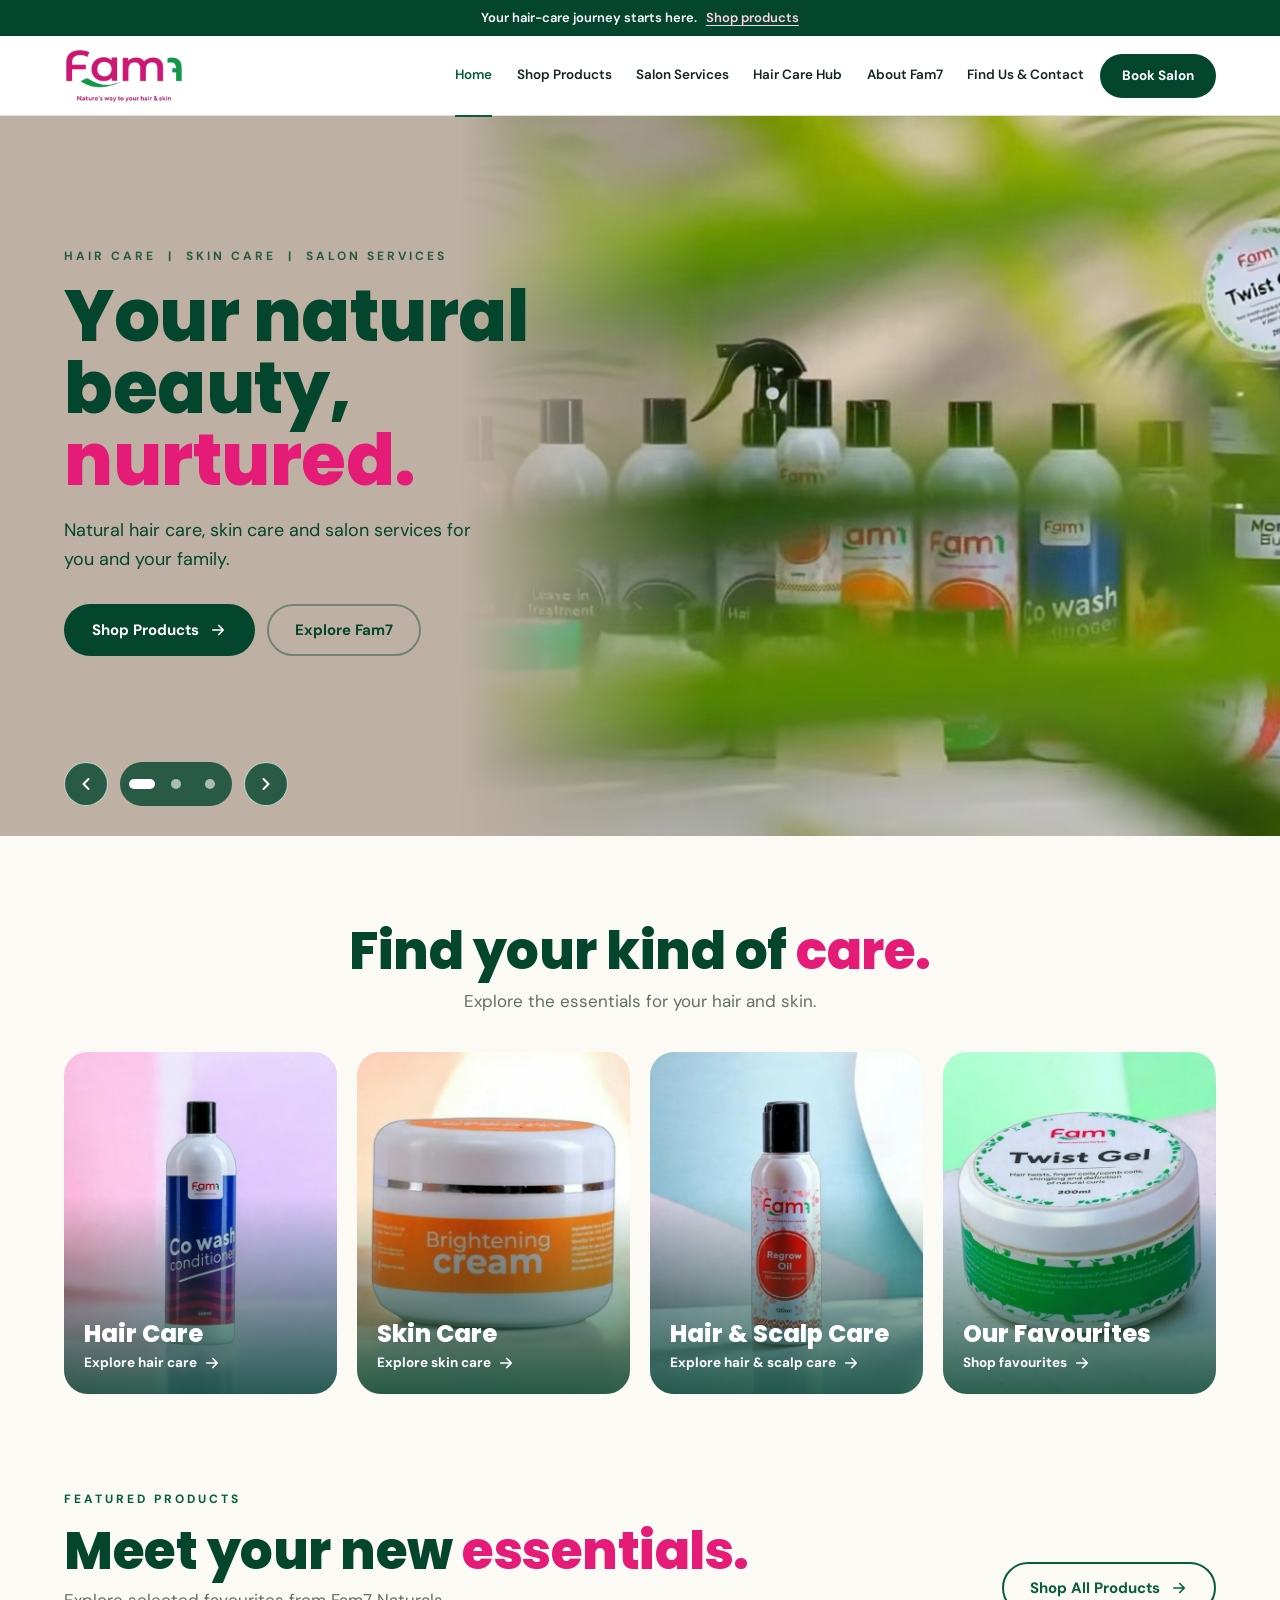
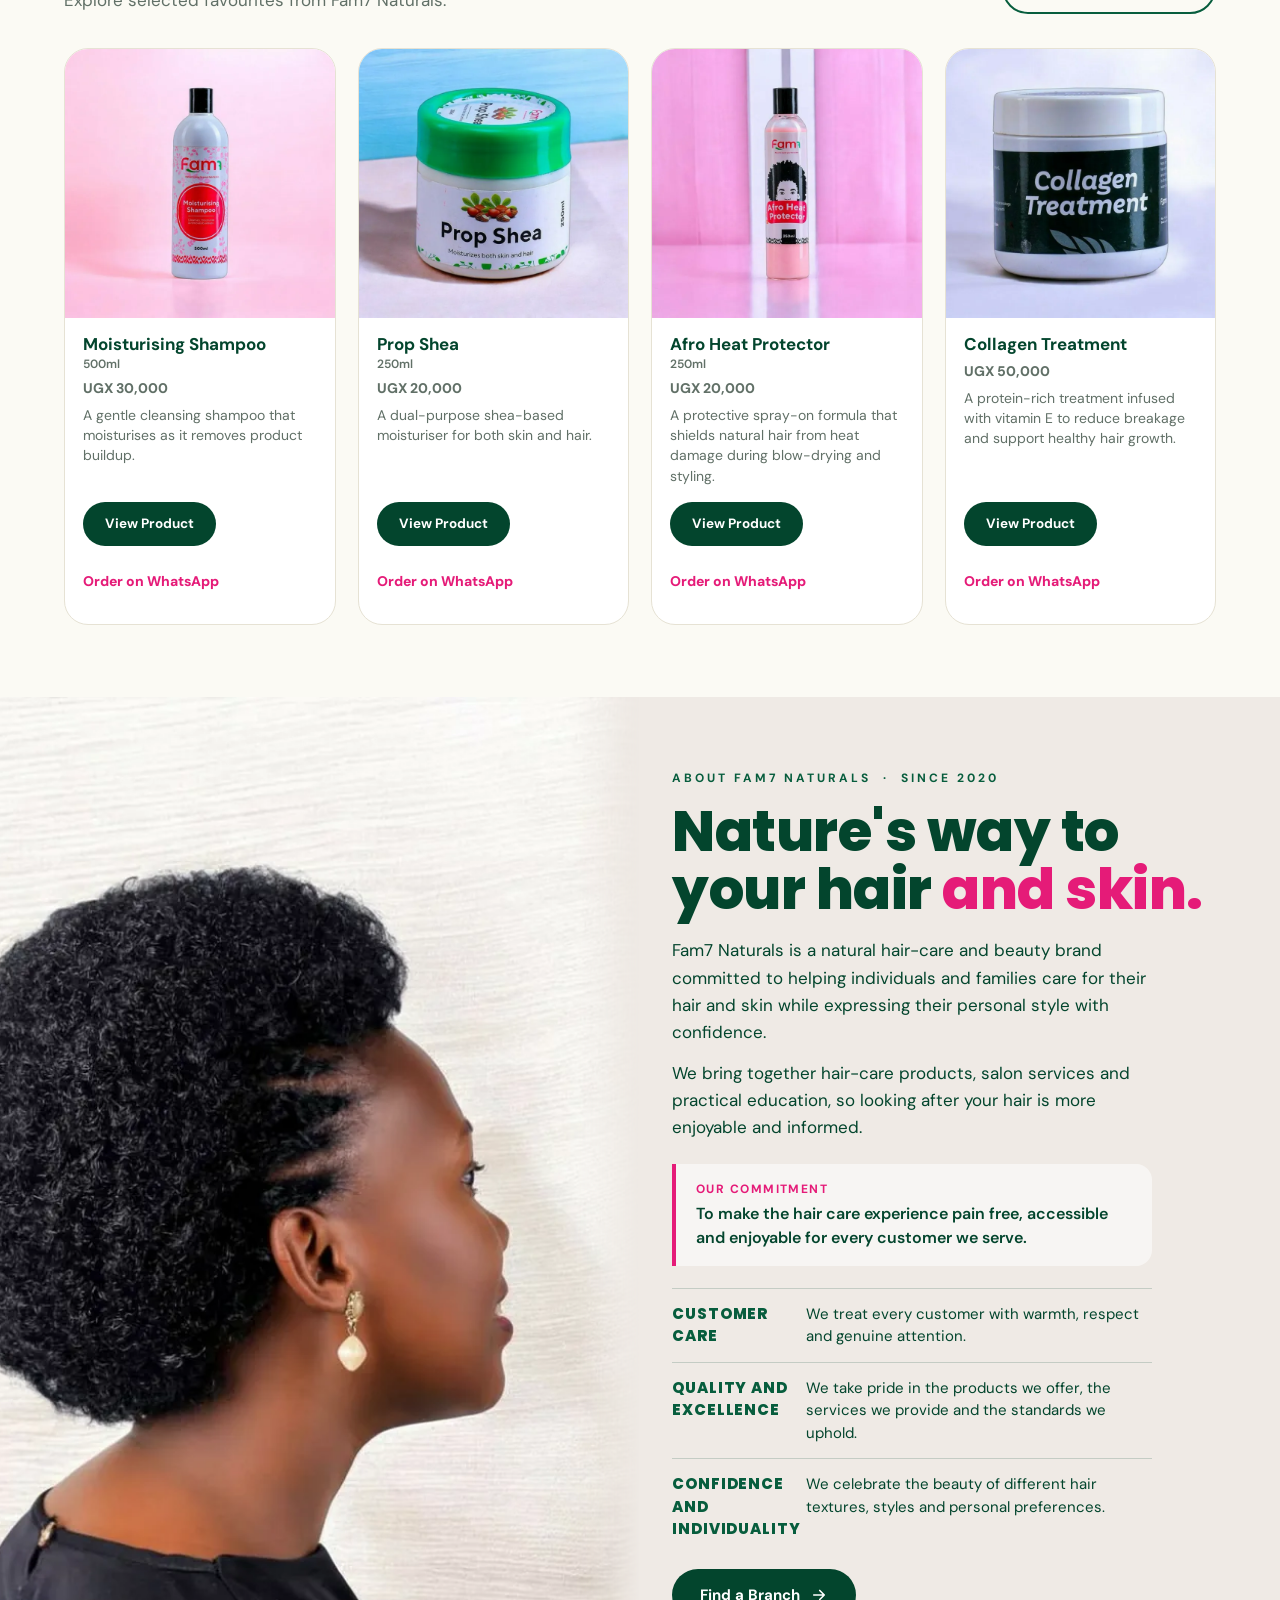
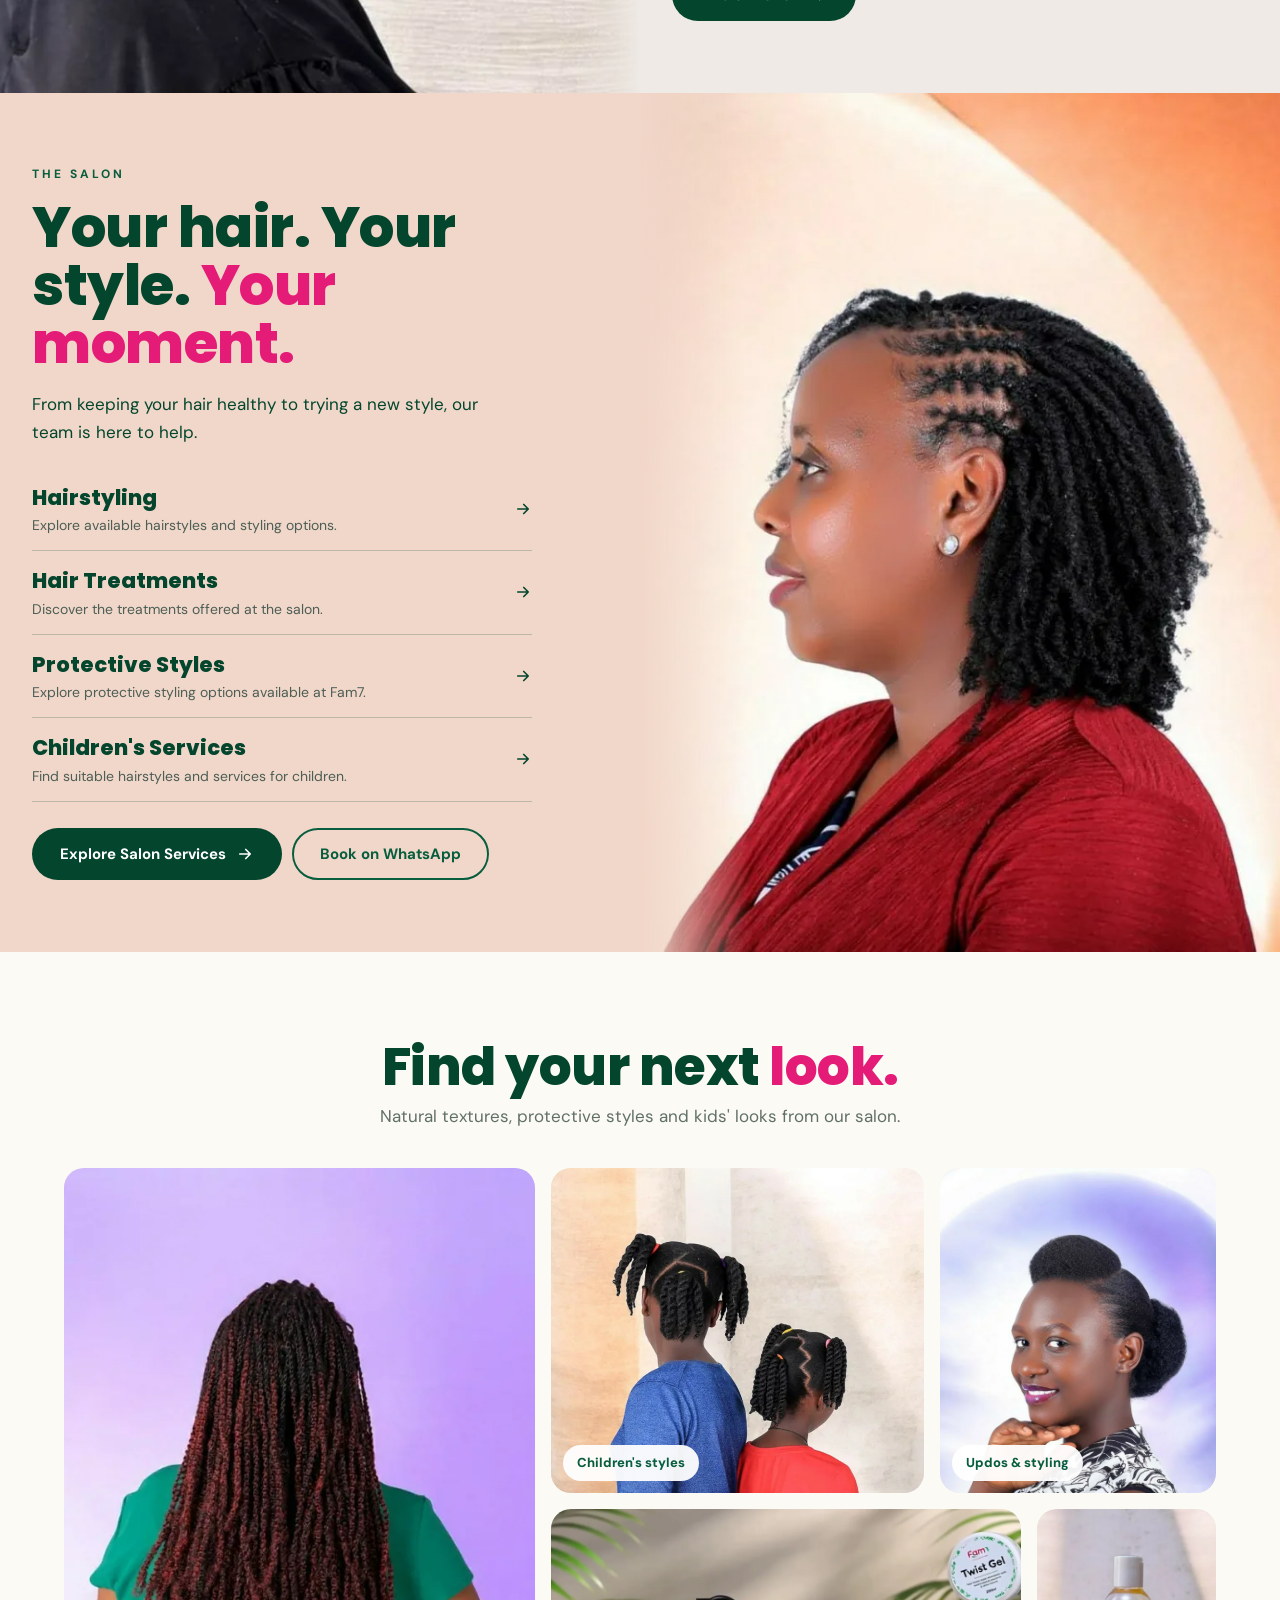
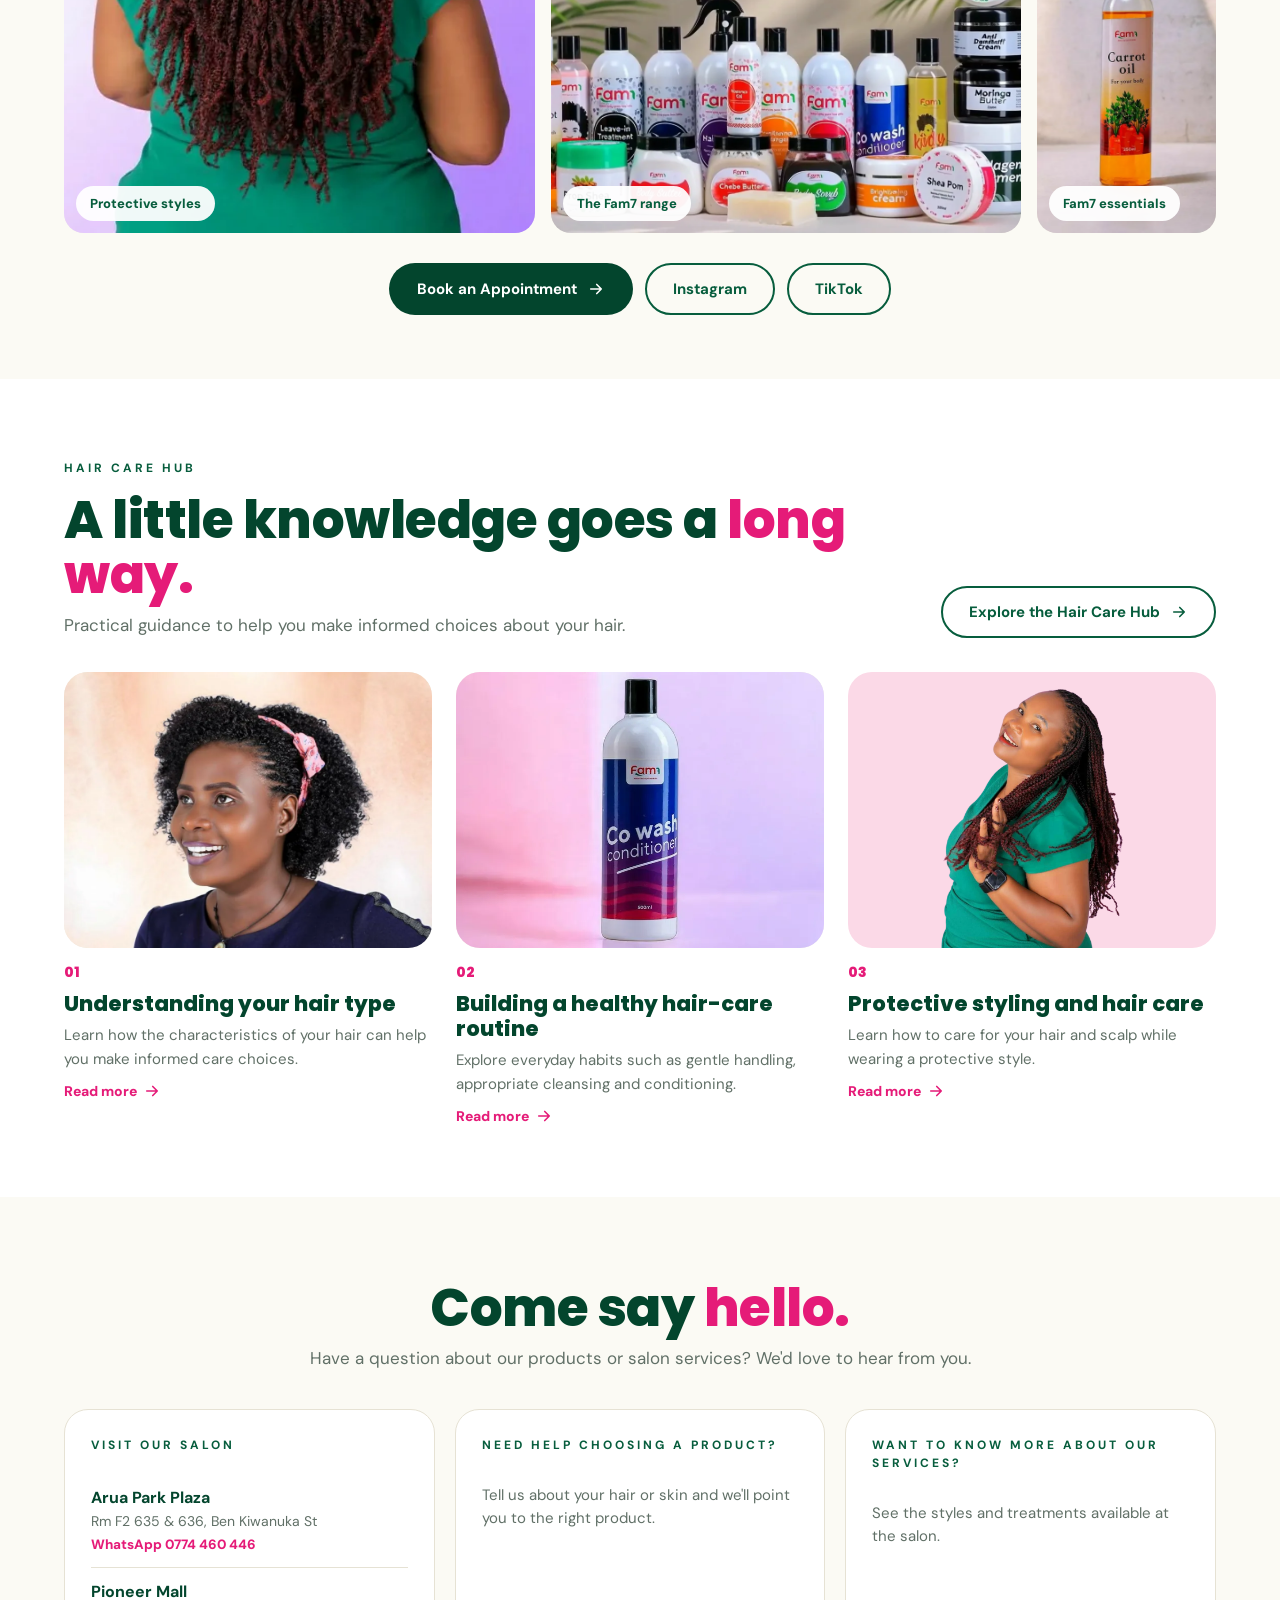
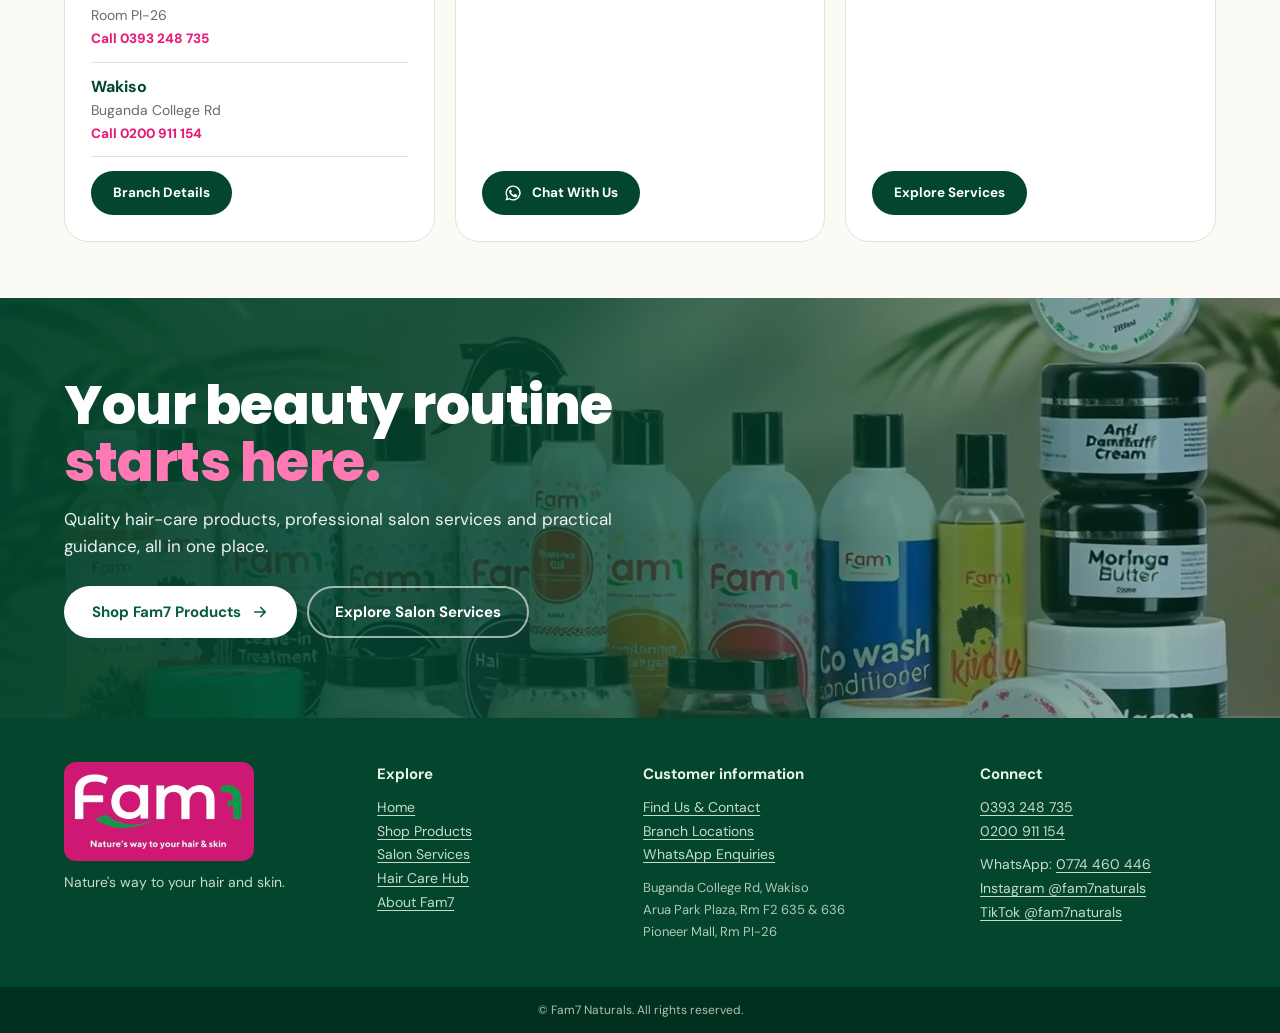
<file: index.html>
<!DOCTYPE html>
<html lang="en">
<head>
  <meta charset="UTF-8">
  <meta name="viewport" content="width=device-width, initial-scale=1">
  <meta name="description" content="Fam7 Naturals — natural hair and skin care products and expert salon services in Wakiso and Arua.">
  <meta name="theme-color" content="#075d3d">
  <title>Fam7 Naturals | Nature's way for your hair & skin</title>
  <link rel="icon" type="image/png" href="favicon.png">
  <link rel="apple-touch-icon" href="favicon.png">
  <link rel="preconnect" href="https://fonts.googleapis.com">
  <link rel="preconnect" href="https://fonts.gstatic.com" crossorigin>
  <link href="https://fonts.googleapis.com/css2?family=DM+Sans:wght@400;500;600;700&family=Poppins:wght@700;800&display=swap" rel="stylesheet">
  <link rel="stylesheet" href="style.css">
</head>
<body>
<div class="announce"><p>Your hair-care journey starts here. <a href="products.html">Shop products</a></p></div>
<header class="site-header">
  <a href="index.html" class="logo" aria-label="Fam7 Naturals home"><img src="logo.png" alt="Fam7 Naturals" class="header-logo-img" width="120" height="56"></a>
  <nav class="desktop-nav" aria-label="Main navigation"><a href="index.html" class="active" aria-current="page">Home</a><a href="products.html">Shop Products</a><a href="#salon">Salon Services</a><a href="#hub">Hair Care Hub</a><a href="#about">About Fam7</a><a href="#contact">Find Us &amp; Contact</a></nav>
  <div class="header-actions">
    <a href="https://wa.me/256774460446?text=Hello%20Fam7%20Naturals%2C%20I%20would%20like%20to%20book%20a%20salon%20appointment." class="btn btn-deep btn-sm book-btn" target="_blank" rel="noopener">Book Salon</a>
    <button class="menu-btn" id="menuBtn" aria-label="Open menu" aria-expanded="false" aria-controls="mobileNav"><span class="i-menu"><svg viewBox="0 0 24 24" width="26" height="26" fill="none" stroke="currentColor" stroke-width="2.2" stroke-linecap="round"><path d="M4 7h16M4 12h16M4 17h16"/></svg></span><span class="i-close"><svg viewBox="0 0 24 24" width="26" height="26" fill="none" stroke="currentColor" stroke-width="2.2" stroke-linecap="round"><path d="M6 6l12 12M18 6L6 18"/></svg></span></button>
  </div>
  <nav class="mobile-nav" id="mobileNav" aria-label="Mobile navigation" hidden><a href="index.html">Home</a><a href="products.html">Shop Products</a><a href="#salon">Salon Services</a><a href="#hub">Hair Care Hub</a><a href="#about">About Fam7</a><a href="#contact">Find Us &amp; Contact</a><a href="https://wa.me/256774460446?text=Hello%20Fam7%20Naturals%2C%20I%20would%20like%20to%20book%20a%20salon%20appointment." class="mobile-book" target="_blank" rel="noopener">Book an Appointment</a></nav>
</header>
<main>
  <section class="hero" id="home" aria-roledescription="carousel" aria-label="Fam7 Naturals highlights">
    <div class="slides" id="slides">
      <article class="slide s-photo s-video cut is-on" style="--sb:#beb1a3" role="group" aria-roledescription="slide" aria-label="1 of 3: Our products">
        <div class="slide-copy"><p class="eyebrow">HAIR CARE &nbsp;|&nbsp; SKIN CARE &nbsp;|&nbsp; SALON SERVICES</p><h1>Your natural<br>beauty, <em>nurtured.</em></h1><p class="slide-text">Natural hair care, skin care and salon services for you and your family.</p><div class="cta-row"><a href="products.html" class="btn btn-deep">Shop Products <svg viewBox="0 0 24 24" width="18" height="18" fill="none" stroke="currentColor" stroke-width="2.2" stroke-linecap="round" stroke-linejoin="round"><path d="M5 12h14M13 6l6 6-6 6"/></svg></a><a href="#about" class="btn btn-ghost">Explore Fam7</a></div></div>
        <div class="slide-media"><img class="slide-poster" src="assets/hero/hero-lineup-poster.webp" alt="The Fam7 Naturals product range" width="1280" height="732" fetchpriority="high"><video id="heroVideo" muted playsinline preload="none" aria-hidden="true"><source src="assets/hero/hero-lineup.webm" type="video/webm"><source src="assets/hero/hero-lineup.mp4" type="video/mp4"></video></div></article>
      <article class="slide s-photo cut" style="--sb:#e9d9ca" role="group" aria-roledescription="slide" aria-label="2 of 3: Our salon" aria-hidden="true">
        <div class="slide-copy"><p class="eyebrow">THE SALON</p><h2>Beautiful hair<br>begins with <em>care.</em></h2><p class="slide-text">Discover styles and treatments designed around your hair.</p><div class="cta-row"><a href="#salon" class="btn btn-deep">Explore Salon Services <svg viewBox="0 0 24 24" width="18" height="18" fill="none" stroke="currentColor" stroke-width="2.2" stroke-linecap="round" stroke-linejoin="round"><path d="M5 12h14M13 6l6 6-6 6"/></svg></a></div></div>
        <div class="slide-media"><img style="object-position:50% 16%" src="assets/team/hero-salon.webp" alt="Fam7 client with long red twists, smiling" width="1000" height="1252" loading="lazy"></div></article>
      <article class="slide s-photo cut" style="--sb:#f8f6f7" role="group" aria-roledescription="slide" aria-label="3 of 3: Hair and skin" aria-hidden="true">
        <div class="slide-copy"><p class="eyebrow">HAIR &amp; SKIN</p><h2>Care for the beauty<br>that's <em>yours.</em></h2><p class="slide-text">Find the care your hair and skin need, with practical guidance from our team.</p><div class="cta-row"><a href="products.html#finder" class="btn btn-deep">Find Your Products <svg viewBox="0 0 24 24" width="18" height="18" fill="none" stroke="currentColor" stroke-width="2.2" stroke-linecap="round" stroke-linejoin="round"><path d="M5 12h14M13 6l6 6-6 6"/></svg></a></div></div>
        <div class="slide-media"><img src="assets/team/hero-skin.webp" alt="Fam7 client with natural curls and a pink headband" width="1000" height="1000" loading="lazy"></div></article>
    </div>
    <div class="hero-ui">
      <button class="hero-arrow" id="heroPrev" aria-label="Previous slide"><svg viewBox="0 0 24 24" width="20" height="20" fill="none" stroke="currentColor" stroke-width="2.4" stroke-linecap="round" stroke-linejoin="round"><path d="M15 6l-6 6 6 6"/></svg></button>
      <div class="hero-dots" id="heroDots"></div>
      <button class="hero-arrow" id="heroNext" aria-label="Next slide"><svg viewBox="0 0 24 24" width="20" height="20" fill="none" stroke="currentColor" stroke-width="2.4" stroke-linecap="round" stroke-linejoin="round"><path d="M9 6l6 6-6 6"/></svg></button>
    </div>
  </section>

  <section class="cats" id="categories" aria-label="Shop by category">
    <div class="sec-head"><h2>Find your kind of <em>care.</em></h2><p>Explore the essentials for your hair and skin.</p></div>
    <div class="cat-grid"><a class="cat" href="products.html#hair"><img src="assets/shop/cowash-conditioner.webp" alt="Fam7 Co-wash Conditioner" width="720" height="720" loading="lazy"><span class="cat-label"><b>Hair Care</b><i>Explore hair care <svg viewBox="0 0 24 24" width="18" height="18" fill="none" stroke="currentColor" stroke-width="2.2" stroke-linecap="round" stroke-linejoin="round"><path d="M5 12h14M13 6l6 6-6 6"/></svg></i></span></a><a class="cat" href="products.html#skin"><img src="assets/shop/brightening-cream.webp" alt="Fam7 Brightening Cream" width="720" height="720" loading="lazy"><span class="cat-label"><b>Skin Care</b><i>Explore skin care <svg viewBox="0 0 24 24" width="18" height="18" fill="none" stroke="currentColor" stroke-width="2.2" stroke-linecap="round" stroke-linejoin="round"><path d="M5 12h14M13 6l6 6-6 6"/></svg></i></span></a><a class="cat" href="products.html#hair-treatments"><img src="assets/shop/regrow-oil-teal.webp" alt="Fam7 Regrow Oil" width="720" height="720" loading="lazy"><span class="cat-label"><b>Hair &amp; Scalp Care</b><i>Explore hair &amp; scalp care <svg viewBox="0 0 24 24" width="18" height="18" fill="none" stroke="currentColor" stroke-width="2.2" stroke-linecap="round" stroke-linejoin="round"><path d="M5 12h14M13 6l6 6-6 6"/></svg></i></span></a><a class="cat" href="#favourites"><img src="assets/shop/twist-gel.webp" alt="Fam7 Twist Gel" width="720" height="720" loading="lazy"><span class="cat-label"><b>Our Favourites</b><i>Shop favourites <svg viewBox="0 0 24 24" width="18" height="18" fill="none" stroke="currentColor" stroke-width="2.2" stroke-linecap="round" stroke-linejoin="round"><path d="M5 12h14M13 6l6 6-6 6"/></svg></i></span></a></div>
  </section>

  <section class="favs" id="favourites" aria-label="Featured products">
    <div class="favs-head"><div><p class="eyebrow">FEATURED PRODUCTS</p><h2>Meet your new <em>essentials.</em></h2><p class="sec-sub">Explore selected favourites from Fam7 Naturals.</p></div><a class="btn btn-outline" href="products.html">Shop All Products <svg viewBox="0 0 24 24" width="18" height="18" fill="none" stroke="currentColor" stroke-width="2.2" stroke-linecap="round" stroke-linejoin="round"><path d="M5 12h14M13 6l6 6-6 6"/></svg></a></div>
    <div class="fav-grid"><article class="fav"><a class="fav-img" href="products.html#moisturising-shampoo"><img src="assets/shop/moisturising-shampoo.webp" alt="Moisturising Shampoo" width="720" height="720" loading="lazy"></a><div class="fav-body"><h3>Moisturising Shampoo <small>500ml</small></h3><p class="fav-price">UGX 30,000</p><p>A gentle cleansing shampoo that moisturises as it removes product buildup.</p><div class="fav-actions"><a class="btn btn-deep btn-sm" href="products.html#moisturising-shampoo">View Product</a><a class="fav-order" href="https://wa.me/256774460446?text=Hello%20Fam7%20Naturals%2C%20I%20would%20like%20to%20order%20the%20Moisturising%20Shampoo." target="_blank" rel="noopener">Order on WhatsApp</a></div></div></article><article class="fav"><a class="fav-img" href="products.html#prop-shea"><img src="assets/shop/prop-shea.webp" alt="Prop Shea" width="720" height="720" loading="lazy"></a><div class="fav-body"><h3>Prop Shea <small>250ml</small></h3><p class="fav-price">UGX 20,000</p><p>A dual-purpose shea-based moisturiser for both skin and hair.</p><div class="fav-actions"><a class="btn btn-deep btn-sm" href="products.html#prop-shea">View Product</a><a class="fav-order" href="https://wa.me/256774460446?text=Hello%20Fam7%20Naturals%2C%20I%20would%20like%20to%20order%20the%20Prop%20Shea." target="_blank" rel="noopener">Order on WhatsApp</a></div></div></article><article class="fav"><a class="fav-img" href="products.html#afro-heat-protector"><img src="assets/shop/heat-protector.webp" alt="Afro Heat Protector" width="720" height="720" loading="lazy"></a><div class="fav-body"><h3>Afro Heat Protector <small>250ml</small></h3><p class="fav-price">UGX 20,000</p><p>A protective spray-on formula that shields natural hair from heat damage during blow-drying and styling.</p><div class="fav-actions"><a class="btn btn-deep btn-sm" href="products.html#afro-heat-protector">View Product</a><a class="fav-order" href="https://wa.me/256774460446?text=Hello%20Fam7%20Naturals%2C%20I%20would%20like%20to%20order%20the%20Afro%20Heat%20Protector." target="_blank" rel="noopener">Order on WhatsApp</a></div></div></article><article class="fav"><a class="fav-img" href="products.html#collagen-treatment"><img src="assets/shop/collagen-treatment.webp" alt="Collagen Treatment" width="720" height="720" loading="lazy"></a><div class="fav-body"><h3>Collagen Treatment</h3><p class="fav-price">UGX 50,000</p><p>A protein-rich treatment infused with vitamin E to reduce breakage and support healthy hair growth.</p><div class="fav-actions"><a class="btn btn-deep btn-sm" href="products.html#collagen-treatment">View Product</a><a class="fav-order" href="https://wa.me/256774460446?text=Hello%20Fam7%20Naturals%2C%20I%20would%20like%20to%20order%20the%20Collagen%20Treatment." target="_blank" rel="noopener">Order on WhatsApp</a></div></div></article></div>
  </section>

  <section class="split img-left" id="about" style="--sb:#efeae5" aria-label="The Fam7 difference">
    <div class="split-img"><img src="assets/team/afro-profile.webp" alt="Fam7 client with a natural afro in profile" width="900" height="972" loading="lazy"></div>
    <div class="split-copy"><p class="eyebrow">ABOUT FAM7 NATURALS &nbsp;·&nbsp; SINCE 2020</p><h2>Nature's way to your hair <em>and skin.</em></h2>
      <p class="lead">Fam7 Naturals is a natural hair-care and beauty brand committed to helping individuals and families care for their hair and skin while expressing their personal style with confidence.</p>
      <p class="lead">We bring together hair-care products, salon services and practical education, so looking after your hair is more enjoyable and informed.</p>
      <blockquote class="commit"><b>Our commitment</b>To make the hair care experience pain free, accessible and enjoyable for every customer we serve.</blockquote>
      <ul class="pillars"><li><b>Customer care</b><span>We treat every customer with warmth, respect and genuine attention.</span></li><li><b>Quality and excellence</b><span>We take pride in the products we offer, the services we provide and the standards we uphold.</span></li><li><b>Confidence and individuality</b><span>We celebrate the beauty of different hair textures, styles and personal preferences.</span></li></ul>
      <a class="btn btn-deep" href="#find">Find a Branch <svg viewBox="0 0 24 24" width="18" height="18" fill="none" stroke="currentColor" stroke-width="2.2" stroke-linecap="round" stroke-linejoin="round"><path d="M5 12h14M13 6l6 6-6 6"/></svg></a></div>
  </section>

  <section class="split img-right" id="salon" style="--sb:#f1d7c9" aria-label="Salon services">
    <div class="split-img"><img src="assets/team/locs-profile.webp" alt="Fam7 client with neat short locs in profile" width="900" height="900" loading="lazy"></div>
    <div class="split-copy"><p class="eyebrow">THE SALON</p><h2>Your hair. Your style. <em>Your moment.</em></h2>
      <p class="lead">From keeping your hair healthy to trying a new style, our team is here to help.</p>
      <ul class="svc-list"><li><a href="https://wa.me/256774460446?text=Hello%20Fam7%20Naturals%2C%20I%20would%20like%20to%20book%20a%20hairstyle." target="_blank" rel="noopener"><span><b>Hairstyling</b><em>Explore available hairstyles and styling options.</em></span><svg viewBox="0 0 24 24" width="18" height="18" fill="none" stroke="currentColor" stroke-width="2.2" stroke-linecap="round" stroke-linejoin="round"><path d="M5 12h14M13 6l6 6-6 6"/></svg></a></li><li><a href="https://wa.me/256774460446?text=Hello%20Fam7%20Naturals%2C%20I%20would%20like%20to%20book%20a%20hair%20treatment." target="_blank" rel="noopener"><span><b>Hair Treatments</b><em>Discover the treatments offered at the salon.</em></span><svg viewBox="0 0 24 24" width="18" height="18" fill="none" stroke="currentColor" stroke-width="2.2" stroke-linecap="round" stroke-linejoin="round"><path d="M5 12h14M13 6l6 6-6 6"/></svg></a></li><li><a href="https://wa.me/256774460446?text=Hello%20Fam7%20Naturals%2C%20I%20would%20like%20to%20book%20a%20protective%20style." target="_blank" rel="noopener"><span><b>Protective Styles</b><em>Explore protective styling options available at Fam7.</em></span><svg viewBox="0 0 24 24" width="18" height="18" fill="none" stroke="currentColor" stroke-width="2.2" stroke-linecap="round" stroke-linejoin="round"><path d="M5 12h14M13 6l6 6-6 6"/></svg></a></li><li><a href="https://wa.me/256774460446?text=Hello%20Fam7%20Naturals%2C%20I%20would%20like%20to%20book%20a%20children%27s%20style." target="_blank" rel="noopener"><span><b>Children's Services</b><em>Find suitable hairstyles and services for children.</em></span><svg viewBox="0 0 24 24" width="18" height="18" fill="none" stroke="currentColor" stroke-width="2.2" stroke-linecap="round" stroke-linejoin="round"><path d="M5 12h14M13 6l6 6-6 6"/></svg></a></li></ul>
      <div class="cta-row"><a class="btn btn-deep" href="#gallery">Explore Salon Services <svg viewBox="0 0 24 24" width="18" height="18" fill="none" stroke="currentColor" stroke-width="2.2" stroke-linecap="round" stroke-linejoin="round"><path d="M5 12h14M13 6l6 6-6 6"/></svg></a><a class="btn btn-outline" href="https://wa.me/256774460446?text=Hello%20Fam7%20Naturals%2C%20I%20would%20like%20to%20book%20a%20salon%20appointment." target="_blank" rel="noopener">Book on WhatsApp</a></div></div>
  </section>

  <section class="gallery" id="gallery" aria-label="Hair and beauty inspiration">
    <div class="sec-head"><h2>Find your next <em>look.</em></h2><p>Natural textures, protective styles and kids' looks from our salon.</p></div>
    <div class="gal-grid">
      <figure class="g g1"><img src="assets/team/long-twists.webp" alt="Long red twists, back view" width="800" height="800" loading="lazy"><figcaption>Protective styles</figcaption></figure>
      <figure class="g g2"><img src="assets/team/kids-twists.webp" alt="Two children with twisted styles" width="700" height="700" loading="lazy"><figcaption>Children's styles</figcaption></figure>
      <figure class="g g3"><img src="assets/team/updo.webp" alt="Sculpted natural-hair updo" width="700" height="700" loading="lazy"><figcaption>Updos &amp; styling</figcaption></figure>
      <figure class="g g4"><img src="assets/hero/hero-lineup-poster.webp" alt="The Fam7 product range among palm leaves" width="1280" height="732" loading="lazy"><figcaption>The Fam7 range</figcaption></figure>
      <figure class="g g5"><img src="assets/shop/carrot-oil.webp" alt="Fam7 Carrot Oil" width="720" height="720" loading="lazy"><figcaption>Fam7 essentials</figcaption></figure>
    </div>
    <div class="gal-cta"><a class="btn btn-deep" href="https://wa.me/256774460446?text=Hello%20Fam7%20Naturals%2C%20I%20would%20like%20to%20book%20a%20salon%20appointment." target="_blank" rel="noopener">Book an Appointment <svg viewBox="0 0 24 24" width="18" height="18" fill="none" stroke="currentColor" stroke-width="2.2" stroke-linecap="round" stroke-linejoin="round"><path d="M5 12h14M13 6l6 6-6 6"/></svg></a><a class="btn btn-outline" href="https://www.instagram.com/fam7naturals/" target="_blank" rel="noopener">Instagram</a><a class="btn btn-outline" href="https://www.tiktok.com/@fam7naturals" target="_blank" rel="noopener">TikTok</a></div>
  </section>

  <section class="hub" id="hub" aria-label="Hair Care Hub">
    <div class="favs-head"><div><p class="eyebrow">HAIR CARE HUB</p><h2>A little knowledge goes a <em>long way.</em></h2><p class="sec-sub">Practical guidance to help you make informed choices about your hair.</p></div><a class="btn btn-outline" href="hair-care-hub.html">Explore the Hair Care Hub <svg viewBox="0 0 24 24" width="18" height="18" fill="none" stroke="currentColor" stroke-width="2.2" stroke-linecap="round" stroke-linejoin="round"><path d="M5 12h14M13 6l6 6-6 6"/></svg></a></div>
    <div class="hub-grid"><a class="hub-card" href="hair-care-hub.html"><span class="hub-img"><img src="assets/team/curls-warm.webp" alt="Close view of natural curls" width="900" height="900" loading="lazy"></span><span class="hub-num">01</span><b>Understanding your hair type</b><span class="hub-txt">Learn how the characteristics of your hair can help you make informed care choices.</span><i>Read more <svg viewBox="0 0 24 24" width="18" height="18" fill="none" stroke="currentColor" stroke-width="2.2" stroke-linecap="round" stroke-linejoin="round"><path d="M5 12h14M13 6l6 6-6 6"/></svg></i></a><a class="hub-card" href="hair-care-hub.html"><span class="hub-img"><img src="assets/shop/cowash-conditioner.webp" alt="Fam7 Co-wash Conditioner" width="720" height="720" loading="lazy"></span><span class="hub-num">02</span><b>Building a healthy hair-care routine</b><span class="hub-txt">Explore everyday habits such as gentle handling, appropriate cleansing and conditioning.</span><i>Read more <svg viewBox="0 0 24 24" width="18" height="18" fill="none" stroke="currentColor" stroke-width="2.2" stroke-linecap="round" stroke-linejoin="round"><path d="M5 12h14M13 6l6 6-6 6"/></svg></i></a><a class="hub-card" href="hair-care-hub.html"><span class="hub-img hub-pink"><img class="hub-cut" src="assets/team/green-cutout.webp" alt="Client with long twists" width="631" height="900" loading="lazy"></span><span class="hub-num">03</span><b>Protective styling and hair care</b><span class="hub-txt">Learn how to care for your hair and scalp while wearing a protective style.</span><i>Read more <svg viewBox="0 0 24 24" width="18" height="18" fill="none" stroke="currentColor" stroke-width="2.2" stroke-linecap="round" stroke-linejoin="round"><path d="M5 12h14M13 6l6 6-6 6"/></svg></i></a></div>
  </section>

  <section class="find" id="find" aria-label="Find Fam7">
    <div class="sec-head"><h2>Come say <em>hello.</em></h2><p>Have a question about our products or salon services? We'd love to hear from you.</p></div>
    <div class="find-grid">
      <div class="find-card"><p class="eyebrow">VISIT OUR SALON</p><ul class="branch-list"><li><a class="branch-link" href="https://wa.me/256774460446?text=Hello%20Fam7%20Naturals%2C%20I%27m%20contacting%20the%20Arua%20Park%20Plaza%20branch." target="_blank" rel="noopener"><b>Arua Park Plaza</b><span>Rm F2 635 &amp; 636, Ben Kiwanuka St</span><em>WhatsApp 0774 460 446</em></a></li><li><a class="branch-link" href="tel:+256393248735"><b>Pioneer Mall</b><span>Room PI-26</span><em>Call 0393 248 735</em></a></li><li><a class="branch-link" href="tel:+256200911154"><b>Wakiso</b><span>Buganda College Rd</span><em>Call 0200 911 154</em></a></li></ul><a class="btn btn-deep btn-sm" href="#contact">Branch Details</a></div>
      <div class="find-card"><p class="eyebrow">NEED HELP CHOOSING A PRODUCT?</p><p>Tell us about your hair or skin and we'll point you to the right product.</p><a class="btn btn-deep btn-sm" href="https://wa.me/256774460446?text=Hello%20Fam7%20Naturals%2C%20I%20would%20like%20to%20order%20some%20products." target="_blank" rel="noopener"><svg viewBox="0 0 24 24" width="18" height="18" fill="currentColor"><path d="M12 2a10 10 0 0 0-8.6 15l-1.4 5 5.2-1.4A10 10 0 1 0 12 2zm0 18.2a8.2 8.2 0 0 1-4.2-1.2l-.3-.2-3 .8.8-2.9-.2-.3A8.2 8.2 0 1 1 12 20.200zm4.500-6.100c-.2-.1-1.500-.7-1.700-.8-.2-.1-.4-.1-.6.100l-.8 1c-.1.200-.3.200-.5.100a6.700 6.700 0 0 1-3.300-2.900c-.2-.4.200-.4.700-1.300.1-.2 0-.3 0-.5l-.8-1.800c-.2-.5-.4-.4-.6-.4h-.5a1 1 0 0 0-.7.300 3 3 0 0 0-.9 2.200 5.200 5.200 0 0 0 1.100 2.800 11.900 11.900 0 0 0 4.600 4c1.700.7 2.400.8 3.200.7a2.700 2.700 0 0 0 1.800-1.300 2.200 2.200 0 0 0 .2-1.300c-.1-.1-.3-.2-.5-.3z"/></svg> Chat With Us</a></div>
      <div class="find-card"><p class="eyebrow">WANT TO KNOW MORE ABOUT OUR SERVICES?</p><p>See the styles and treatments available at the salon.</p><a class="btn btn-deep btn-sm" href="#salon">Explore Services</a></div>
    </div>
  </section>
  <section class="final" aria-label="Start your routine">
    <img src="assets/hero/hero-lineup-poster.webp" alt="" width="1280" height="732" loading="lazy">
    <div class="final-copy"><h2>Your beauty routine <em>starts here.</em></h2><p>Quality hair-care products, professional salon services and practical guidance, all in one place.</p>
      <div class="cta-row"><a class="btn btn-white" href="products.html">Shop Fam7 Products <svg viewBox="0 0 24 24" width="18" height="18" fill="none" stroke="currentColor" stroke-width="2.2" stroke-linecap="round" stroke-linejoin="round"><path d="M5 12h14M13 6l6 6-6 6"/></svg></a><a class="btn btn-ghost" href="#salon">Explore Salon Services</a></div></div>
  </section>
</main>
<footer id="contact">
  <div class="foot-brand"><img src="logo-pink.png" alt="Fam7 Naturals" class="footer-logo-img" width="211" height="110"><p>Nature's way to your hair and skin.</p></div>
  <div><strong>Explore</strong><p><a href="index.html">Home</a><br><a href="products.html">Shop Products</a><br><a href="#salon">Salon Services</a><br><a href="#hub">Hair Care Hub</a><br><a href="#about">About Fam7</a></p></div>
  <div><strong>Customer information</strong><p><a href="#find">Find Us &amp; Contact</a><br><a href="#find">Branch Locations</a><br><a href="https://wa.me/256774460446?text=Hello%20Fam7%20Naturals%2C%20I%20would%20like%20to%20order%20some%20products." target="_blank" rel="noopener">WhatsApp Enquiries</a></p><p class="foot-addr">Buganda College Rd, Wakiso<br>Arua Park Plaza, Rm F2 635 &amp; 636<br>Pioneer Mall, Rm PI-26</p></div>
  <div><strong>Connect</strong><p><a href="tel:+256393248735">0393 248 735</a><br><a href="tel:+256200911154">0200 911 154</a></p><p>WhatsApp: <a href="https://wa.me/256774460446?text=Hello%20Fam7%20Naturals%2C%20I%20would%20like%20to%20order%20some%20products." target="_blank" rel="noopener">0774 460 446</a><br><a href="https://www.instagram.com/fam7naturals/" target="_blank" rel="noopener">Instagram @fam7naturals</a><br><a href="https://www.tiktok.com/@fam7naturals" target="_blank" rel="noopener">TikTok @fam7naturals</a></p></div>
</footer>
<div class="copy">&copy; Fam7 Naturals. All rights reserved.</div>
<script src="script.js"></script>
</body>
</html>
</file>
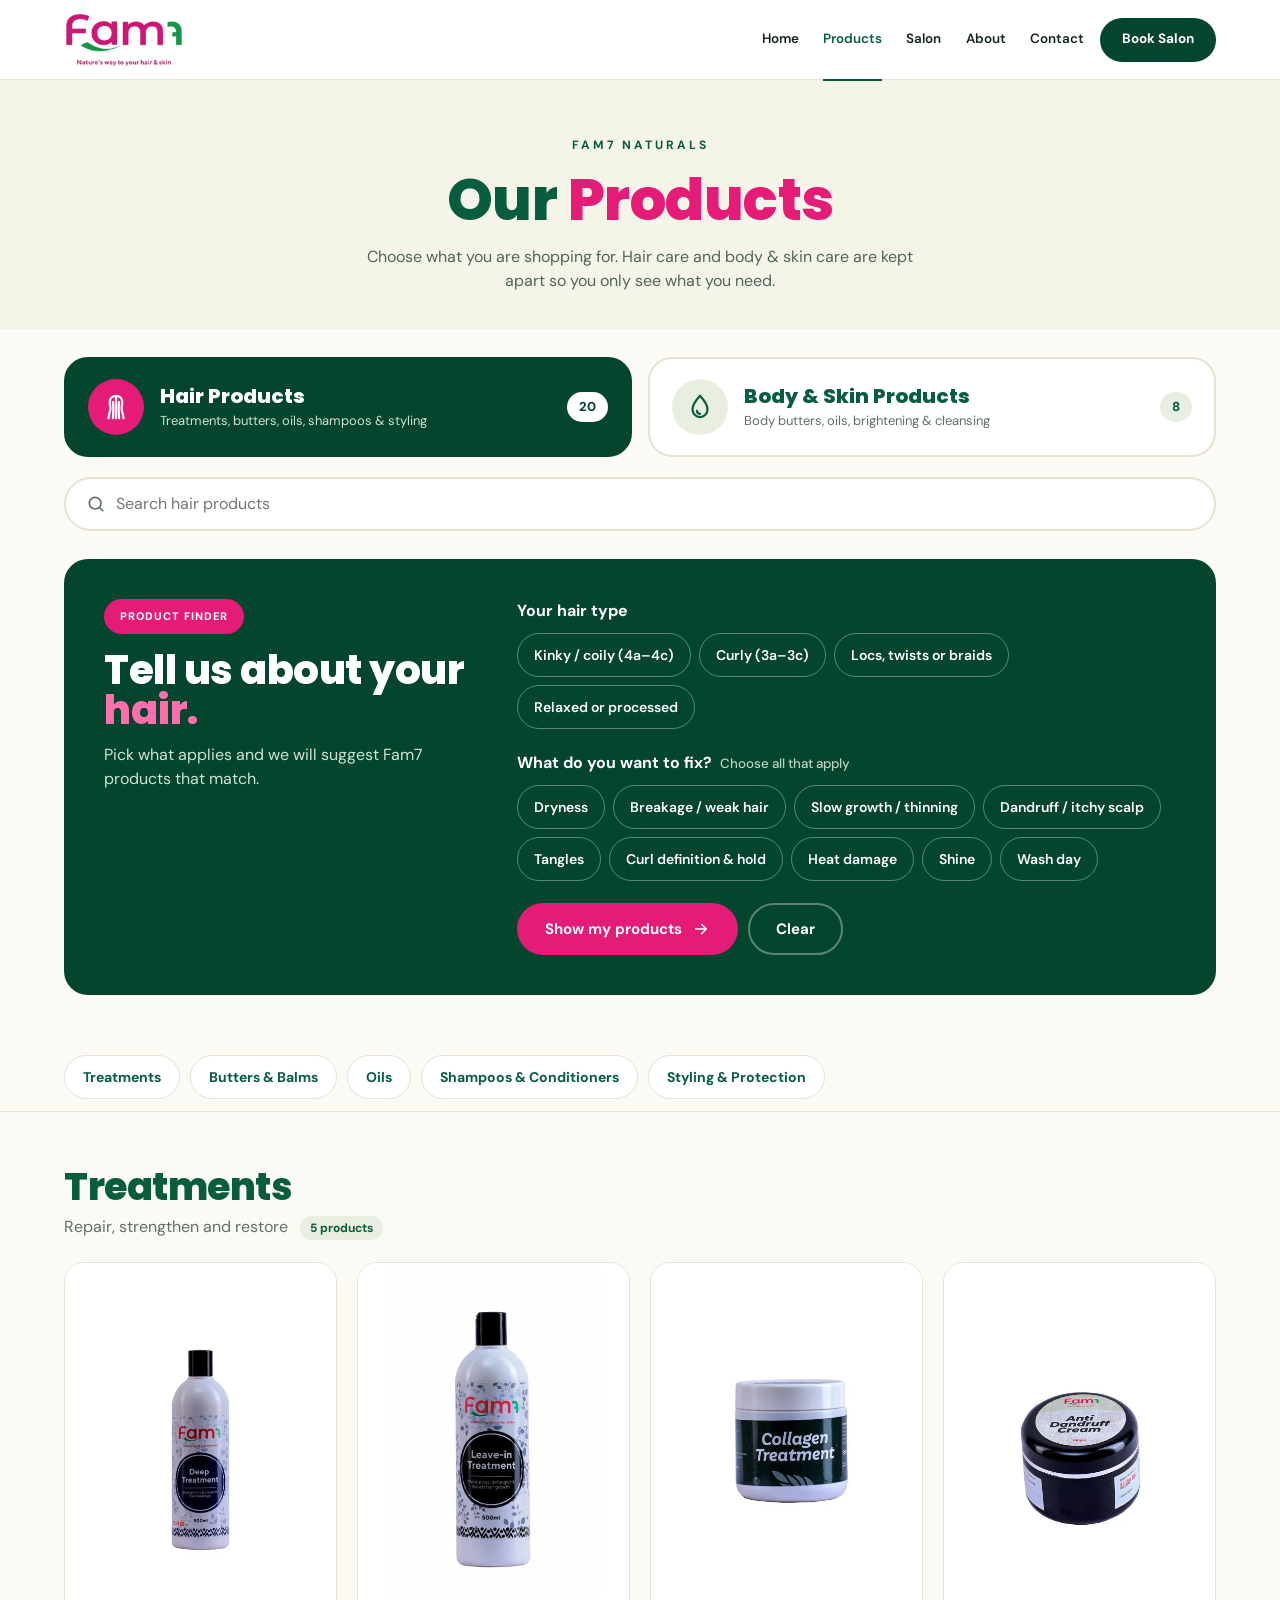
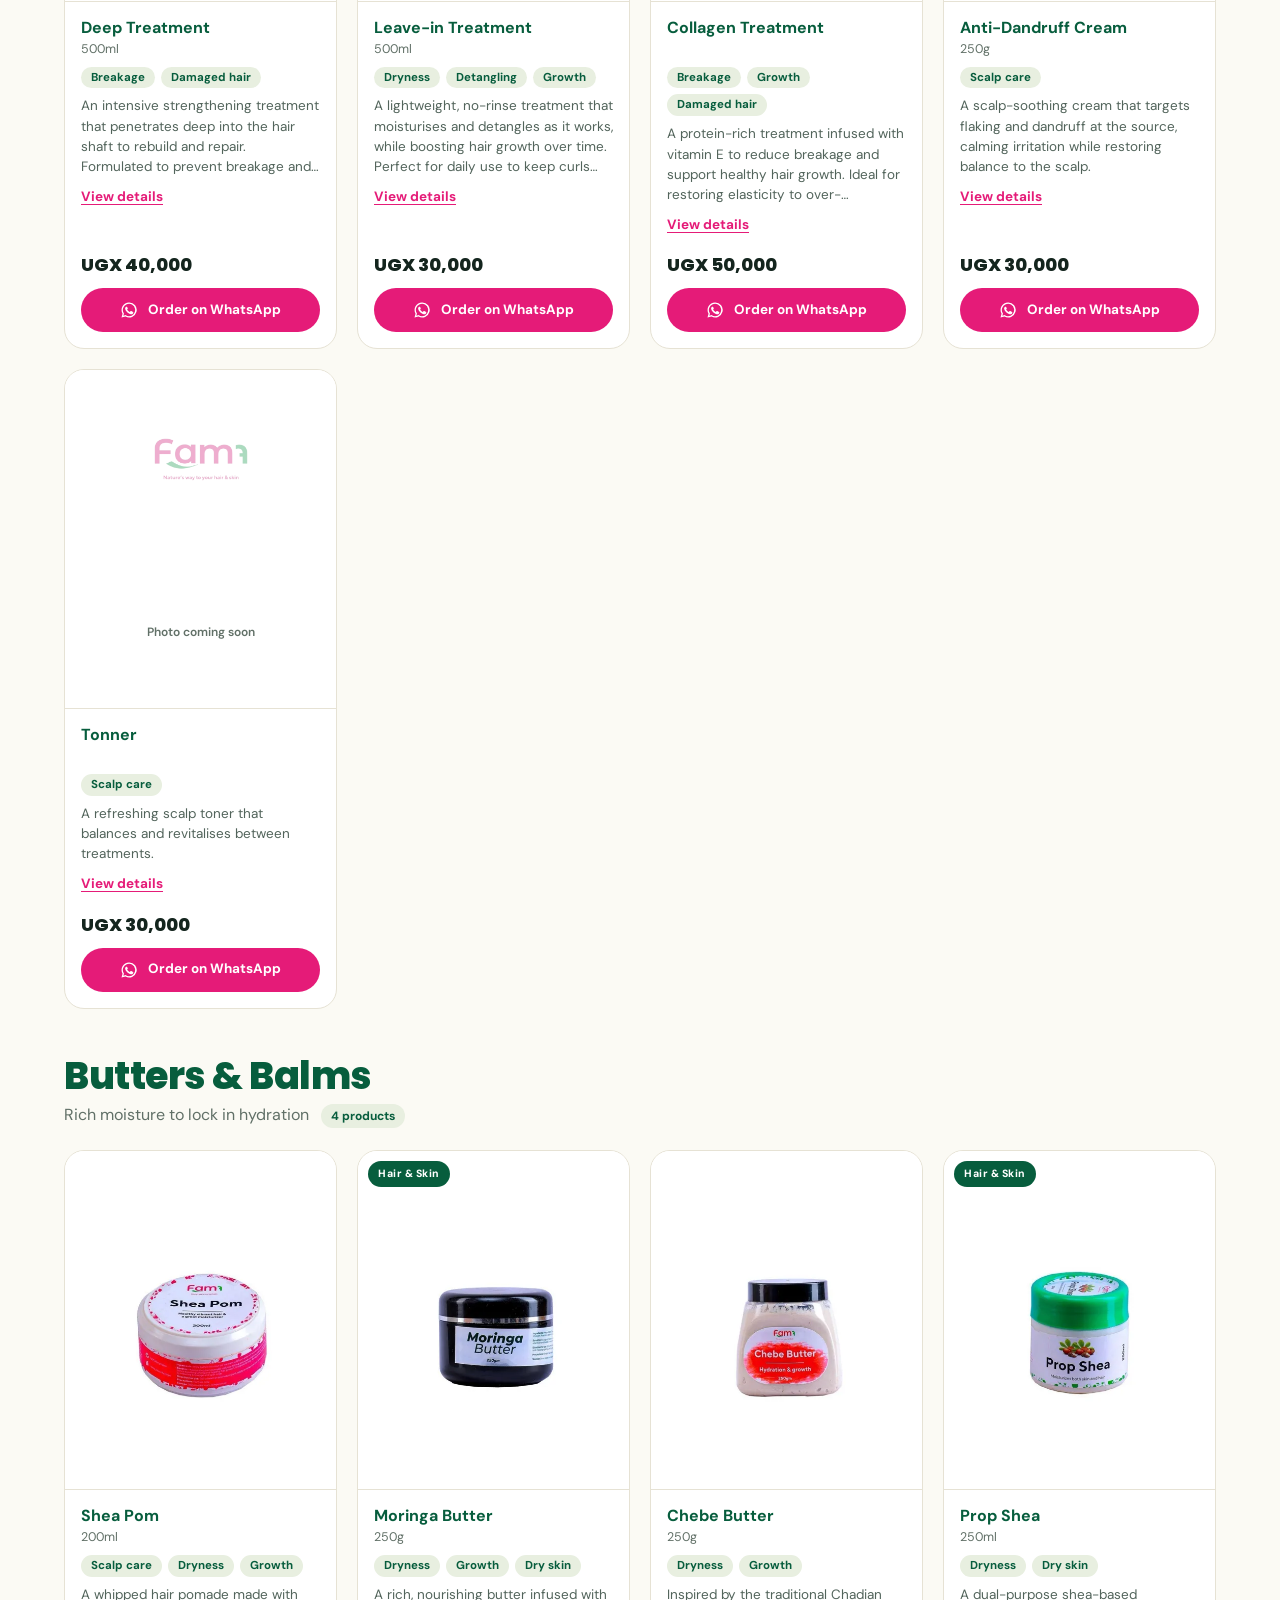
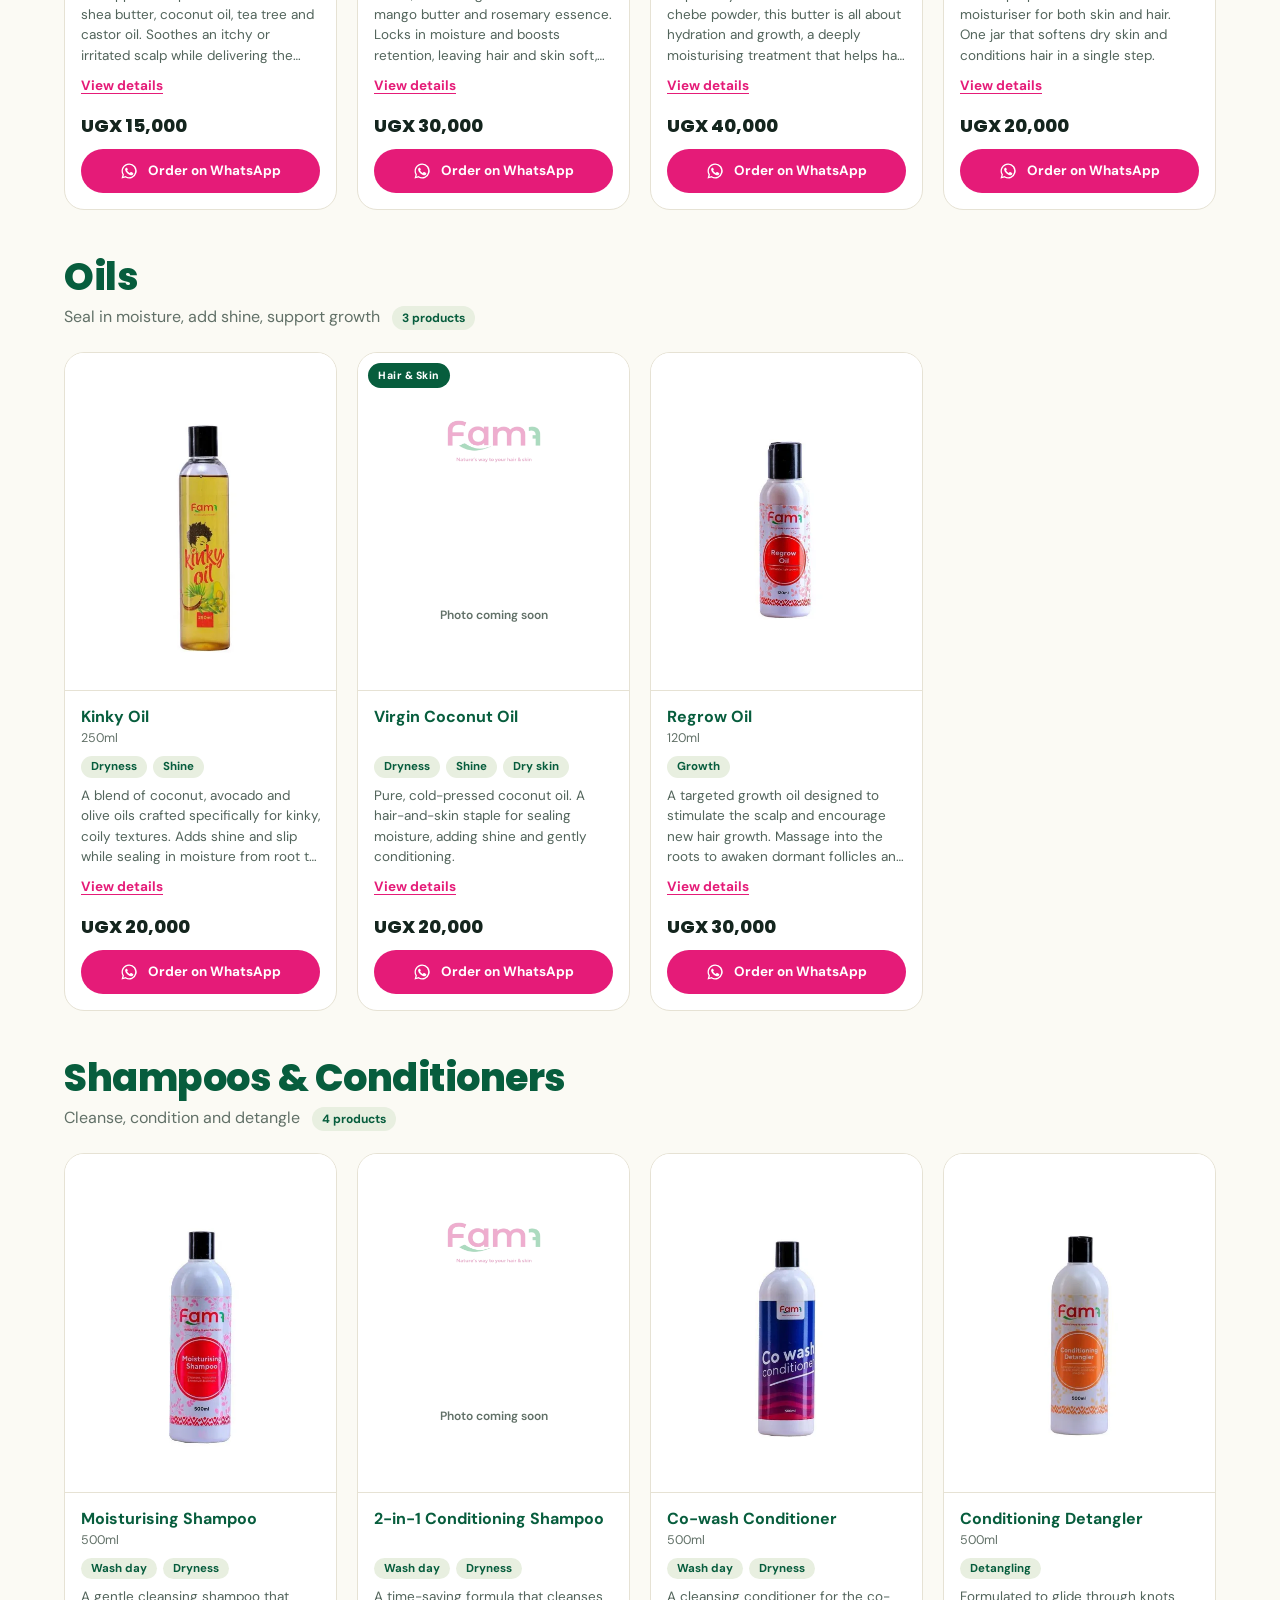
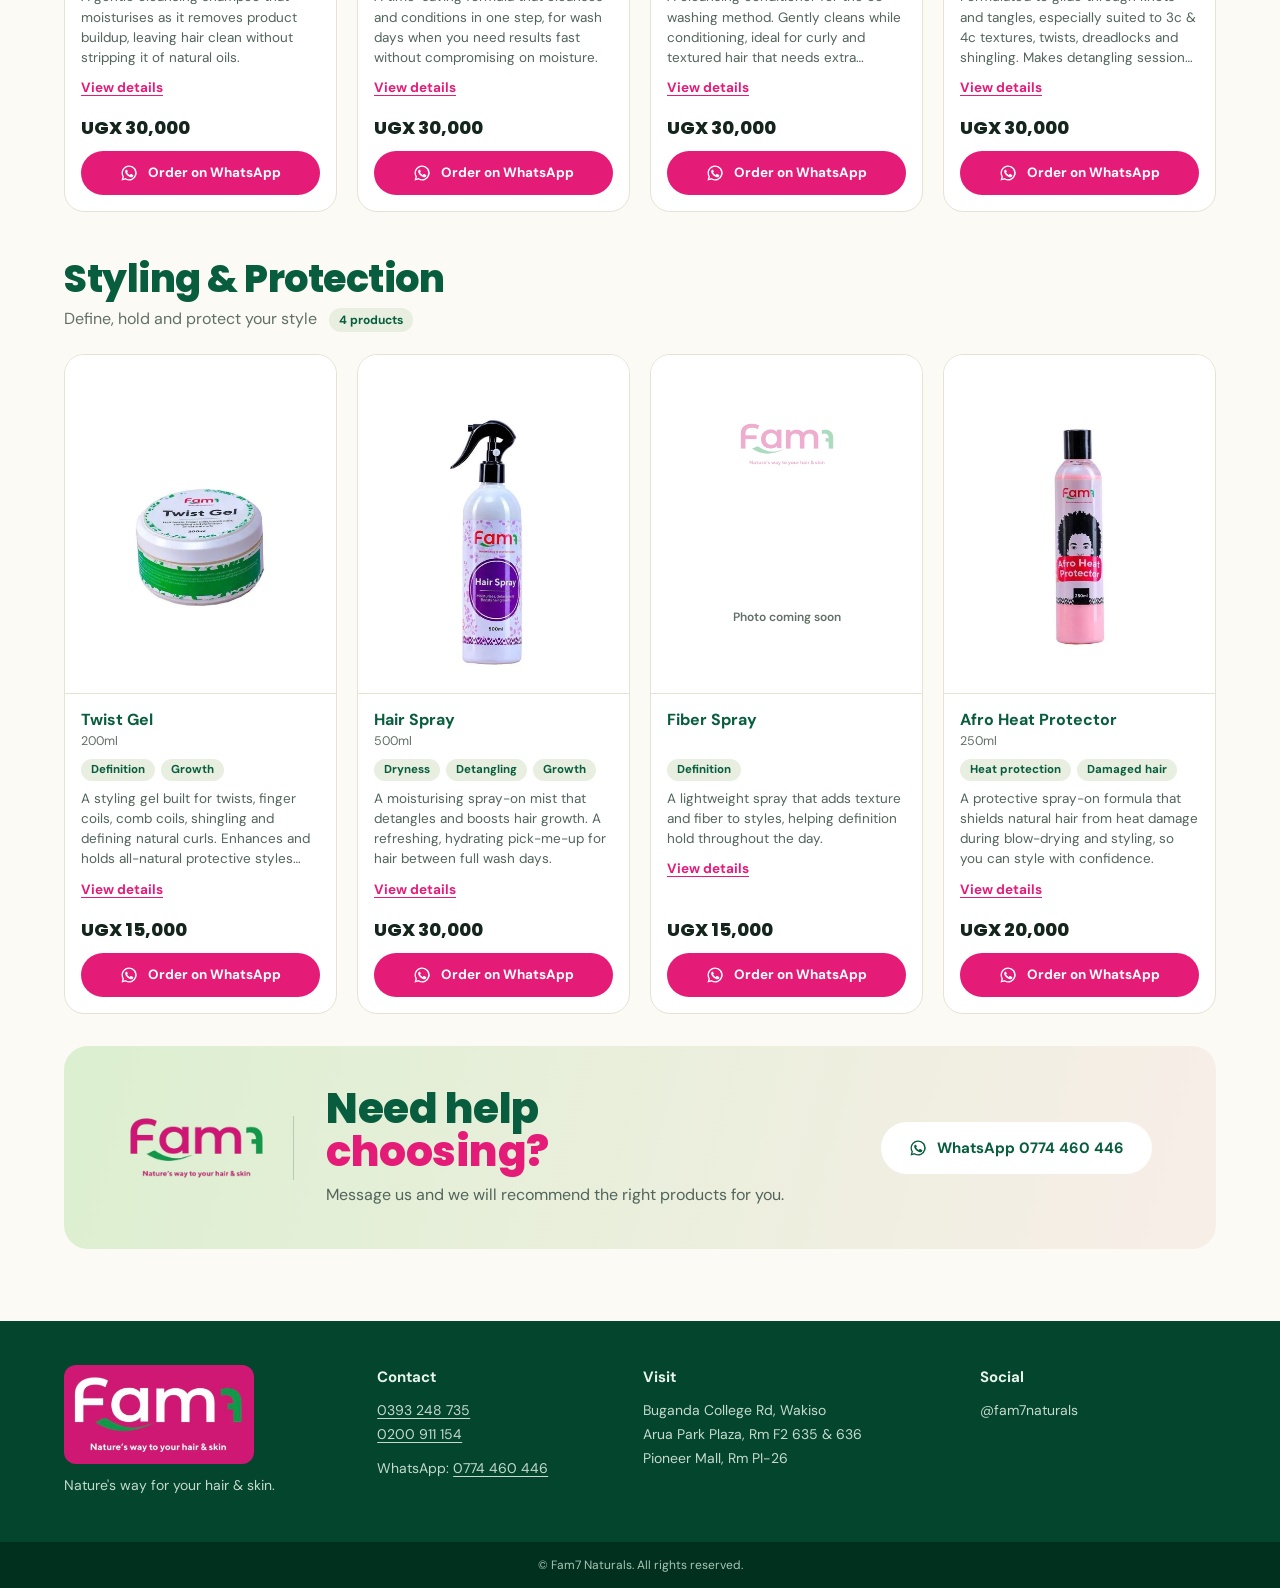
<file: products.html>
<!DOCTYPE html>
<html lang="en">
<head>
  <meta charset="UTF-8">
  <meta name="viewport" content="width=device-width, initial-scale=1">
  <meta name="description" content="Shop Fam7 Naturals hair care and body & skin care. Treatments, butters, oils, shampoos, styling and skin care. Order on WhatsApp.">
  <meta name="theme-color" content="#075d3d">
  <title>Products | Fam7 Naturals</title>
  <link rel="icon" type="image/png" href="favicon.png">
  <link rel="apple-touch-icon" href="favicon.png">
  <link rel="preconnect" href="https://fonts.googleapis.com">
  <link rel="preconnect" href="https://fonts.gstatic.com" crossorigin>
  <link href="https://fonts.googleapis.com/css2?family=DM+Sans:wght@400;500;600;700&family=Poppins:wght@700;800&display=swap" rel="stylesheet">
  <link rel="stylesheet" href="style.css">
</head>
<body class="page-products">
<header class="site-header">
  <a href="index.html" class="logo" aria-label="Fam7 Naturals home"><img src="logo.png" alt="Fam7 Naturals" class="header-logo-img" width="120" height="56"></a>
  <nav class="desktop-nav" aria-label="Main navigation"><a href="index.html">Home</a><a href="products.html" class="active" aria-current="page">Products</a><a href="index.html#salon">Salon</a><a href="index.html#about">About</a><a href="index.html#contact">Contact</a></nav>
  <div class="header-actions">
    <a href="https://wa.me/256774460446?text=Hello%20Fam7%20Naturals%2C%20I%20would%20like%20to%20book%20a%20salon%20appointment." class="btn btn-deep btn-sm book-btn" target="_blank" rel="noopener">Book Salon</a>
    <button class="menu-btn" id="menuBtn" aria-label="Open menu" aria-expanded="false" aria-controls="mobileNav"><span class="i-menu"><svg viewBox="0 0 24 24" width="26" height="26" fill="none" stroke="currentColor" stroke-width="2.2" stroke-linecap="round"><path d="M4 7h16M4 12h16M4 17h16"/></svg></span><span class="i-close"><svg viewBox="0 0 24 24" width="26" height="26" fill="none" stroke="currentColor" stroke-width="2.2" stroke-linecap="round"><path d="M6 6l12 12M18 6L6 18"/></svg></span></button>
  </div>
  <nav class="mobile-nav" id="mobileNav" aria-label="Mobile navigation" hidden><a href="index.html">Home</a><a href="products.html">Products</a><a href="index.html#salon">Salon</a><a href="index.html#about">About</a><a href="index.html#contact">Contact</a><a href="https://wa.me/256774460446?text=Hello%20Fam7%20Naturals%2C%20I%20would%20like%20to%20book%20a%20salon%20appointment." class="mobile-book" target="_blank" rel="noopener">Book an Appointment</a></nav>
</header>
<main>
  <section class="page-banner">
    <p class="eyebrow">FAM7 NATURALS</p>
    <h1>Our <em>Products</em></h1>
    <p>Choose what you are shopping for. Hair care and body &amp; skin care are kept apart so you only see what you need.</p>
  </section>

  <section class="chooser" aria-label="Choose product type">
    <div class="chooser-in" role="tablist" aria-label="Product type">
      <button type="button" class="choice is-on" id="tab-hair" data-group="hair" role="tab" aria-selected="true" aria-controls="catalog">
        <i><svg viewBox="0 0 24 24" width="30" height="30" fill="none" stroke="currentColor" stroke-width="1.8" stroke-linecap="round" stroke-linejoin="round"><path d="M12 3c-3 0-5 2-5 5 0 2 .5 3 .5 5 0 3-1.500 5-1.500 8M12 3c3 0 5 2 5 5 0 2-.5 3-.5 5 0 3 1.500 5 1.500 8M12 3v18M9.500 8c.5 3 .5 7 0 13M14.500 8c-.5 3-.5 7 0 13"/></svg></i>
        <span class="c-text"><strong>Hair Products</strong><small>Treatments, butters, oils, shampoos &amp; styling</small></span>
        <em>20</em>
      </button>
      <button type="button" class="choice" id="tab-skin" data-group="skin" role="tab" aria-selected="false" aria-controls="catalog">
        <i><svg viewBox="0 0 24 24" width="30" height="30" fill="none" stroke="currentColor" stroke-width="1.8" stroke-linecap="round" stroke-linejoin="round"><path d="M12 3s6 6.500 6 11a6 6 0 0 1-12 0c0-4.500 6-11 6-11z"/><path d="M9.500 15a2.500 2.500 0 0 0 2.500 2.500"/></svg></i>
        <span class="c-text"><strong>Body &amp; Skin Products</strong><small>Body butters, oils, brightening &amp; cleansing</small></span>
        <em>8</em>
      </button>
    </div>
    <label class="search" for="q"><svg viewBox="0 0 24 24" width="20" height="20" fill="none" stroke="currentColor" stroke-width="2" stroke-linecap="round"><circle cx="11" cy="11" r="7"/><path d="M20 20l-3.500-3.500"/></svg><input id="q" type="search" placeholder="Search hair products" autocomplete="off"></label>
  </section>

  <section class="finder" id="finder">
    <div class="finder-in">
      <div class="finder-head">
        <span class="pill pink">PRODUCT FINDER</span>
        <h2>Tell us about your <em id="finderWord">hair.</em></h2>
        <p>Pick what applies and we will suggest Fam7 products that match.</p>
      </div>
      <form class="finder-form" id="finderForm" novalidate>
        <div class="f-group" data-for="hair">
          <p class="f-label">Your hair type</p>
          <div class="opts" data-name="type">
            <button type="button" class="opt" data-v="coily">Kinky / coily (4a–4c)</button>
            <button type="button" class="opt" data-v="curly">Curly (3a–3c)</button>
            <button type="button" class="opt" data-v="locs">Locs, twists or braids</button>
            <button type="button" class="opt" data-v="relaxed">Relaxed or processed</button>
          </div>
          <p class="f-label">What do you want to fix? <small>Choose all that apply</small></p>
          <div class="opts" data-name="concern">
            <button type="button" class="opt" data-v="dryness">Dryness</button>
            <button type="button" class="opt" data-v="breakage">Breakage / weak hair</button>
            <button type="button" class="opt" data-v="growth">Slow growth / thinning</button>
            <button type="button" class="opt" data-v="scalp">Dandruff / itchy scalp</button>
            <button type="button" class="opt" data-v="tangles">Tangles</button>
            <button type="button" class="opt" data-v="definition">Curl definition &amp; hold</button>
            <button type="button" class="opt" data-v="heat">Heat damage</button>
            <button type="button" class="opt" data-v="shine">Shine</button>
            <button type="button" class="opt" data-v="cleanse">Wash day</button>
          </div>
        </div>
        <div class="f-group" data-for="skin" hidden>
          <p class="f-label">What does your skin need? <small>Choose all that apply</small></p>
          <div class="opts" data-name="skin">
            <button type="button" class="opt" data-v="dryskin">Dry skin</button>
            <button type="button" class="opt" data-v="dullskin">Dull or uneven tone</button>
            <button type="button" class="opt" data-v="skincleanse">Gentle everyday cleansing</button>
          </div>
        </div>
        <div class="f-actions">
          <button type="submit" class="btn btn-pink">Show my products <svg viewBox="0 0 24 24" width="18" height="18" fill="none" stroke="currentColor" stroke-width="2.2" stroke-linecap="round" stroke-linejoin="round"><path d="M5 12h14M13 6l6 6-6 6"/></svg></button>
          <button type="button" class="btn btn-ghost" id="finderReset">Clear</button>
        </div>
      </form>
      <div class="finder-result" id="finderResult" hidden aria-live="polite"></div>
    </div>
  </section>

  <nav class="cat-bar" aria-label="Product categories"><div class="cat-scroll" id="catScroll"><a href="#hair-treatments" data-group="hair">Treatments</a><a href="#hair-butters" data-group="hair">Butters &amp; Balms</a><a href="#hair-oils" data-group="hair">Oils</a><a href="#hair-wash" data-group="hair">Shampoos &amp; Conditioners</a><a href="#hair-styling" data-group="hair">Styling &amp; Protection</a><a href="#skin-moisturisers" data-group="skin" hidden>Body Butters &amp; Moisturisers</a><a href="#skin-glow" data-group="skin" hidden>Oils &amp; Brightening</a><a href="#skin-cleanse" data-group="skin" hidden>Cleansing &amp; Scrubs</a></div></nav>

  <div class="p-wrap" id="catalog" role="tabpanel">
<section class="p-section" id="hair-treatments" data-group="hair">
  <div class="p-head"><h2>Treatments</h2><p>Repair, strengthen and restore <span class="count">5 products</span></p></div>
  <div class="p-grid"><article class="p-card" data-id="deep-treatment" data-name="deep treatment an intensive strengthening treatment that penetrates deep into the hair shaft to rebuild and repair. formulated to prevent breakage and reinforce weak, damaged strands, leaving hair noticeably stronger after every wash. ">
  <button type="button" class="p-media" data-open="deep-treatment" aria-label="View details for Deep Treatment"><img src="assets/products/deep-treatment.webp" alt="Deep Treatment" loading="lazy" width="640" height="640"></button>
  <div class="p-body">
    <h3><button type="button" class="p-title" data-open="deep-treatment">Deep Treatment</button></h3>
    <p class="p-size">500ml</p>
    <ul class="p-tags"><li>Breakage</li><li>Damaged hair</li></ul>
    <p class="p-desc">An intensive strengthening treatment that penetrates deep into the hair shaft to rebuild and repair. Formulated to prevent breakage and reinforce weak, damaged strands, leaving hair noticeably stronger after every wash.</p>
    <button type="button" class="p-more" data-open="deep-treatment">View details</button>
    <div class="p-foot"><span class="p-price">UGX 40,000</span>
    <a class="btn btn-pink btn-sm" href="https://wa.me/256774460446?text=Hello%20Fam7%20Naturals%2C%20I%20would%20like%20to%20order%3A%20Deep%20Treatment%20%28500ml%29%20at%20UGX%2040%2C000.%20Is%20it%20available%3F" target="_blank" rel="noopener"><svg viewBox="0 0 24 24" width="18" height="18" fill="currentColor"><path d="M12 2a10 10 0 0 0-8.6 15l-1.4 5 5.2-1.4A10 10 0 1 0 12 2zm0 18.2a8.2 8.2 0 0 1-4.2-1.2l-.3-.2-3 .8.8-2.9-.2-.3A8.2 8.2 0 1 1 12 20.200zm4.500-6.100c-.2-.1-1.500-.7-1.700-.8-.2-.1-.4-.1-.6.100l-.8 1c-.1.200-.3.200-.5.100a6.700 6.700 0 0 1-3.300-2.900c-.2-.4.200-.4.700-1.300.1-.2 0-.3 0-.5l-.8-1.800c-.2-.5-.4-.4-.6-.4h-.5a1 1 0 0 0-.7.300 3 3 0 0 0-.9 2.200 5.200 5.200 0 0 0 1.100 2.800 11.900 11.900 0 0 0 4.600 4c1.700.7 2.400.8 3.200.7a2.700 2.700 0 0 0 1.800-1.300 2.200 2.200 0 0 0 .2-1.300c-.1-.1-.3-.2-.5-.3z"/></svg> <span>Order<span class="x"> on WhatsApp</span></span></a></div>
  </div>
</article><article class="p-card" data-id="leave-in-treatment" data-name="leave-in treatment a lightweight, no-rinse treatment that moisturises and detangles as it works, while boosting hair growth over time. perfect for daily use to keep curls and coils soft and manageable between wash days. ">
  <button type="button" class="p-media" data-open="leave-in-treatment" aria-label="View details for Leave-in Treatment"><img src="assets/products/leave-in-treatment.webp" alt="Leave-in Treatment" loading="lazy" width="640" height="640"></button>
  <div class="p-body">
    <h3><button type="button" class="p-title" data-open="leave-in-treatment">Leave-in Treatment</button></h3>
    <p class="p-size">500ml</p>
    <ul class="p-tags"><li>Dryness</li><li>Detangling</li><li>Growth</li></ul>
    <p class="p-desc">A lightweight, no-rinse treatment that moisturises and detangles as it works, while boosting hair growth over time. Perfect for daily use to keep curls and coils soft and manageable between wash days.</p>
    <button type="button" class="p-more" data-open="leave-in-treatment">View details</button>
    <div class="p-foot"><span class="p-price">UGX 30,000</span>
    <a class="btn btn-pink btn-sm" href="https://wa.me/256774460446?text=Hello%20Fam7%20Naturals%2C%20I%20would%20like%20to%20order%3A%20Leave-in%20Treatment%20%28500ml%29%20at%20UGX%2030%2C000.%20Is%20it%20available%3F" target="_blank" rel="noopener"><svg viewBox="0 0 24 24" width="18" height="18" fill="currentColor"><path d="M12 2a10 10 0 0 0-8.6 15l-1.4 5 5.2-1.4A10 10 0 1 0 12 2zm0 18.2a8.2 8.2 0 0 1-4.2-1.2l-.3-.2-3 .8.8-2.9-.2-.3A8.2 8.2 0 1 1 12 20.200zm4.500-6.100c-.2-.1-1.500-.7-1.700-.8-.2-.1-.4-.1-.6.100l-.8 1c-.1.200-.3.200-.5.100a6.700 6.700 0 0 1-3.300-2.900c-.2-.4.200-.4.700-1.300.1-.2 0-.3 0-.5l-.8-1.800c-.2-.5-.4-.4-.6-.4h-.5a1 1 0 0 0-.7.300 3 3 0 0 0-.9 2.200 5.200 5.200 0 0 0 1.100 2.800 11.900 11.900 0 0 0 4.600 4c1.700.7 2.400.8 3.200.7a2.700 2.700 0 0 0 1.800-1.300 2.200 2.200 0 0 0 .2-1.300c-.1-.1-.3-.2-.5-.3z"/></svg> <span>Order<span class="x"> on WhatsApp</span></span></a></div>
  </div>
</article><article class="p-card" data-id="collagen-treatment" data-name="collagen treatment a protein-rich treatment infused with vitamin e to reduce breakage and support healthy hair growth. ideal for restoring elasticity to over-processed or fragile hair. vitamin e protein">
  <button type="button" class="p-media" data-open="collagen-treatment" aria-label="View details for Collagen Treatment"><img src="assets/products/collagen-treatment.webp" alt="Collagen Treatment" loading="lazy" width="640" height="640"></button>
  <div class="p-body">
    <h3><button type="button" class="p-title" data-open="collagen-treatment">Collagen Treatment</button></h3>
    <p class="p-size">&nbsp;</p>
    <ul class="p-tags"><li>Breakage</li><li>Growth</li><li>Damaged hair</li></ul>
    <p class="p-desc">A protein-rich treatment infused with vitamin E to reduce breakage and support healthy hair growth. Ideal for restoring elasticity to over-processed or fragile hair.</p>
    <button type="button" class="p-more" data-open="collagen-treatment">View details</button>
    <div class="p-foot"><span class="p-price">UGX 50,000</span>
    <a class="btn btn-pink btn-sm" href="https://wa.me/256774460446?text=Hello%20Fam7%20Naturals%2C%20I%20would%20like%20to%20order%3A%20Collagen%20Treatment%20at%20UGX%2050%2C000.%20Is%20it%20available%3F" target="_blank" rel="noopener"><svg viewBox="0 0 24 24" width="18" height="18" fill="currentColor"><path d="M12 2a10 10 0 0 0-8.6 15l-1.4 5 5.2-1.4A10 10 0 1 0 12 2zm0 18.2a8.2 8.2 0 0 1-4.2-1.2l-.3-.2-3 .8.8-2.9-.2-.3A8.2 8.2 0 1 1 12 20.200zm4.500-6.100c-.2-.1-1.500-.7-1.700-.8-.2-.1-.4-.1-.6.100l-.8 1c-.1.200-.3.200-.5.100a6.700 6.700 0 0 1-3.300-2.900c-.2-.4.200-.4.700-1.300.1-.2 0-.3 0-.5l-.8-1.800c-.2-.5-.4-.4-.6-.4h-.5a1 1 0 0 0-.7.300 3 3 0 0 0-.9 2.200 5.200 5.200 0 0 0 1.100 2.800 11.900 11.900 0 0 0 4.600 4c1.700.7 2.400.8 3.200.7a2.700 2.700 0 0 0 1.800-1.300 2.200 2.200 0 0 0 .2-1.300c-.1-.1-.3-.2-.5-.3z"/></svg> <span>Order<span class="x"> on WhatsApp</span></span></a></div>
  </div>
</article><article class="p-card" data-id="anti-dandruff-cream" data-name="anti-dandruff cream a scalp-soothing cream that targets flaking and dandruff at the source, calming irritation while restoring balance to the scalp. ">
  <button type="button" class="p-media" data-open="anti-dandruff-cream" aria-label="View details for Anti-Dandruff Cream"><img src="assets/products/anti-dandruff.webp" alt="Anti-Dandruff Cream" loading="lazy" width="640" height="640"></button>
  <div class="p-body">
    <h3><button type="button" class="p-title" data-open="anti-dandruff-cream">Anti-Dandruff Cream</button></h3>
    <p class="p-size">250g</p>
    <ul class="p-tags"><li>Scalp care</li></ul>
    <p class="p-desc">A scalp-soothing cream that targets flaking and dandruff at the source, calming irritation while restoring balance to the scalp.</p>
    <button type="button" class="p-more" data-open="anti-dandruff-cream">View details</button>
    <div class="p-foot"><span class="p-price">UGX 30,000</span>
    <a class="btn btn-pink btn-sm" href="https://wa.me/256774460446?text=Hello%20Fam7%20Naturals%2C%20I%20would%20like%20to%20order%3A%20Anti-Dandruff%20Cream%20%28250g%29%20at%20UGX%2030%2C000.%20Is%20it%20available%3F" target="_blank" rel="noopener"><svg viewBox="0 0 24 24" width="18" height="18" fill="currentColor"><path d="M12 2a10 10 0 0 0-8.6 15l-1.4 5 5.2-1.4A10 10 0 1 0 12 2zm0 18.2a8.2 8.2 0 0 1-4.2-1.2l-.3-.2-3 .8.8-2.9-.2-.3A8.2 8.2 0 1 1 12 20.200zm4.500-6.100c-.2-.1-1.500-.7-1.700-.8-.2-.1-.4-.1-.6.100l-.8 1c-.1.200-.3.200-.5.100a6.700 6.700 0 0 1-3.300-2.900c-.2-.4.200-.4.700-1.300.1-.2 0-.3 0-.5l-.8-1.800c-.2-.5-.4-.4-.6-.4h-.5a1 1 0 0 0-.7.300 3 3 0 0 0-.9 2.200 5.200 5.200 0 0 0 1.100 2.800 11.900 11.900 0 0 0 4.600 4c1.700.7 2.400.8 3.200.7a2.700 2.700 0 0 0 1.800-1.300 2.200 2.200 0 0 0 .2-1.300c-.1-.1-.3-.2-.5-.3z"/></svg> <span>Order<span class="x"> on WhatsApp</span></span></a></div>
  </div>
</article><article class="p-card" data-id="tonner" data-name="tonner a refreshing scalp toner that balances and revitalises between treatments. ">
  <button type="button" class="p-media" data-open="tonner" aria-label="View details for Tonner"><div class="ph"><img src="logo.png" alt="" width="110" height="52"><span>Photo coming soon</span></div></button>
  <div class="p-body">
    <h3><button type="button" class="p-title" data-open="tonner">Tonner</button></h3>
    <p class="p-size">&nbsp;</p>
    <ul class="p-tags"><li>Scalp care</li></ul>
    <p class="p-desc">A refreshing scalp toner that balances and revitalises between treatments.</p>
    <button type="button" class="p-more" data-open="tonner">View details</button>
    <div class="p-foot"><span class="p-price">UGX 30,000</span>
    <a class="btn btn-pink btn-sm" href="https://wa.me/256774460446?text=Hello%20Fam7%20Naturals%2C%20I%20would%20like%20to%20order%3A%20Tonner%20at%20UGX%2030%2C000.%20Is%20it%20available%3F" target="_blank" rel="noopener"><svg viewBox="0 0 24 24" width="18" height="18" fill="currentColor"><path d="M12 2a10 10 0 0 0-8.6 15l-1.4 5 5.2-1.4A10 10 0 1 0 12 2zm0 18.2a8.2 8.2 0 0 1-4.2-1.2l-.3-.2-3 .8.8-2.9-.2-.3A8.2 8.2 0 1 1 12 20.200zm4.500-6.100c-.2-.1-1.500-.7-1.700-.8-.2-.1-.4-.1-.6.100l-.8 1c-.1.200-.3.200-.5.100a6.700 6.700 0 0 1-3.300-2.900c-.2-.4.200-.4.700-1.300.1-.2 0-.3 0-.5l-.8-1.800c-.2-.5-.4-.4-.6-.4h-.5a1 1 0 0 0-.7.300 3 3 0 0 0-.9 2.200 5.200 5.200 0 0 0 1.100 2.800 11.900 11.900 0 0 0 4.600 4c1.700.7 2.400.8 3.200.7a2.700 2.700 0 0 0 1.800-1.300 2.200 2.200 0 0 0 .2-1.300c-.1-.1-.3-.2-.5-.3z"/></svg> <span>Order<span class="x"> on WhatsApp</span></span></a></div>
  </div>
</article></div>
</section>
<section class="p-section" id="hair-butters" data-group="hair">
  <div class="p-head"><h2>Butters &amp; Balms</h2><p>Rich moisture to lock in hydration <span class="count">4 products</span></p></div>
  <div class="p-grid"><article class="p-card" data-id="shea-pom" data-name="shea pom a whipped hair pomade made with shea butter, coconut oil, tea tree and castor oil. soothes an itchy or irritated scalp while delivering the moisture that builds strong, vibrant, healthy-growing hair. shea butter coconut oil tea tree castor oil">
  <button type="button" class="p-media" data-open="shea-pom" aria-label="View details for Shea Pom"><img src="assets/products/shea-pom.webp" alt="Shea Pom" loading="lazy" width="640" height="640"></button>
  <div class="p-body">
    <h3><button type="button" class="p-title" data-open="shea-pom">Shea Pom</button></h3>
    <p class="p-size">200ml</p>
    <ul class="p-tags"><li>Scalp care</li><li>Dryness</li><li>Growth</li></ul>
    <p class="p-desc">A whipped hair pomade made with shea butter, coconut oil, tea tree and castor oil. Soothes an itchy or irritated scalp while delivering the moisture that builds strong, vibrant, healthy-growing hair.</p>
    <button type="button" class="p-more" data-open="shea-pom">View details</button>
    <div class="p-foot"><span class="p-price">UGX 15,000</span>
    <a class="btn btn-pink btn-sm" href="https://wa.me/256774460446?text=Hello%20Fam7%20Naturals%2C%20I%20would%20like%20to%20order%3A%20Shea%20Pom%20%28200ml%29%20at%20UGX%2015%2C000.%20Is%20it%20available%3F" target="_blank" rel="noopener"><svg viewBox="0 0 24 24" width="18" height="18" fill="currentColor"><path d="M12 2a10 10 0 0 0-8.6 15l-1.4 5 5.2-1.4A10 10 0 1 0 12 2zm0 18.2a8.2 8.2 0 0 1-4.2-1.2l-.3-.2-3 .8.8-2.9-.2-.3A8.2 8.2 0 1 1 12 20.200zm4.500-6.100c-.2-.1-1.500-.7-1.700-.8-.2-.1-.4-.1-.6.100l-.8 1c-.1.200-.3.200-.5.100a6.700 6.700 0 0 1-3.300-2.900c-.2-.4.200-.4.700-1.300.1-.2 0-.3 0-.5l-.8-1.800c-.2-.5-.4-.4-.6-.4h-.5a1 1 0 0 0-.7.300 3 3 0 0 0-.9 2.200 5.200 5.200 0 0 0 1.100 2.800 11.900 11.900 0 0 0 4.600 4c1.700.7 2.400.8 3.200.7a2.700 2.700 0 0 0 1.800-1.300 2.200 2.200 0 0 0 .2-1.300c-.1-.1-.3-.2-.5-.3z"/></svg> <span>Order<span class="x"> on WhatsApp</span></span></a></div>
  </div>
</article><article class="p-card" data-id="moringa-butter" data-name="moringa butter a rich, nourishing butter infused with mango butter and rosemary essence. locks in moisture and boosts retention, leaving hair and skin soft, supple and resilient. mango butter rosemary essence">
  <button type="button" class="p-media" data-open="moringa-butter" aria-label="View details for Moringa Butter"><img src="assets/products/moringa-butter.webp" alt="Moringa Butter" loading="lazy" width="640" height="640"><span class="badge">Hair &amp; Skin</span></button>
  <div class="p-body">
    <h3><button type="button" class="p-title" data-open="moringa-butter">Moringa Butter</button></h3>
    <p class="p-size">250g</p>
    <ul class="p-tags"><li>Dryness</li><li>Growth</li><li>Dry skin</li></ul>
    <p class="p-desc">A rich, nourishing butter infused with mango butter and rosemary essence. Locks in moisture and boosts retention, leaving hair and skin soft, supple and resilient.</p>
    <button type="button" class="p-more" data-open="moringa-butter">View details</button>
    <div class="p-foot"><span class="p-price">UGX 30,000</span>
    <a class="btn btn-pink btn-sm" href="https://wa.me/256774460446?text=Hello%20Fam7%20Naturals%2C%20I%20would%20like%20to%20order%3A%20Moringa%20Butter%20%28250g%29%20at%20UGX%2030%2C000.%20Is%20it%20available%3F" target="_blank" rel="noopener"><svg viewBox="0 0 24 24" width="18" height="18" fill="currentColor"><path d="M12 2a10 10 0 0 0-8.6 15l-1.4 5 5.2-1.4A10 10 0 1 0 12 2zm0 18.2a8.2 8.2 0 0 1-4.2-1.2l-.3-.2-3 .8.8-2.9-.2-.3A8.2 8.2 0 1 1 12 20.200zm4.500-6.100c-.2-.1-1.500-.7-1.700-.8-.2-.1-.4-.1-.6.100l-.8 1c-.1.200-.3.200-.5.100a6.700 6.700 0 0 1-3.300-2.900c-.2-.4.200-.4.700-1.300.1-.2 0-.3 0-.5l-.8-1.800c-.2-.5-.4-.4-.6-.4h-.5a1 1 0 0 0-.7.300 3 3 0 0 0-.9 2.200 5.200 5.200 0 0 0 1.100 2.800 11.900 11.900 0 0 0 4.600 4c1.700.7 2.400.8 3.200.7a2.700 2.700 0 0 0 1.800-1.300 2.200 2.200 0 0 0 .2-1.300c-.1-.1-.3-.2-.5-.3z"/></svg> <span>Order<span class="x"> on WhatsApp</span></span></a></div>
  </div>
</article><article class="p-card" data-id="chebe-butter" data-name="chebe butter inspired by the traditional chadian chebe powder, this butter is all about hydration and growth, a deeply moisturising treatment that helps hair grow longer and stronger with consistent use. ">
  <button type="button" class="p-media" data-open="chebe-butter" aria-label="View details for Chebe Butter"><img src="assets/products/chebe-butter.webp" alt="Chebe Butter" loading="lazy" width="640" height="640"></button>
  <div class="p-body">
    <h3><button type="button" class="p-title" data-open="chebe-butter">Chebe Butter</button></h3>
    <p class="p-size">250g</p>
    <ul class="p-tags"><li>Dryness</li><li>Growth</li></ul>
    <p class="p-desc">Inspired by the traditional Chadian chebe powder, this butter is all about hydration and growth, a deeply moisturising treatment that helps hair grow longer and stronger with consistent use.</p>
    <button type="button" class="p-more" data-open="chebe-butter">View details</button>
    <div class="p-foot"><span class="p-price">UGX 40,000</span>
    <a class="btn btn-pink btn-sm" href="https://wa.me/256774460446?text=Hello%20Fam7%20Naturals%2C%20I%20would%20like%20to%20order%3A%20Chebe%20Butter%20%28250g%29%20at%20UGX%2040%2C000.%20Is%20it%20available%3F" target="_blank" rel="noopener"><svg viewBox="0 0 24 24" width="18" height="18" fill="currentColor"><path d="M12 2a10 10 0 0 0-8.6 15l-1.4 5 5.2-1.4A10 10 0 1 0 12 2zm0 18.2a8.2 8.2 0 0 1-4.2-1.2l-.3-.2-3 .8.8-2.9-.2-.3A8.2 8.2 0 1 1 12 20.200zm4.500-6.100c-.2-.1-1.500-.7-1.700-.8-.2-.1-.4-.1-.6.100l-.8 1c-.1.200-.3.200-.5.100a6.700 6.700 0 0 1-3.300-2.900c-.2-.4.200-.4.700-1.300.1-.2 0-.3 0-.5l-.8-1.800c-.2-.5-.4-.4-.6-.4h-.5a1 1 0 0 0-.7.300 3 3 0 0 0-.9 2.200 5.200 5.200 0 0 0 1.100 2.800 11.900 11.900 0 0 0 4.600 4c1.700.7 2.400.8 3.200.7a2.700 2.700 0 0 0 1.800-1.300 2.200 2.200 0 0 0 .2-1.300c-.1-.1-.3-.2-.5-.3z"/></svg> <span>Order<span class="x"> on WhatsApp</span></span></a></div>
  </div>
</article><article class="p-card" data-id="prop-shea" data-name="prop shea a dual-purpose shea-based moisturiser for both skin and hair. one jar that softens dry skin and conditions hair in a single step. shea butter">
  <button type="button" class="p-media" data-open="prop-shea" aria-label="View details for Prop Shea"><img src="assets/products/prop-shea.webp" alt="Prop Shea" loading="lazy" width="640" height="640"><span class="badge">Hair &amp; Skin</span></button>
  <div class="p-body">
    <h3><button type="button" class="p-title" data-open="prop-shea">Prop Shea</button></h3>
    <p class="p-size">250ml</p>
    <ul class="p-tags"><li>Dryness</li><li>Dry skin</li></ul>
    <p class="p-desc">A dual-purpose shea-based moisturiser for both skin and hair. One jar that softens dry skin and conditions hair in a single step.</p>
    <button type="button" class="p-more" data-open="prop-shea">View details</button>
    <div class="p-foot"><span class="p-price">UGX 20,000</span>
    <a class="btn btn-pink btn-sm" href="https://wa.me/256774460446?text=Hello%20Fam7%20Naturals%2C%20I%20would%20like%20to%20order%3A%20Prop%20Shea%20%28250ml%29%20at%20UGX%2020%2C000.%20Is%20it%20available%3F" target="_blank" rel="noopener"><svg viewBox="0 0 24 24" width="18" height="18" fill="currentColor"><path d="M12 2a10 10 0 0 0-8.6 15l-1.4 5 5.2-1.4A10 10 0 1 0 12 2zm0 18.2a8.2 8.2 0 0 1-4.2-1.2l-.3-.2-3 .8.8-2.9-.2-.3A8.2 8.2 0 1 1 12 20.200zm4.500-6.100c-.2-.1-1.500-.7-1.700-.8-.2-.1-.4-.1-.6.100l-.8 1c-.1.200-.3.200-.5.100a6.700 6.700 0 0 1-3.300-2.900c-.2-.4.200-.4.700-1.300.1-.2 0-.3 0-.5l-.8-1.800c-.2-.5-.4-.4-.6-.4h-.5a1 1 0 0 0-.7.300 3 3 0 0 0-.9 2.200 5.200 5.200 0 0 0 1.100 2.800 11.900 11.900 0 0 0 4.600 4c1.700.7 2.400.8 3.200.7a2.700 2.700 0 0 0 1.800-1.300 2.200 2.200 0 0 0 .2-1.300c-.1-.1-.3-.2-.5-.3z"/></svg> <span>Order<span class="x"> on WhatsApp</span></span></a></div>
  </div>
</article></div>
</section>
<section class="p-section" id="hair-oils" data-group="hair">
  <div class="p-head"><h2>Oils</h2><p>Seal in moisture, add shine, support growth <span class="count">3 products</span></p></div>
  <div class="p-grid"><article class="p-card" data-id="kinky-oil" data-name="kinky oil a blend of coconut, avocado and olive oils crafted specifically for kinky, coily textures. adds shine and slip while sealing in moisture from root to tip. coconut oil avocado oil olive oil">
  <button type="button" class="p-media" data-open="kinky-oil" aria-label="View details for Kinky Oil"><img src="assets/products/kinky-oil.webp" alt="Kinky Oil" loading="lazy" width="640" height="640"></button>
  <div class="p-body">
    <h3><button type="button" class="p-title" data-open="kinky-oil">Kinky Oil</button></h3>
    <p class="p-size">250ml</p>
    <ul class="p-tags"><li>Dryness</li><li>Shine</li></ul>
    <p class="p-desc">A blend of coconut, avocado and olive oils crafted specifically for kinky, coily textures. Adds shine and slip while sealing in moisture from root to tip.</p>
    <button type="button" class="p-more" data-open="kinky-oil">View details</button>
    <div class="p-foot"><span class="p-price">UGX 20,000</span>
    <a class="btn btn-pink btn-sm" href="https://wa.me/256774460446?text=Hello%20Fam7%20Naturals%2C%20I%20would%20like%20to%20order%3A%20Kinky%20Oil%20%28250ml%29%20at%20UGX%2020%2C000.%20Is%20it%20available%3F" target="_blank" rel="noopener"><svg viewBox="0 0 24 24" width="18" height="18" fill="currentColor"><path d="M12 2a10 10 0 0 0-8.6 15l-1.4 5 5.2-1.4A10 10 0 1 0 12 2zm0 18.2a8.2 8.2 0 0 1-4.2-1.2l-.3-.2-3 .8.8-2.9-.2-.3A8.2 8.2 0 1 1 12 20.200zm4.500-6.100c-.2-.1-1.500-.7-1.700-.8-.2-.1-.4-.1-.6.100l-.8 1c-.1.200-.3.200-.5.100a6.700 6.700 0 0 1-3.300-2.900c-.2-.4.200-.4.700-1.300.1-.2 0-.3 0-.5l-.8-1.800c-.2-.5-.4-.4-.6-.4h-.5a1 1 0 0 0-.7.300 3 3 0 0 0-.9 2.200 5.200 5.200 0 0 0 1.100 2.800 11.900 11.900 0 0 0 4.600 4c1.700.7 2.400.8 3.200.7a2.700 2.700 0 0 0 1.800-1.300 2.200 2.200 0 0 0 .2-1.300c-.1-.1-.3-.2-.5-.3z"/></svg> <span>Order<span class="x"> on WhatsApp</span></span></a></div>
  </div>
</article><article class="p-card" data-id="virgin-coconut-oil" data-name="virgin coconut oil pure, cold-pressed coconut oil. a hair-and-skin staple for sealing moisture, adding shine and gently conditioning. cold-pressed coconut oil">
  <button type="button" class="p-media" data-open="virgin-coconut-oil" aria-label="View details for Virgin Coconut Oil"><div class="ph"><img src="logo.png" alt="" width="110" height="52"><span>Photo coming soon</span></div><span class="badge">Hair &amp; Skin</span></button>
  <div class="p-body">
    <h3><button type="button" class="p-title" data-open="virgin-coconut-oil">Virgin Coconut Oil</button></h3>
    <p class="p-size">&nbsp;</p>
    <ul class="p-tags"><li>Dryness</li><li>Shine</li><li>Dry skin</li></ul>
    <p class="p-desc">Pure, cold-pressed coconut oil. A hair-and-skin staple for sealing moisture, adding shine and gently conditioning.</p>
    <button type="button" class="p-more" data-open="virgin-coconut-oil">View details</button>
    <div class="p-foot"><span class="p-price">UGX 20,000</span>
    <a class="btn btn-pink btn-sm" href="https://wa.me/256774460446?text=Hello%20Fam7%20Naturals%2C%20I%20would%20like%20to%20order%3A%20Virgin%20Coconut%20Oil%20at%20UGX%2020%2C000.%20Is%20it%20available%3F" target="_blank" rel="noopener"><svg viewBox="0 0 24 24" width="18" height="18" fill="currentColor"><path d="M12 2a10 10 0 0 0-8.6 15l-1.4 5 5.2-1.4A10 10 0 1 0 12 2zm0 18.2a8.2 8.2 0 0 1-4.2-1.2l-.3-.2-3 .8.8-2.9-.2-.3A8.2 8.2 0 1 1 12 20.200zm4.500-6.100c-.2-.1-1.500-.7-1.700-.8-.2-.1-.4-.1-.6.100l-.8 1c-.1.200-.3.200-.5.100a6.700 6.700 0 0 1-3.300-2.900c-.2-.4.200-.4.700-1.300.1-.2 0-.3 0-.5l-.8-1.800c-.2-.5-.4-.4-.6-.4h-.5a1 1 0 0 0-.7.300 3 3 0 0 0-.9 2.200 5.200 5.200 0 0 0 1.100 2.800 11.900 11.900 0 0 0 4.600 4c1.700.7 2.400.8 3.200.7a2.700 2.700 0 0 0 1.800-1.300 2.200 2.200 0 0 0 .2-1.300c-.1-.1-.3-.2-.5-.3z"/></svg> <span>Order<span class="x"> on WhatsApp</span></span></a></div>
  </div>
</article><article class="p-card" data-id="regrow-oil" data-name="regrow oil a targeted growth oil designed to stimulate the scalp and encourage new hair growth. massage into the roots to awaken dormant follicles and thicken thinning areas. ">
  <button type="button" class="p-media" data-open="regrow-oil" aria-label="View details for Regrow Oil"><img src="assets/products/regrow-oil.webp" alt="Regrow Oil" loading="lazy" width="640" height="640"></button>
  <div class="p-body">
    <h3><button type="button" class="p-title" data-open="regrow-oil">Regrow Oil</button></h3>
    <p class="p-size">120ml</p>
    <ul class="p-tags"><li>Growth</li></ul>
    <p class="p-desc">A targeted growth oil designed to stimulate the scalp and encourage new hair growth. Massage into the roots to awaken dormant follicles and thicken thinning areas.</p>
    <button type="button" class="p-more" data-open="regrow-oil">View details</button>
    <div class="p-foot"><span class="p-price">UGX 30,000</span>
    <a class="btn btn-pink btn-sm" href="https://wa.me/256774460446?text=Hello%20Fam7%20Naturals%2C%20I%20would%20like%20to%20order%3A%20Regrow%20Oil%20%28120ml%29%20at%20UGX%2030%2C000.%20Is%20it%20available%3F" target="_blank" rel="noopener"><svg viewBox="0 0 24 24" width="18" height="18" fill="currentColor"><path d="M12 2a10 10 0 0 0-8.6 15l-1.4 5 5.2-1.4A10 10 0 1 0 12 2zm0 18.2a8.2 8.2 0 0 1-4.2-1.2l-.3-.2-3 .8.8-2.9-.2-.3A8.2 8.2 0 1 1 12 20.200zm4.500-6.100c-.2-.1-1.500-.7-1.700-.8-.2-.1-.4-.1-.6.100l-.8 1c-.1.200-.3.200-.5.100a6.700 6.700 0 0 1-3.300-2.900c-.2-.4.200-.4.700-1.300.1-.2 0-.3 0-.5l-.8-1.800c-.2-.5-.4-.4-.6-.4h-.5a1 1 0 0 0-.7.300 3 3 0 0 0-.9 2.200 5.200 5.200 0 0 0 1.100 2.800 11.900 11.900 0 0 0 4.600 4c1.700.7 2.400.8 3.200.7a2.700 2.700 0 0 0 1.800-1.300 2.200 2.200 0 0 0 .2-1.300c-.1-.1-.3-.2-.5-.3z"/></svg> <span>Order<span class="x"> on WhatsApp</span></span></a></div>
  </div>
</article></div>
</section>
<section class="p-section" id="hair-wash" data-group="hair">
  <div class="p-head"><h2>Shampoos &amp; Conditioners</h2><p>Cleanse, condition and detangle <span class="count">4 products</span></p></div>
  <div class="p-grid"><article class="p-card" data-id="moisturising-shampoo" data-name="moisturising shampoo a gentle cleansing shampoo that moisturises as it removes product buildup, leaving hair clean without stripping it of natural oils. ">
  <button type="button" class="p-media" data-open="moisturising-shampoo" aria-label="View details for Moisturising Shampoo"><img src="assets/products/moisturising-shampoo.webp" alt="Moisturising Shampoo" loading="lazy" width="640" height="640"></button>
  <div class="p-body">
    <h3><button type="button" class="p-title" data-open="moisturising-shampoo">Moisturising Shampoo</button></h3>
    <p class="p-size">500ml</p>
    <ul class="p-tags"><li>Wash day</li><li>Dryness</li></ul>
    <p class="p-desc">A gentle cleansing shampoo that moisturises as it removes product buildup, leaving hair clean without stripping it of natural oils.</p>
    <button type="button" class="p-more" data-open="moisturising-shampoo">View details</button>
    <div class="p-foot"><span class="p-price">UGX 30,000</span>
    <a class="btn btn-pink btn-sm" href="https://wa.me/256774460446?text=Hello%20Fam7%20Naturals%2C%20I%20would%20like%20to%20order%3A%20Moisturising%20Shampoo%20%28500ml%29%20at%20UGX%2030%2C000.%20Is%20it%20available%3F" target="_blank" rel="noopener"><svg viewBox="0 0 24 24" width="18" height="18" fill="currentColor"><path d="M12 2a10 10 0 0 0-8.6 15l-1.4 5 5.2-1.4A10 10 0 1 0 12 2zm0 18.2a8.2 8.2 0 0 1-4.2-1.2l-.3-.2-3 .8.8-2.9-.2-.3A8.2 8.2 0 1 1 12 20.200zm4.500-6.100c-.2-.1-1.500-.7-1.700-.8-.2-.1-.4-.1-.6.100l-.8 1c-.1.200-.3.200-.5.100a6.700 6.700 0 0 1-3.300-2.900c-.2-.4.200-.4.700-1.300.1-.2 0-.3 0-.5l-.8-1.800c-.2-.5-.4-.4-.6-.4h-.5a1 1 0 0 0-.7.300 3 3 0 0 0-.9 2.200 5.200 5.200 0 0 0 1.100 2.800 11.900 11.900 0 0 0 4.600 4c1.700.7 2.400.8 3.200.7a2.700 2.700 0 0 0 1.800-1.300 2.200 2.200 0 0 0 .2-1.300c-.1-.1-.3-.2-.5-.3z"/></svg> <span>Order<span class="x"> on WhatsApp</span></span></a></div>
  </div>
</article><article class="p-card" data-id="two-in-one-shampoo" data-name="2-in-1 conditioning shampoo a time-saving formula that cleanses and conditions in one step, for wash days when you need results fast without compromising on moisture. ">
  <button type="button" class="p-media" data-open="two-in-one-shampoo" aria-label="View details for 2-in-1 Conditioning Shampoo"><div class="ph"><img src="logo.png" alt="" width="110" height="52"><span>Photo coming soon</span></div></button>
  <div class="p-body">
    <h3><button type="button" class="p-title" data-open="two-in-one-shampoo">2-in-1 Conditioning Shampoo</button></h3>
    <p class="p-size">&nbsp;</p>
    <ul class="p-tags"><li>Wash day</li><li>Dryness</li></ul>
    <p class="p-desc">A time-saving formula that cleanses and conditions in one step, for wash days when you need results fast without compromising on moisture.</p>
    <button type="button" class="p-more" data-open="two-in-one-shampoo">View details</button>
    <div class="p-foot"><span class="p-price">UGX 30,000</span>
    <a class="btn btn-pink btn-sm" href="https://wa.me/256774460446?text=Hello%20Fam7%20Naturals%2C%20I%20would%20like%20to%20order%3A%202-in-1%20Conditioning%20Shampoo%20at%20UGX%2030%2C000.%20Is%20it%20available%3F" target="_blank" rel="noopener"><svg viewBox="0 0 24 24" width="18" height="18" fill="currentColor"><path d="M12 2a10 10 0 0 0-8.6 15l-1.4 5 5.2-1.4A10 10 0 1 0 12 2zm0 18.2a8.2 8.2 0 0 1-4.2-1.2l-.3-.2-3 .8.8-2.9-.2-.3A8.2 8.2 0 1 1 12 20.200zm4.500-6.100c-.2-.1-1.500-.7-1.700-.8-.2-.1-.4-.1-.6.100l-.8 1c-.1.200-.3.200-.5.100a6.700 6.700 0 0 1-3.300-2.900c-.2-.4.200-.4.700-1.300.1-.2 0-.3 0-.5l-.8-1.800c-.2-.5-.4-.4-.6-.4h-.5a1 1 0 0 0-.7.300 3 3 0 0 0-.9 2.200 5.200 5.200 0 0 0 1.100 2.800 11.900 11.900 0 0 0 4.600 4c1.700.7 2.400.8 3.200.7a2.700 2.700 0 0 0 1.800-1.300 2.200 2.200 0 0 0 .2-1.300c-.1-.1-.3-.2-.5-.3z"/></svg> <span>Order<span class="x"> on WhatsApp</span></span></a></div>
  </div>
</article><article class="p-card" data-id="cowash-conditioner" data-name="co-wash conditioner a cleansing conditioner for the co-washing method. gently cleans while conditioning, ideal for curly and textured hair that needs extra moisture between shampoo washes. ">
  <button type="button" class="p-media" data-open="cowash-conditioner" aria-label="View details for Co-wash Conditioner"><img src="assets/products/cowash-conditioner.webp" alt="Co-wash Conditioner" loading="lazy" width="640" height="640"></button>
  <div class="p-body">
    <h3><button type="button" class="p-title" data-open="cowash-conditioner">Co-wash Conditioner</button></h3>
    <p class="p-size">500ml</p>
    <ul class="p-tags"><li>Wash day</li><li>Dryness</li></ul>
    <p class="p-desc">A cleansing conditioner for the co-washing method. Gently cleans while conditioning, ideal for curly and textured hair that needs extra moisture between shampoo washes.</p>
    <button type="button" class="p-more" data-open="cowash-conditioner">View details</button>
    <div class="p-foot"><span class="p-price">UGX 30,000</span>
    <a class="btn btn-pink btn-sm" href="https://wa.me/256774460446?text=Hello%20Fam7%20Naturals%2C%20I%20would%20like%20to%20order%3A%20Co-wash%20Conditioner%20%28500ml%29%20at%20UGX%2030%2C000.%20Is%20it%20available%3F" target="_blank" rel="noopener"><svg viewBox="0 0 24 24" width="18" height="18" fill="currentColor"><path d="M12 2a10 10 0 0 0-8.6 15l-1.4 5 5.2-1.4A10 10 0 1 0 12 2zm0 18.2a8.2 8.2 0 0 1-4.2-1.2l-.3-.2-3 .8.8-2.9-.2-.3A8.2 8.2 0 1 1 12 20.200zm4.500-6.100c-.2-.1-1.500-.7-1.700-.8-.2-.1-.4-.1-.6.100l-.8 1c-.1.200-.3.200-.5.100a6.700 6.700 0 0 1-3.300-2.900c-.2-.4.200-.4.700-1.300.1-.2 0-.3 0-.5l-.8-1.800c-.2-.5-.4-.4-.6-.4h-.5a1 1 0 0 0-.7.300 3 3 0 0 0-.9 2.200 5.200 5.200 0 0 0 1.100 2.800 11.900 11.900 0 0 0 4.600 4c1.700.7 2.400.8 3.200.7a2.700 2.700 0 0 0 1.800-1.300 2.200 2.200 0 0 0 .2-1.300c-.1-.1-.3-.2-.5-.3z"/></svg> <span>Order<span class="x"> on WhatsApp</span></span></a></div>
  </div>
</article><article class="p-card" data-id="conditioning-detangler" data-name="conditioning detangler formulated to glide through knots and tangles, especially suited to 3c &amp; 4c textures, twists, dreadlocks and shingling. makes detangling sessions faster and far gentler on the hair. ">
  <button type="button" class="p-media" data-open="conditioning-detangler" aria-label="View details for Conditioning Detangler"><img src="assets/products/conditioning-detangler.webp" alt="Conditioning Detangler" loading="lazy" width="640" height="640"></button>
  <div class="p-body">
    <h3><button type="button" class="p-title" data-open="conditioning-detangler">Conditioning Detangler</button></h3>
    <p class="p-size">500ml</p>
    <ul class="p-tags"><li>Detangling</li></ul>
    <p class="p-desc">Formulated to glide through knots and tangles, especially suited to 3c &amp; 4c textures, twists, dreadlocks and shingling. Makes detangling sessions faster and far gentler on the hair.</p>
    <button type="button" class="p-more" data-open="conditioning-detangler">View details</button>
    <div class="p-foot"><span class="p-price">UGX 30,000</span>
    <a class="btn btn-pink btn-sm" href="https://wa.me/256774460446?text=Hello%20Fam7%20Naturals%2C%20I%20would%20like%20to%20order%3A%20Conditioning%20Detangler%20%28500ml%29%20at%20UGX%2030%2C000.%20Is%20it%20available%3F" target="_blank" rel="noopener"><svg viewBox="0 0 24 24" width="18" height="18" fill="currentColor"><path d="M12 2a10 10 0 0 0-8.6 15l-1.4 5 5.2-1.4A10 10 0 1 0 12 2zm0 18.2a8.2 8.2 0 0 1-4.2-1.2l-.3-.2-3 .8.8-2.9-.2-.3A8.2 8.2 0 1 1 12 20.200zm4.500-6.100c-.2-.1-1.500-.7-1.700-.8-.2-.1-.4-.1-.6.100l-.8 1c-.1.200-.3.200-.5.100a6.700 6.700 0 0 1-3.300-2.900c-.2-.4.200-.4.700-1.300.1-.2 0-.3 0-.5l-.8-1.800c-.2-.5-.4-.4-.6-.4h-.5a1 1 0 0 0-.7.300 3 3 0 0 0-.9 2.200 5.200 5.200 0 0 0 1.100 2.800 11.900 11.900 0 0 0 4.600 4c1.700.7 2.400.8 3.200.7a2.700 2.700 0 0 0 1.800-1.300 2.200 2.200 0 0 0 .2-1.300c-.1-.1-.3-.2-.5-.3z"/></svg> <span>Order<span class="x"> on WhatsApp</span></span></a></div>
  </div>
</article></div>
</section>
<section class="p-section" id="hair-styling" data-group="hair">
  <div class="p-head"><h2>Styling &amp; Protection</h2><p>Define, hold and protect your style <span class="count">4 products</span></p></div>
  <div class="p-grid"><article class="p-card" data-id="twist-gel" data-name="twist gel a styling gel built for twists, finger coils, comb coils, shingling and defining natural curls. enhances and holds all-natural protective styles while supporting healthy hair growth underneath. ">
  <button type="button" class="p-media" data-open="twist-gel" aria-label="View details for Twist Gel"><img src="assets/products/twist-gel.webp" alt="Twist Gel" loading="lazy" width="640" height="640"></button>
  <div class="p-body">
    <h3><button type="button" class="p-title" data-open="twist-gel">Twist Gel</button></h3>
    <p class="p-size">200ml</p>
    <ul class="p-tags"><li>Definition</li><li>Growth</li></ul>
    <p class="p-desc">A styling gel built for twists, finger coils, comb coils, shingling and defining natural curls. Enhances and holds all-natural protective styles while supporting healthy hair growth underneath.</p>
    <button type="button" class="p-more" data-open="twist-gel">View details</button>
    <div class="p-foot"><span class="p-price">UGX 15,000</span>
    <a class="btn btn-pink btn-sm" href="https://wa.me/256774460446?text=Hello%20Fam7%20Naturals%2C%20I%20would%20like%20to%20order%3A%20Twist%20Gel%20%28200ml%29%20at%20UGX%2015%2C000.%20Is%20it%20available%3F" target="_blank" rel="noopener"><svg viewBox="0 0 24 24" width="18" height="18" fill="currentColor"><path d="M12 2a10 10 0 0 0-8.6 15l-1.4 5 5.2-1.4A10 10 0 1 0 12 2zm0 18.2a8.2 8.2 0 0 1-4.2-1.2l-.3-.2-3 .8.8-2.9-.2-.3A8.2 8.2 0 1 1 12 20.200zm4.500-6.100c-.2-.1-1.500-.7-1.700-.8-.2-.1-.4-.1-.6.100l-.8 1c-.1.200-.3.200-.5.100a6.700 6.700 0 0 1-3.300-2.900c-.2-.4.200-.4.700-1.300.1-.2 0-.3 0-.5l-.8-1.800c-.2-.5-.4-.4-.6-.4h-.5a1 1 0 0 0-.7.300 3 3 0 0 0-.9 2.200 5.200 5.200 0 0 0 1.100 2.800 11.900 11.900 0 0 0 4.600 4c1.700.7 2.400.8 3.200.7a2.700 2.700 0 0 0 1.800-1.300 2.200 2.200 0 0 0 .2-1.300c-.1-.1-.3-.2-.5-.3z"/></svg> <span>Order<span class="x"> on WhatsApp</span></span></a></div>
  </div>
</article><article class="p-card" data-id="hair-spray" data-name="hair spray a moisturising spray-on mist that detangles and boosts hair growth. a refreshing, hydrating pick-me-up for hair between full wash days. ">
  <button type="button" class="p-media" data-open="hair-spray" aria-label="View details for Hair Spray"><img src="assets/products/hair-spray.webp" alt="Hair Spray" loading="lazy" width="640" height="640"></button>
  <div class="p-body">
    <h3><button type="button" class="p-title" data-open="hair-spray">Hair Spray</button></h3>
    <p class="p-size">500ml</p>
    <ul class="p-tags"><li>Dryness</li><li>Detangling</li><li>Growth</li></ul>
    <p class="p-desc">A moisturising spray-on mist that detangles and boosts hair growth. A refreshing, hydrating pick-me-up for hair between full wash days.</p>
    <button type="button" class="p-more" data-open="hair-spray">View details</button>
    <div class="p-foot"><span class="p-price">UGX 30,000</span>
    <a class="btn btn-pink btn-sm" href="https://wa.me/256774460446?text=Hello%20Fam7%20Naturals%2C%20I%20would%20like%20to%20order%3A%20Hair%20Spray%20%28500ml%29%20at%20UGX%2030%2C000.%20Is%20it%20available%3F" target="_blank" rel="noopener"><svg viewBox="0 0 24 24" width="18" height="18" fill="currentColor"><path d="M12 2a10 10 0 0 0-8.6 15l-1.4 5 5.2-1.4A10 10 0 1 0 12 2zm0 18.2a8.2 8.2 0 0 1-4.2-1.2l-.3-.2-3 .8.8-2.9-.2-.3A8.2 8.2 0 1 1 12 20.200zm4.500-6.100c-.2-.1-1.500-.7-1.700-.8-.2-.1-.4-.1-.6.100l-.8 1c-.1.200-.3.200-.5.100a6.700 6.700 0 0 1-3.300-2.900c-.2-.4.200-.4.700-1.300.1-.2 0-.3 0-.5l-.8-1.800c-.2-.5-.4-.4-.6-.4h-.5a1 1 0 0 0-.7.300 3 3 0 0 0-.9 2.200 5.200 5.200 0 0 0 1.100 2.800 11.900 11.900 0 0 0 4.600 4c1.700.7 2.400.8 3.200.7a2.700 2.700 0 0 0 1.800-1.300 2.200 2.200 0 0 0 .2-1.300c-.1-.1-.3-.2-.5-.3z"/></svg> <span>Order<span class="x"> on WhatsApp</span></span></a></div>
  </div>
</article><article class="p-card" data-id="fiber-spray" data-name="fiber spray a lightweight spray that adds texture and fiber to styles, helping definition hold throughout the day. ">
  <button type="button" class="p-media" data-open="fiber-spray" aria-label="View details for Fiber Spray"><div class="ph"><img src="logo.png" alt="" width="110" height="52"><span>Photo coming soon</span></div></button>
  <div class="p-body">
    <h3><button type="button" class="p-title" data-open="fiber-spray">Fiber Spray</button></h3>
    <p class="p-size">&nbsp;</p>
    <ul class="p-tags"><li>Definition</li></ul>
    <p class="p-desc">A lightweight spray that adds texture and fiber to styles, helping definition hold throughout the day.</p>
    <button type="button" class="p-more" data-open="fiber-spray">View details</button>
    <div class="p-foot"><span class="p-price">UGX 15,000</span>
    <a class="btn btn-pink btn-sm" href="https://wa.me/256774460446?text=Hello%20Fam7%20Naturals%2C%20I%20would%20like%20to%20order%3A%20Fiber%20Spray%20at%20UGX%2015%2C000.%20Is%20it%20available%3F" target="_blank" rel="noopener"><svg viewBox="0 0 24 24" width="18" height="18" fill="currentColor"><path d="M12 2a10 10 0 0 0-8.6 15l-1.4 5 5.2-1.4A10 10 0 1 0 12 2zm0 18.2a8.2 8.2 0 0 1-4.2-1.2l-.3-.2-3 .8.8-2.9-.2-.3A8.2 8.2 0 1 1 12 20.200zm4.500-6.100c-.2-.1-1.500-.7-1.700-.8-.2-.1-.4-.1-.6.100l-.8 1c-.1.200-.3.200-.5.100a6.700 6.700 0 0 1-3.300-2.900c-.2-.4.200-.4.700-1.300.1-.2 0-.3 0-.5l-.8-1.800c-.2-.5-.4-.4-.6-.4h-.5a1 1 0 0 0-.7.300 3 3 0 0 0-.9 2.200 5.200 5.200 0 0 0 1.100 2.800 11.900 11.900 0 0 0 4.600 4c1.700.7 2.400.8 3.200.7a2.700 2.700 0 0 0 1.800-1.300 2.200 2.200 0 0 0 .2-1.300c-.1-.1-.3-.2-.5-.3z"/></svg> <span>Order<span class="x"> on WhatsApp</span></span></a></div>
  </div>
</article><article class="p-card" data-id="afro-heat-protector" data-name="afro heat protector a protective spray-on formula that shields natural hair from heat damage during blow-drying and styling, so you can style with confidence. ">
  <button type="button" class="p-media" data-open="afro-heat-protector" aria-label="View details for Afro Heat Protector"><img src="assets/products/heat-protector.webp" alt="Afro Heat Protector" loading="lazy" width="640" height="640"></button>
  <div class="p-body">
    <h3><button type="button" class="p-title" data-open="afro-heat-protector">Afro Heat Protector</button></h3>
    <p class="p-size">250ml</p>
    <ul class="p-tags"><li>Heat protection</li><li>Damaged hair</li></ul>
    <p class="p-desc">A protective spray-on formula that shields natural hair from heat damage during blow-drying and styling, so you can style with confidence.</p>
    <button type="button" class="p-more" data-open="afro-heat-protector">View details</button>
    <div class="p-foot"><span class="p-price">UGX 20,000</span>
    <a class="btn btn-pink btn-sm" href="https://wa.me/256774460446?text=Hello%20Fam7%20Naturals%2C%20I%20would%20like%20to%20order%3A%20Afro%20Heat%20Protector%20%28250ml%29%20at%20UGX%2020%2C000.%20Is%20it%20available%3F" target="_blank" rel="noopener"><svg viewBox="0 0 24 24" width="18" height="18" fill="currentColor"><path d="M12 2a10 10 0 0 0-8.6 15l-1.4 5 5.2-1.4A10 10 0 1 0 12 2zm0 18.2a8.2 8.2 0 0 1-4.2-1.2l-.3-.2-3 .8.8-2.9-.2-.3A8.2 8.2 0 1 1 12 20.200zm4.500-6.100c-.2-.1-1.500-.7-1.700-.8-.2-.1-.4-.1-.6.100l-.8 1c-.1.200-.3.200-.5.100a6.700 6.700 0 0 1-3.300-2.900c-.2-.4.200-.4.700-1.300.1-.2 0-.3 0-.5l-.8-1.800c-.2-.5-.4-.4-.6-.4h-.5a1 1 0 0 0-.7.300 3 3 0 0 0-.9 2.200 5.200 5.200 0 0 0 1.100 2.800 11.900 11.900 0 0 0 4.600 4c1.700.7 2.400.8 3.200.7a2.700 2.700 0 0 0 1.800-1.300 2.200 2.200 0 0 0 .2-1.300c-.1-.1-.3-.2-.5-.3z"/></svg> <span>Order<span class="x"> on WhatsApp</span></span></a></div>
  </div>
</article></div>
</section>
<section hidden class="p-section" id="skin-moisturisers" data-group="skin">
  <div class="p-head"><h2>Body Butters &amp; Moisturisers</h2><p>Deep moisture for soft, smooth skin <span class="count">3 products</span></p></div>
  <div class="p-grid"><article class="p-card" data-id="moringa-butter" data-name="moringa butter a rich, nourishing butter infused with mango butter and rosemary essence. locks in moisture and boosts retention, leaving hair and skin soft, supple and resilient. mango butter rosemary essence">
  <button type="button" class="p-media" data-open="moringa-butter" aria-label="View details for Moringa Butter"><img src="assets/products/moringa-butter.webp" alt="Moringa Butter" loading="lazy" width="640" height="640"><span class="badge">Hair &amp; Skin</span></button>
  <div class="p-body">
    <h3><button type="button" class="p-title" data-open="moringa-butter">Moringa Butter</button></h3>
    <p class="p-size">250g</p>
    <ul class="p-tags"><li>Dryness</li><li>Growth</li><li>Dry skin</li></ul>
    <p class="p-desc">A rich, nourishing butter infused with mango butter and rosemary essence. Locks in moisture and boosts retention, leaving hair and skin soft, supple and resilient.</p>
    <button type="button" class="p-more" data-open="moringa-butter">View details</button>
    <div class="p-foot"><span class="p-price">UGX 30,000</span>
    <a class="btn btn-pink btn-sm" href="https://wa.me/256774460446?text=Hello%20Fam7%20Naturals%2C%20I%20would%20like%20to%20order%3A%20Moringa%20Butter%20%28250g%29%20at%20UGX%2030%2C000.%20Is%20it%20available%3F" target="_blank" rel="noopener"><svg viewBox="0 0 24 24" width="18" height="18" fill="currentColor"><path d="M12 2a10 10 0 0 0-8.6 15l-1.4 5 5.2-1.4A10 10 0 1 0 12 2zm0 18.2a8.2 8.2 0 0 1-4.2-1.2l-.3-.2-3 .8.8-2.9-.2-.3A8.2 8.2 0 1 1 12 20.200zm4.500-6.100c-.2-.1-1.500-.7-1.700-.8-.2-.1-.4-.1-.6.100l-.8 1c-.1.200-.3.200-.5.100a6.700 6.700 0 0 1-3.300-2.900c-.2-.4.200-.4.700-1.300.1-.2 0-.3 0-.5l-.8-1.800c-.2-.5-.4-.4-.6-.4h-.5a1 1 0 0 0-.7.300 3 3 0 0 0-.9 2.200 5.200 5.200 0 0 0 1.100 2.800 11.900 11.900 0 0 0 4.600 4c1.700.7 2.400.8 3.200.7a2.700 2.700 0 0 0 1.800-1.300 2.200 2.200 0 0 0 .2-1.300c-.1-.1-.3-.2-.5-.3z"/></svg> <span>Order<span class="x"> on WhatsApp</span></span></a></div>
  </div>
</article><article class="p-card" data-id="prop-shea" data-name="prop shea a dual-purpose shea-based moisturiser for both skin and hair. one jar that softens dry skin and conditions hair in a single step. shea butter">
  <button type="button" class="p-media" data-open="prop-shea" aria-label="View details for Prop Shea"><img src="assets/products/prop-shea.webp" alt="Prop Shea" loading="lazy" width="640" height="640"><span class="badge">Hair &amp; Skin</span></button>
  <div class="p-body">
    <h3><button type="button" class="p-title" data-open="prop-shea">Prop Shea</button></h3>
    <p class="p-size">250ml</p>
    <ul class="p-tags"><li>Dryness</li><li>Dry skin</li></ul>
    <p class="p-desc">A dual-purpose shea-based moisturiser for both skin and hair. One jar that softens dry skin and conditions hair in a single step.</p>
    <button type="button" class="p-more" data-open="prop-shea">View details</button>
    <div class="p-foot"><span class="p-price">UGX 20,000</span>
    <a class="btn btn-pink btn-sm" href="https://wa.me/256774460446?text=Hello%20Fam7%20Naturals%2C%20I%20would%20like%20to%20order%3A%20Prop%20Shea%20%28250ml%29%20at%20UGX%2020%2C000.%20Is%20it%20available%3F" target="_blank" rel="noopener"><svg viewBox="0 0 24 24" width="18" height="18" fill="currentColor"><path d="M12 2a10 10 0 0 0-8.6 15l-1.4 5 5.2-1.4A10 10 0 1 0 12 2zm0 18.2a8.2 8.2 0 0 1-4.2-1.2l-.3-.2-3 .8.8-2.9-.2-.3A8.2 8.2 0 1 1 12 20.200zm4.500-6.100c-.2-.1-1.500-.7-1.700-.8-.2-.1-.4-.1-.6.100l-.8 1c-.1.200-.3.200-.5.100a6.700 6.700 0 0 1-3.300-2.900c-.2-.4.200-.4.700-1.300.1-.2 0-.3 0-.5l-.8-1.800c-.2-.5-.4-.4-.6-.4h-.5a1 1 0 0 0-.7.300 3 3 0 0 0-.9 2.200 5.200 5.200 0 0 0 1.100 2.800 11.900 11.900 0 0 0 4.600 4c1.700.7 2.400.8 3.200.7a2.700 2.700 0 0 0 1.800-1.300 2.200 2.200 0 0 0 .2-1.300c-.1-.1-.3-.2-.5-.3z"/></svg> <span>Order<span class="x"> on WhatsApp</span></span></a></div>
  </div>
</article><article class="p-card" data-id="body-butter" data-name="body butter a thick, whipped body butter that deeply moisturises dry skin, leaving it soft and smooth from head to toe. ">
  <button type="button" class="p-media" data-open="body-butter" aria-label="View details for Body Butter"><img src="assets/products/body-butter.webp" alt="Body Butter" loading="lazy" width="640" height="640"></button>
  <div class="p-body">
    <h3><button type="button" class="p-title" data-open="body-butter">Body Butter</button></h3>
    <p class="p-size">250g</p>
    <ul class="p-tags"><li>Dry skin</li></ul>
    <p class="p-desc">A thick, whipped body butter that deeply moisturises dry skin, leaving it soft and smooth from head to toe.</p>
    <button type="button" class="p-more" data-open="body-butter">View details</button>
    <div class="p-foot"><span class="p-price ask">Ask for price</span>
    <a class="btn btn-pink btn-sm" href="https://wa.me/256774460446?text=Hello%20Fam7%20Naturals%2C%20I%20would%20like%20to%20order%3A%20Body%20Butter%20%28250g%29.%20Is%20it%20available%3F" target="_blank" rel="noopener"><svg viewBox="0 0 24 24" width="18" height="18" fill="currentColor"><path d="M12 2a10 10 0 0 0-8.6 15l-1.4 5 5.2-1.4A10 10 0 1 0 12 2zm0 18.2a8.2 8.2 0 0 1-4.2-1.2l-.3-.2-3 .8.8-2.9-.2-.3A8.2 8.2 0 1 1 12 20.200zm4.500-6.100c-.2-.1-1.500-.7-1.700-.8-.2-.1-.4-.1-.6.100l-.8 1c-.1.200-.3.200-.5.100a6.700 6.700 0 0 1-3.300-2.900c-.2-.4.200-.4.700-1.300.1-.2 0-.3 0-.5l-.8-1.800c-.2-.5-.4-.4-.6-.4h-.5a1 1 0 0 0-.7.300 3 3 0 0 0-.9 2.200 5.200 5.200 0 0 0 1.100 2.800 11.900 11.900 0 0 0 4.600 4c1.700.7 2.400.8 3.200.7a2.700 2.700 0 0 0 1.800-1.300 2.200 2.200 0 0 0 .2-1.300c-.1-.1-.3-.2-.5-.3z"/></svg> <span>Ask for price</span></a></div>
  </div>
</article></div>
</section>
<section hidden class="p-section" id="skin-glow" data-group="skin">
  <div class="p-head"><h2>Oils &amp; Brightening</h2><p>Nourish and bring out your glow <span class="count">3 products</span></p></div>
  <div class="p-grid"><article class="p-card" data-id="virgin-coconut-oil" data-name="virgin coconut oil pure, cold-pressed coconut oil. a hair-and-skin staple for sealing moisture, adding shine and gently conditioning. cold-pressed coconut oil">
  <button type="button" class="p-media" data-open="virgin-coconut-oil" aria-label="View details for Virgin Coconut Oil"><div class="ph"><img src="logo.png" alt="" width="110" height="52"><span>Photo coming soon</span></div><span class="badge">Hair &amp; Skin</span></button>
  <div class="p-body">
    <h3><button type="button" class="p-title" data-open="virgin-coconut-oil">Virgin Coconut Oil</button></h3>
    <p class="p-size">&nbsp;</p>
    <ul class="p-tags"><li>Dryness</li><li>Shine</li><li>Dry skin</li></ul>
    <p class="p-desc">Pure, cold-pressed coconut oil. A hair-and-skin staple for sealing moisture, adding shine and gently conditioning.</p>
    <button type="button" class="p-more" data-open="virgin-coconut-oil">View details</button>
    <div class="p-foot"><span class="p-price">UGX 20,000</span>
    <a class="btn btn-pink btn-sm" href="https://wa.me/256774460446?text=Hello%20Fam7%20Naturals%2C%20I%20would%20like%20to%20order%3A%20Virgin%20Coconut%20Oil%20at%20UGX%2020%2C000.%20Is%20it%20available%3F" target="_blank" rel="noopener"><svg viewBox="0 0 24 24" width="18" height="18" fill="currentColor"><path d="M12 2a10 10 0 0 0-8.6 15l-1.4 5 5.2-1.4A10 10 0 1 0 12 2zm0 18.2a8.2 8.2 0 0 1-4.2-1.2l-.3-.2-3 .8.8-2.9-.2-.3A8.2 8.2 0 1 1 12 20.200zm4.500-6.100c-.2-.1-1.500-.7-1.700-.8-.2-.1-.4-.1-.6.100l-.8 1c-.1.200-.3.200-.5.100a6.700 6.700 0 0 1-3.300-2.900c-.2-.4.200-.4.700-1.300.1-.2 0-.3 0-.5l-.8-1.800c-.2-.5-.4-.4-.6-.4h-.5a1 1 0 0 0-.7.300 3 3 0 0 0-.9 2.200 5.200 5.200 0 0 0 1.100 2.800 11.900 11.900 0 0 0 4.600 4c1.700.7 2.400.8 3.200.7a2.700 2.700 0 0 0 1.800-1.300 2.200 2.200 0 0 0 .2-1.300c-.1-.1-.3-.2-.5-.3z"/></svg> <span>Order<span class="x"> on WhatsApp</span></span></a></div>
  </div>
</article><article class="p-card" data-id="carrot-oil" data-name="carrot oil a vitamin-rich body oil made with real carrot extract, formulated to nourish and brighten the skin. real carrot extract">
  <button type="button" class="p-media" data-open="carrot-oil" aria-label="View details for Carrot Oil"><img src="assets/products/carrot-oil.webp" alt="Carrot Oil" loading="lazy" width="640" height="640"></button>
  <div class="p-body">
    <h3><button type="button" class="p-title" data-open="carrot-oil">Carrot Oil</button></h3>
    <p class="p-size">250ml</p>
    <ul class="p-tags"><li>Glow &amp; tone</li><li>Dry skin</li></ul>
    <p class="p-desc">A vitamin-rich body oil made with real carrot extract, formulated to nourish and brighten the skin.</p>
    <button type="button" class="p-more" data-open="carrot-oil">View details</button>
    <div class="p-foot"><span class="p-price ask">Ask for price</span>
    <a class="btn btn-pink btn-sm" href="https://wa.me/256774460446?text=Hello%20Fam7%20Naturals%2C%20I%20would%20like%20to%20order%3A%20Carrot%20Oil%20%28250ml%29.%20Is%20it%20available%3F" target="_blank" rel="noopener"><svg viewBox="0 0 24 24" width="18" height="18" fill="currentColor"><path d="M12 2a10 10 0 0 0-8.6 15l-1.4 5 5.2-1.4A10 10 0 1 0 12 2zm0 18.2a8.2 8.2 0 0 1-4.2-1.2l-.3-.2-3 .8.8-2.9-.2-.3A8.2 8.2 0 1 1 12 20.200zm4.500-6.100c-.2-.1-1.500-.7-1.700-.8-.2-.1-.4-.1-.6.100l-.8 1c-.1.200-.3.200-.5.100a6.700 6.700 0 0 1-3.300-2.900c-.2-.4.200-.4.700-1.300.1-.2 0-.3 0-.5l-.8-1.800c-.2-.5-.4-.4-.6-.4h-.5a1 1 0 0 0-.7.300 3 3 0 0 0-.9 2.200 5.200 5.200 0 0 0 1.100 2.800 11.900 11.900 0 0 0 4.600 4c1.700.7 2.400.8 3.200.7a2.700 2.700 0 0 0 1.800-1.300 2.200 2.200 0 0 0 .2-1.300c-.1-.1-.3-.2-.5-.3z"/></svg> <span>Ask for price</span></a></div>
  </div>
</article><article class="p-card" data-id="brightening-cream" data-name="brightening cream a skin-toning cream formulated to even out and brighten the skin, applied as part of a daily routine. ">
  <button type="button" class="p-media" data-open="brightening-cream" aria-label="View details for Brightening Cream"><img src="assets/products/brightening-cream.webp" alt="Brightening Cream" loading="lazy" width="640" height="640"></button>
  <div class="p-body">
    <h3><button type="button" class="p-title" data-open="brightening-cream">Brightening Cream</button></h3>
    <p class="p-size">250g</p>
    <ul class="p-tags"><li>Glow &amp; tone</li></ul>
    <p class="p-desc">A skin-toning cream formulated to even out and brighten the skin, applied as part of a daily routine.</p>
    <button type="button" class="p-more" data-open="brightening-cream">View details</button>
    <div class="p-foot"><span class="p-price ask">Ask for price</span>
    <a class="btn btn-pink btn-sm" href="https://wa.me/256774460446?text=Hello%20Fam7%20Naturals%2C%20I%20would%20like%20to%20order%3A%20Brightening%20Cream%20%28250g%29.%20Is%20it%20available%3F" target="_blank" rel="noopener"><svg viewBox="0 0 24 24" width="18" height="18" fill="currentColor"><path d="M12 2a10 10 0 0 0-8.6 15l-1.4 5 5.2-1.4A10 10 0 1 0 12 2zm0 18.2a8.2 8.2 0 0 1-4.2-1.2l-.3-.2-3 .8.8-2.9-.2-.3A8.2 8.2 0 1 1 12 20.200zm4.500-6.100c-.2-.1-1.500-.7-1.700-.8-.2-.1-.4-.1-.6.100l-.8 1c-.1.200-.3.200-.5.100a6.700 6.700 0 0 1-3.300-2.900c-.2-.4.200-.4.700-1.300.1-.2 0-.3 0-.5l-.8-1.800c-.2-.5-.4-.4-.6-.4h-.5a1 1 0 0 0-.7.300 3 3 0 0 0-.9 2.200 5.200 5.200 0 0 0 1.100 2.800 11.900 11.900 0 0 0 4.600 4c1.700.7 2.400.8 3.200.7a2.700 2.700 0 0 0 1.800-1.300 2.200 2.200 0 0 0 .2-1.300c-.1-.1-.3-.2-.5-.3z"/></svg> <span>Ask for price</span></a></div>
  </div>
</article></div>
</section>
<section hidden class="p-section" id="skin-cleanse" data-group="skin">
  <div class="p-head"><h2>Cleansing &amp; Scrubs</h2><p>Gentle everyday cleansing and exfoliation <span class="count">2 products</span></p></div>
  <div class="p-grid"><article class="p-card" data-id="body-scrub" data-name="body scrub (sugar) an exfoliating sugar scrub that buffs away dead skin, revealing smoother, brighter skin underneath. sugar">
  <button type="button" class="p-media" data-open="body-scrub" aria-label="View details for Body Scrub (Sugar)"><div class="ph"><img src="logo.png" alt="" width="110" height="52"><span>Photo coming soon</span></div></button>
  <div class="p-body">
    <h3><button type="button" class="p-title" data-open="body-scrub">Body Scrub (Sugar)</button></h3>
    <p class="p-size">250g</p>
    <ul class="p-tags"><li>Glow &amp; tone</li></ul>
    <p class="p-desc">An exfoliating sugar scrub that buffs away dead skin, revealing smoother, brighter skin underneath.</p>
    <button type="button" class="p-more" data-open="body-scrub">View details</button>
    <div class="p-foot"><span class="p-price ask">Ask for price</span>
    <a class="btn btn-pink btn-sm" href="https://wa.me/256774460446?text=Hello%20Fam7%20Naturals%2C%20I%20would%20like%20to%20order%3A%20Body%20Scrub%20%28Sugar%29%20%28250g%29.%20Is%20it%20available%3F" target="_blank" rel="noopener"><svg viewBox="0 0 24 24" width="18" height="18" fill="currentColor"><path d="M12 2a10 10 0 0 0-8.6 15l-1.4 5 5.2-1.4A10 10 0 1 0 12 2zm0 18.2a8.2 8.2 0 0 1-4.2-1.2l-.3-.2-3 .8.8-2.9-.2-.3A8.2 8.2 0 1 1 12 20.200zm4.500-6.100c-.2-.1-1.500-.7-1.700-.8-.2-.1-.4-.1-.6.100l-.8 1c-.1.200-.3.200-.5.100a6.700 6.700 0 0 1-3.300-2.900c-.2-.4.200-.4.700-1.300.1-.2 0-.3 0-.5l-.8-1.800c-.2-.5-.4-.4-.6-.4h-.5a1 1 0 0 0-.7.300 3 3 0 0 0-.9 2.200 5.200 5.200 0 0 0 1.100 2.800 11.900 11.900 0 0 0 4.600 4c1.700.7 2.400.8 3.200.7a2.700 2.700 0 0 0 1.800-1.300 2.200 2.200 0 0 0 .2-1.300c-.1-.1-.3-.2-.5-.3z"/></svg> <span>Ask for price</span></a></div>
  </div>
</article><article class="p-card" data-id="handmade-soap" data-name="handmade soap bar a natural bar soap for gentle, everyday cleansing. ">
  <button type="button" class="p-media" data-open="handmade-soap" aria-label="View details for Handmade Soap Bar"><div class="ph"><img src="logo.png" alt="" width="110" height="52"><span>Photo coming soon</span></div></button>
  <div class="p-body">
    <h3><button type="button" class="p-title" data-open="handmade-soap">Handmade Soap Bar</button></h3>
    <p class="p-size">&nbsp;</p>
    <ul class="p-tags"><li>Cleansing</li></ul>
    <p class="p-desc">A natural bar soap for gentle, everyday cleansing.</p>
    <button type="button" class="p-more" data-open="handmade-soap">View details</button>
    <div class="p-foot"><span class="p-price ask">Ask for price</span>
    <a class="btn btn-pink btn-sm" href="https://wa.me/256774460446?text=Hello%20Fam7%20Naturals%2C%20I%20would%20like%20to%20order%3A%20Handmade%20Soap%20Bar.%20Is%20it%20available%3F" target="_blank" rel="noopener"><svg viewBox="0 0 24 24" width="18" height="18" fill="currentColor"><path d="M12 2a10 10 0 0 0-8.6 15l-1.4 5 5.2-1.4A10 10 0 1 0 12 2zm0 18.2a8.2 8.2 0 0 1-4.2-1.2l-.3-.2-3 .8.8-2.9-.2-.3A8.2 8.2 0 1 1 12 20.200zm4.500-6.100c-.2-.1-1.500-.7-1.700-.8-.2-.1-.4-.1-.6.100l-.8 1c-.1.200-.3.200-.5.100a6.700 6.700 0 0 1-3.300-2.900c-.2-.4.200-.4.700-1.300.1-.2 0-.3 0-.5l-.8-1.800c-.2-.5-.4-.4-.6-.4h-.5a1 1 0 0 0-.7.300 3 3 0 0 0-.9 2.200 5.200 5.200 0 0 0 1.100 2.800 11.900 11.900 0 0 0 4.600 4c1.700.7 2.400.8 3.200.7a2.700 2.700 0 0 0 1.800-1.300 2.200 2.200 0 0 0 .2-1.300c-.1-.1-.3-.2-.5-.3z"/></svg> <span>Ask for price</span></a></div>
  </div>
</article></div>
</section>
    <p class="no-results" id="noResults" hidden></p>
  </div>

  <section class="booking-banner" id="booking">
    <div class="banner-logo"><img src="logo.png" alt="Fam7 Naturals" class="banner-logo-img" loading="lazy" width="137" height="64"></div>
    <div class="banner-copy">
      <h2>Need help<br><em>choosing?</em></h2>
      <p>Message us and we will recommend the right products for you.</p>
    </div>
    <a class="btn btn-white" href="https://wa.me/256774460446?text=Hello%20Fam7%20Naturals%2C%20I%20would%20like%20to%20order%20some%20products." target="_blank" rel="noopener"><svg viewBox="0 0 24 24" width="18" height="18" fill="currentColor"><path d="M12 2a10 10 0 0 0-8.6 15l-1.4 5 5.2-1.4A10 10 0 1 0 12 2zm0 18.2a8.2 8.2 0 0 1-4.2-1.2l-.3-.2-3 .8.8-2.9-.2-.3A8.2 8.2 0 1 1 12 20.200zm4.500-6.100c-.2-.1-1.500-.7-1.700-.8-.2-.1-.4-.1-.6.100l-.8 1c-.1.200-.3.200-.5.100a6.700 6.700 0 0 1-3.300-2.900c-.2-.4.200-.4.700-1.300.1-.2 0-.3 0-.5l-.8-1.800c-.2-.5-.4-.4-.6-.4h-.5a1 1 0 0 0-.7.300 3 3 0 0 0-.9 2.200 5.200 5.200 0 0 0 1.100 2.800 11.900 11.900 0 0 0 4.600 4c1.700.7 2.400.8 3.200.7a2.700 2.700 0 0 0 1.800-1.300 2.200 2.200 0 0 0 .2-1.300c-.1-.1-.3-.2-.5-.3z"/></svg> WhatsApp 0774 460 446</a>
  </section>
</main>

<dialog class="pm" id="pm" aria-labelledby="pmTitle">
  <div class="pm-in">
    <button type="button" class="pm-x" id="pmClose" aria-label="Close"><svg viewBox="0 0 24 24" width="26" height="26" fill="none" stroke="currentColor" stroke-width="2.2" stroke-linecap="round"><path d="M6 6l12 12M18 6L6 18"/></svg></button>
    <div class="pm-media" id="pmMedia"></div>
    <div class="pm-body">
      <p class="pm-for" id="pmFor"></p>
      <h2 id="pmTitle"></h2>
      <p class="pm-size" id="pmSize"></p>
      <p class="pm-price" id="pmPrice"></p>
      <p class="pm-desc" id="pmDesc"></p>
      <div class="pm-sec"><h4>Key benefits</h4><ul id="pmBen"></ul></div>
      <div class="pm-sec" id="pmIngWrap"><h4>Made with</h4><ul class="pm-tags" id="pmIng"></ul></div>
      <div class="pm-sec"><h4>Good for</h4><ul class="pm-tags" id="pmSuit"></ul></div>
      <div class="pm-sec"><h4>How to use</h4><p id="pmHow"></p></div>
      <a class="btn btn-pink" id="pmOrder" target="_blank" rel="noopener"></a>
    </div>
  </div>
</dialog>
<footer id="contact">
  <div class="foot-brand">
    <img src="logo-pink.png" alt="Fam7 Naturals" class="footer-logo-img" width="211" height="110">
    <p>Nature's way for your hair &amp; skin.</p>
  </div>
  <div>
    <strong>Contact</strong>
    <p><a href="tel:+256393248735">0393 248 735</a><br><a href="tel:+256200911154">0200 911 154</a></p>
    <p>WhatsApp: <a href="https://wa.me/256774460446?text=Hello%20Fam7%20Naturals%2C%20I%20would%20like%20to%20order%20some%20products." target="_blank" rel="noopener">0774 460 446</a></p>
  </div>
  <div>
    <strong>Visit</strong>
    <p>Buganda College Rd, Wakiso<br>Arua Park Plaza, Rm F2 635 &amp; 636<br>Pioneer Mall, Rm PI-26</p>
  </div>
  <div>
    <strong>Social</strong>
    <p>@fam7naturals</p>
  </div>
</footer>
<div class="copy">&copy; Fam7 Naturals. All rights reserved.</div>
<script src="products-data.js"></script>
<script src="script.js"></script>
<script src="products.js"></script>
</body>
</html>
</file>
<file: style.css>
:root{
  --green:#075d3d;--deep:#03452d;--pink:#e51b78;--cream:#fbfaf4;--soft:#f1eee3;
  --text:#14251e;--muted:#617067;--white:#fff;--line:#e6e2d4;
  --radius:24px;--hdr:80px;--pad:5%;
}
*,*::before,*::after{box-sizing:border-box;margin:0;padding:0}
html{-webkit-text-size-adjust:100%;text-size-adjust:100%;overflow-x:hidden;scroll-padding-top:calc(var(--hdr) + 12px)}
body{font-family:"DM Sans",system-ui,-apple-system,"Segoe UI",Roboto,sans-serif;background:var(--cream);color:var(--text);line-height:1.5;overflow-x:hidden;min-width:320px;width:100%}
img{display:block;max-width:100%;height:auto}
a{text-decoration:none;color:inherit}
button,input{font:inherit;color:inherit}
[hidden]{display:none!important}
h1,h2,h3{overflow-wrap:break-word}

/* Header */
.site-header{height:var(--hdr);background:#fff;display:flex;align-items:center;justify-content:space-between;gap:16px;padding:0 var(--pad);position:sticky;top:0;z-index:50;border-bottom:1px solid var(--line)}
.logo{display:flex;align-items:center;flex-shrink:0}
.header-logo-img{height:56px;width:auto;max-width:none}
.desktop-nav{display:flex;gap:32px;margin-left:auto}
.desktop-nav a{font-size:14px;font-weight:600;line-height:var(--hdr);border-bottom:2px solid transparent}
.desktop-nav a:hover,.desktop-nav a.active{border-color:var(--green);color:var(--green)}
.header-actions{display:flex;align-items:center;gap:12px}
.menu-btn{display:none;border:0;background:none;cursor:pointer;width:44px;height:44px;place-items:center;color:var(--deep)}
.menu-btn .i-close{display:none}
.menu-btn[aria-expanded="true"] .i-close{display:block}
.menu-btn[aria-expanded="true"] .i-menu{display:none}
.mobile-nav{position:absolute;top:100%;left:0;right:0;background:#fff;flex-direction:column;padding:8px 20px 20px;border-bottom:1px solid var(--line);box-shadow:0 14px 24px rgba(0,0,0,.08)}
.mobile-nav:not([hidden]){display:flex}
.mobile-nav a{padding:15px 4px;border-bottom:1px solid #eee;font-weight:600}
.mobile-nav .mobile-book{color:#fff;background:var(--deep);text-align:center;border-radius:999px;margin-top:14px;border:0}

/* Buttons (one system, used everywhere) */
.btn{display:inline-flex;align-items:center;justify-content:center;gap:10px;min-height:52px;padding:0 26px;border-radius:999px;font-weight:700;font-size:15px;line-height:1.2;border:2px solid transparent;cursor:pointer;text-align:center;white-space:nowrap}
.btn svg{flex-shrink:0}
.btn-sm{min-height:44px;padding:0 20px;font-size:13.5px}
.btn-pink{background:var(--pink);color:#fff}
.btn-deep{background:var(--deep);color:#fff}
.btn-white{background:#fff;color:var(--green)}
.btn-outline{border-color:var(--green);color:var(--green);background:transparent}
.btn-ghost{background:transparent;color:var(--green);border-color:var(--line)}
.btn-pink:hover{background:#cc1469}.btn-deep:hover{background:#022e1e}.btn-outline:hover{background:var(--green);color:#fff}.btn-ghost:hover{border-color:var(--green)}
.btn:focus-visible,.opt:focus-visible,.seg-btn:focus-visible,.cat-scroll a:focus-visible,a:focus-visible{outline:3px solid var(--pink);outline-offset:2px}

/* Type */
.eyebrow{font-size:12px;letter-spacing:3px;color:var(--green);font-weight:700;margin-bottom:16px}
h1,h2{font-family:"Poppins",system-ui,sans-serif;font-weight:800;line-height:1.02;letter-spacing:-.5px;color:var(--green)}
h1 em,h2 em{color:var(--pink);font-style:normal}
.pill{display:inline-block;padding:9px 16px;border-radius:999px;font-size:11px;font-weight:800;letter-spacing:1px}
.pill.pink{background:var(--pink);color:#fff}.pill.green{background:var(--green);color:#fff}

/* Hero */
.hero{display:grid;grid-template-columns:minmax(0,1fr) minmax(0,1fr);background:#f4f4e9}
.hero-copy{padding:72px var(--pad) 64px;display:flex;flex-direction:column;justify-content:center;min-width:0}
.hero h1{font-size:clamp(34px,10vw,70px)}
.hero-text{font-size:17px;line-height:1.6;max-width:520px;color:#45564d;margin:22px 0}
.trust-row{display:grid;grid-template-columns:repeat(4,minmax(0,1fr));gap:10px;max-width:440px;margin:6px 0 28px}
.trust-row div{text-align:center}
.trust-row span{width:50px;height:50px;border:2px solid #cbd7cd;border-radius:50%;display:grid;place-items:center;margin:0 auto 8px;color:var(--green)}
.trust-row small{font-size:11px;line-height:1.3;display:block;color:#496056}
.cta-row{display:flex;flex-wrap:wrap;gap:12px}
.hero-visual{position:relative;background:#dce8d5;display:grid;place-items:center;padding:48px 6%;min-height:460px;min-width:0}
.hero-visual>img{width:100%;max-width:560px;filter:drop-shadow(0 14px 18px rgba(3,69,45,.18))}
.hero-script{position:absolute;right:6%;top:9%;color:var(--deep);font-family:"Poppins",sans-serif;font-weight:800;font-size:28px;line-height:1.05;transform:rotate(-7deg)}

/* Sections */
.section{padding:72px var(--pad)}
.feature-grid{display:grid;grid-template-columns:minmax(0,1fr) minmax(0,1fr);gap:24px}
.feature-card{border-radius:var(--radius);overflow:hidden;display:grid;grid-template-columns:minmax(0,1fr) minmax(0,1fr);align-items:center;gap:20px;padding:40px;min-height:380px}
.product-feature{background:#e8efe0}.salon-feature{background:#efeae0}
.feature-card h2{font-size:clamp(32px,4vw,46px);margin:16px 0}
.feature-card p{color:#52645b;margin-bottom:22px}
.fc-text{min-width:0}
.fc-media img{width:100%;max-height:300px;object-fit:contain;border-radius:16px}
.services{list-style:none;display:flex;flex-wrap:wrap;gap:10px;align-content:center}
.services li{background:#fff;color:var(--green);font-weight:700;font-size:14px;padding:12px 18px;border-radius:999px;border:1px solid #e0dac8}
.section-heading{text-align:center;margin-bottom:34px}
.section-heading h2{font-size:clamp(32px,6vw,50px)}
.category-grid{display:grid;grid-template-columns:repeat(6,minmax(0,1fr));gap:20px}
.category-card{text-align:center;display:block}
.cat-img{display:block;aspect-ratio:1;border-radius:50%;background:#fff;border:1px solid var(--line);overflow:hidden;margin-bottom:12px}
.cat-img img{width:100%;height:100%;object-fit:contain;padding:8%}
.cat-name{display:block;font-weight:700;font-size:14px;color:var(--green);line-height:1.3}
.category-card b{display:inline-block;color:var(--pink);margin-top:4px}
.category-card:hover .cat-name{color:var(--pink)}
.finder-hint{text-align:center;margin-top:34px;color:var(--muted)}
.finder-hint a{color:var(--pink);font-weight:700;text-decoration:underline}
.about{display:grid;grid-template-columns:minmax(0,1.2fr) minmax(0,1fr);gap:40px;align-items:center;background:var(--soft)}
.about h2{font-size:clamp(30px,4.5vw,44px);margin-bottom:16px}
.about-box p:last-child{color:#52645b;max-width:520px}
.branches{display:grid;gap:12px}
.branch{display:flex;align-items:center;gap:14px;background:#fff;border-radius:18px;padding:16px 18px;border:1px solid var(--line)}
.branch i{color:var(--pink);display:grid;flex-shrink:0}
.branch strong{display:block;color:var(--green)}
.branch span{font-size:14px;color:var(--muted)}

/* Banner */
.booking-banner{margin:0 var(--pad) 72px;border-radius:var(--radius);padding:42px 5%;background:linear-gradient(105deg,#dcefd0,#f8eee8);display:grid;grid-template-columns:auto minmax(0,1fr) auto;align-items:center;gap:32px}
.about+.booking-banner{margin-top:72px}
.page-products .booking-banner{margin-top:24px}
.banner-logo{border-right:1px solid #b8c9ba;padding-right:28px}
.banner-logo-img{height:64px;width:auto;max-width:none}
.booking-banner h2{font-size:clamp(30px,4vw,42px)}
.booking-banner p{color:#52645b;margin-top:10px}

/* Footer */
footer{background:var(--deep);color:#e8f4eb;padding:44px var(--pad);display:grid;grid-template-columns:1.2fr 1fr 1.3fr 1fr;gap:30px}
footer strong{font-size:15px}
footer p{font-size:14px;opacity:.85;margin-top:10px;line-height:1.7}
footer a{text-decoration:underline;text-underline-offset:3px}
.footer-logo-img{height:auto;width:190px;max-width:100%;border-radius:12px}
.copy{background:#02301f;color:#a9c4b6;text-align:center;font-size:12px;padding:14px 20px}

/* Products page */
.page-banner{background:#f4f4e9;padding:56px var(--pad) 44px;text-align:center}
.page-banner h1{font-size:clamp(36px,9vw,58px)}
.page-banner>p:not(.eyebrow){max-width:560px;margin:16px auto 24px;color:#52645b}
.search{display:flex;align-items:center;gap:10px;background:#fff;border:2px solid var(--line);border-radius:999px;padding:0 20px;max-width:520px;margin:0 auto;min-height:54px}
.search:focus-within{border-color:var(--green)}
.search svg{color:var(--muted);flex-shrink:0}
.search input{flex:1;min-width:0;border:0;outline:0;background:transparent;font-size:16px}
.finder{padding:48px var(--pad) 8px}
.finder-in{background:var(--deep);color:#fff;border-radius:var(--radius);padding:40px;display:grid;grid-template-columns:minmax(0,.8fr) minmax(0,1.4fr);gap:36px}
.finder-head h2{color:#fff;font-size:clamp(28px,4vw,40px);margin:16px 0 12px}
.finder-head h2 em{color:#ff6fae}
.finder-head p{color:#cfe3d6}
.seg{display:inline-flex;background:rgba(255,255,255,.1);border-radius:999px;padding:4px;margin-bottom:20px}
.seg-btn{border:0;background:transparent;color:#fff;font-weight:700;padding:10px 26px;border-radius:999px;cursor:pointer;min-height:44px}
.seg-btn.is-on{background:#fff;color:var(--deep)}
.f-label{font-weight:700;margin:0 0 10px}
.f-label small{font-weight:500;color:#b9d3c3;margin-left:4px}
.opts{display:flex;flex-wrap:wrap;gap:8px;margin-bottom:22px}
.opt{border:1.5px solid rgba(255,255,255,.35);background:transparent;color:#fff;border-radius:999px;padding:0 16px;min-height:44px;font-size:14px;font-weight:600;cursor:pointer}
.opt:hover{border-color:#fff}
.opt.is-on{background:#fff;color:var(--deep);border-color:#fff}
.f-actions{display:flex;flex-wrap:wrap;gap:10px}
.btn-ghost{color:#fff;border-color:rgba(255,255,255,.35)}
.btn-ghost:hover{border-color:#fff}
.finder-result{grid-column:1/-1;background:#fff;color:var(--text);border-radius:20px;padding:28px}
.finder-result h3{font-family:"Poppins",sans-serif;font-weight:800;color:var(--green);font-size:22px;margin-bottom:6px}
.finder-result>p{color:var(--muted);margin-bottom:18px}
.fr-grid{display:grid;grid-template-columns:repeat(auto-fill,minmax(210px,1fr));gap:14px}
.fr-item{display:grid;grid-template-columns:76px minmax(0,1fr);gap:12px;align-items:center;border:1px solid var(--line);border-radius:16px;padding:10px;background:var(--cream)}
.fr-item img{width:76px;height:76px;object-fit:contain;background:#fff;border-radius:12px}
.fr-item .ph-s{width:76px;height:76px;background:#fff;border-radius:12px}
.fr-item strong{display:block;color:var(--green);font-size:15px;line-height:1.25}
.fr-item span{display:block;font-size:12.5px;color:var(--muted);margin-top:2px}
.fr-item a{display:inline-block;margin-top:6px;font-size:13px;font-weight:700;color:var(--pink)}
.fr-note{font-size:12.5px;color:var(--muted);margin-top:16px}
.cat-bar{position:sticky;top:var(--hdr);z-index:40;background:var(--cream);border-bottom:1px solid var(--line);margin-top:40px}
.cat-scroll{display:flex;gap:10px;overflow-x:auto;padding:12px var(--pad);scrollbar-width:none;-webkit-overflow-scrolling:touch}
.cat-scroll::-webkit-scrollbar{display:none}
.cat-scroll a{flex:0 0 auto;border:1.5px solid var(--line);background:#fff;border-radius:999px;padding:0 18px;min-height:44px;display:inline-flex;align-items:center;font-weight:700;font-size:14px;color:var(--green);white-space:nowrap}
.cat-scroll a:hover{border-color:var(--green)}
.p-wrap{padding:8px var(--pad) 8px}
.p-section{padding-top:48px;scroll-margin-top:calc(var(--hdr) + 76px)}
.p-head{margin-bottom:22px}
.p-head h2{font-size:clamp(26px,5vw,38px)}
.p-head p{color:var(--muted);margin-top:8px}
.count{display:inline-block;margin-left:8px;font-size:12px;font-weight:700;color:var(--green);background:#e8efe0;border-radius:999px;padding:3px 10px}
.p-grid{display:grid;grid-template-columns:repeat(4,minmax(0,1fr));gap:20px}
.p-card{background:#fff;border:1px solid var(--line);border-radius:20px;overflow:hidden;display:flex;flex-direction:column;min-width:0}
.p-media{aspect-ratio:4/5;background:#fff;position:relative;border-bottom:1px solid var(--line)}
.p-media>img{position:absolute;inset:0;width:100%;height:100%;object-fit:contain;padding:6px}
.p-media>.ph{position:absolute;inset:0}
.ph{display:grid;place-items:center;gap:8px;text-align:center;color:var(--muted);font-size:12px;font-weight:600}
.ph img{opacity:.35;width:96px}
.p-body{padding:16px;display:flex;flex-direction:column;flex:1;min-width:0}
.p-body h3{font-size:16px;color:var(--green);line-height:1.25}
.p-size{font-size:12.5px;color:var(--muted);margin-top:2px;min-height:19px}
.p-desc{font-size:13.5px;color:#52645b;margin:8px 0 14px;display:-webkit-box;-webkit-line-clamp:4;-webkit-box-orient:vertical;overflow:hidden}
.p-foot{margin-top:auto;display:grid;grid-template-columns:minmax(0,1fr);gap:10px}
.p-price{font-family:"Poppins",sans-serif;font-weight:800;font-size:18px;color:var(--text)}
.p-price.ask{font-size:15px;color:var(--muted);font-family:"DM Sans",sans-serif;font-weight:700}
.p-foot .btn{width:100%;padding:0 12px;white-space:normal}
.no-results{text-align:center;padding:60px 0;color:var(--muted)}
.no-results a{color:var(--pink);font-weight:700;text-decoration:underline}

/* Tablet */
@media(max-width:1000px){
  .p-grid{grid-template-columns:repeat(3,minmax(0,1fr))}
  .category-grid{grid-template-columns:repeat(3,minmax(0,1fr));gap:26px 16px}
  .finder-in{grid-template-columns:1fr;padding:32px}
}
@media(max-width:900px){
  :root{--hdr:72px}
  .desktop-nav,.book-btn{display:none}
  .menu-btn{display:grid}
  .header-actions{margin-left:auto}
  .header-logo-img{height:48px}
  .hero{grid-template-columns:1fr}
  .hero-copy{padding:44px 22px 36px}
  .hero-visual{min-height:0;padding:36px 22px}
  .hero-visual>img{max-width:420px}
  .hero-visual{gap:6px}
  .hero-script{position:static;order:-1;justify-self:end;font-size:24px;transform:rotate(-4deg);margin-right:4%}
  .hero-script br{display:none}
  :root{--pad:22px}
  .section{padding:52px var(--pad)}
  .feature-grid{grid-template-columns:1fr}
  .feature-card{grid-template-columns:1fr;padding:30px 26px;min-height:0}
  .fc-media img{max-height:240px}
  .about{grid-template-columns:1fr;gap:26px}
  .booking-banner{grid-template-columns:1fr;gap:18px;padding:32px 24px;margin-bottom:48px}
  .about+.booking-banner{margin-top:48px}
  .banner-logo{border:0;padding:0}
  .banner-logo-img{height:54px}
  .booking-banner .btn{width:100%}
  footer{grid-template-columns:1fr 1fr;padding:38px var(--pad)}
}
@media(max-width:640px){
  .p-grid{grid-template-columns:repeat(2,minmax(0,1fr));gap:12px}
  .p-body{padding:12px}
  .p-desc{display:none}
  .p-body h3{font-size:14.5px}
  .p-price{font-size:16px}
  .p-foot .btn{font-size:13px;min-height:42px;gap:6px}
  .p-foot .x{display:none}
  .finder-in{padding:26px 20px;gap:24px}
  .page-banner{padding:40px var(--pad) 32px}
  .p-section{padding-top:36px}
}
@media(max-width:480px){
  .cta-row .btn{width:100%}
  .trust-row{gap:6px}
  .trust-row span{width:44px;height:44px}
  .trust-row small{font-size:10px}
  .category-grid{grid-template-columns:repeat(2,minmax(0,1fr))}
  footer{grid-template-columns:1fr}
  .hero-text{font-size:16px}
  .fr-grid{grid-template-columns:1fr}
}

/* Hair / Skin chooser */
.page-banner{padding-bottom:36px}
.page-banner>p:not(.eyebrow){margin-bottom:0}
.chooser{padding:28px var(--pad) 0}
.chooser-in{display:grid;grid-template-columns:repeat(2,minmax(0,1fr));gap:16px;margin-bottom:20px}
.choice{display:grid;grid-template-columns:auto minmax(0,1fr) auto;align-items:center;gap:16px;text-align:left;background:#fff;border:2px solid var(--line);border-radius:var(--radius);padding:20px 22px;cursor:pointer;min-height:96px;color:var(--green)}
.choice i{width:56px;height:56px;border-radius:50%;background:#e8efe0;display:grid;place-items:center;color:var(--green)}
.choice .c-text{min-width:0}
.choice strong{display:block;font-family:"Poppins",sans-serif;font-weight:800;font-size:20px;line-height:1.15}
.choice small{display:block;font-size:13px;color:var(--muted);margin-top:4px;line-height:1.35}
.choice em{font-style:normal;font-weight:800;font-size:13px;background:#e8efe0;border-radius:999px;padding:5px 12px;color:var(--green)}
.choice:hover{border-color:var(--green)}
.choice.is-on{background:var(--deep);border-color:var(--deep);color:#fff}
.choice.is-on i{background:var(--pink);color:#fff}
.choice.is-on small{color:#cfe3d6}
.choice.is-on em{background:#fff;color:var(--deep)}
.choice:focus-visible{outline:3px solid var(--pink);outline-offset:2px}
.chooser .search{max-width:none;width:100%}
.finder{padding-top:28px}
.f-group[hidden]{display:none}
.link-btn{border:0;background:none;color:var(--pink);font-weight:700;text-decoration:underline;cursor:pointer;font-size:inherit}

/* Product cards: more detail */
.p-media{display:block;width:100%;padding:0;border:0;border-bottom:1px solid var(--line);cursor:pointer}
.badge{position:absolute;left:10px;top:10px;background:var(--green);color:#fff;font-size:10.5px;font-weight:800;letter-spacing:.5px;border-radius:999px;padding:5px 10px}
.p-title{border:0;background:none;padding:0;text-align:left;font:inherit;color:inherit;cursor:pointer;line-height:inherit}
.p-title:hover{color:var(--pink)}
.p-tags{list-style:none;display:flex;flex-wrap:wrap;gap:6px;margin:8px 0 0}
.p-tags li{font-size:11.5px;font-weight:700;color:var(--green);background:#e8efe0;border-radius:999px;padding:4px 10px;line-height:1.2}
.p-more{border:0;background:none;padding:0;margin:0 0 14px;text-align:left;color:var(--pink);font-weight:700;font-size:13.5px;cursor:pointer;text-decoration:underline;text-underline-offset:3px;min-height:24px}
.p-desc{margin-bottom:8px}
.fr-link{border:0;background:none;padding:0;color:var(--green);font-weight:700;font-size:13px;cursor:pointer;text-decoration:underline;margin-right:10px}

/* Product dialog */
html.lock{overflow:hidden}
.pm{border:0;padding:0;background:transparent;max-width:none;max-height:none;width:100%;height:100%;overflow:hidden}
.pm:not([open]){display:none}
.pm::backdrop{background:rgba(3,30,20,.6)}
.pm[open]{display:grid;place-items:center;padding:20px}
.pm-in{position:relative;background:#fff;border-radius:var(--radius);width:100%;max-width:880px;max-height:calc(100dvh - 40px);overflow-y:auto;display:grid;grid-template-columns:minmax(0,.9fr) minmax(0,1.1fr);overscroll-behavior:contain}
.pm-x{position:absolute;right:10px;top:10px;z-index:2;width:44px;height:44px;border-radius:50%;border:1px solid var(--line);background:#fff;display:grid;place-items:center;cursor:pointer;color:var(--deep)}
.pm-media{background:#fff;display:grid;place-items:center;padding:24px;min-height:100%}
.pm-media img{width:100%;max-height:420px;object-fit:contain}
.pm-media .ph{text-align:center}
.pm-body{padding:30px 28px 28px;min-width:0}
.pm-for{font-size:12px;font-weight:800;letter-spacing:1.5px;color:var(--pink);text-transform:uppercase;margin-bottom:6px;padding-right:48px}
.pm-body h2{font-size:clamp(26px,4vw,34px)}
.pm-size{color:var(--muted);font-size:14px;margin-top:4px}
.pm-price{font-family:"Poppins",sans-serif;font-weight:800;font-size:22px;margin:10px 0 12px}
.pm-desc{color:#45564d;font-size:15px;margin-bottom:6px}
.pm-sec{margin-top:18px}
.pm-sec h4{font-size:12px;letter-spacing:1.5px;text-transform:uppercase;color:var(--green);margin-bottom:8px}
.pm-sec ul:not(.pm-tags){list-style:none}
.pm-sec ul:not(.pm-tags) li{position:relative;padding-left:22px;font-size:14.5px;margin-bottom:6px}
.pm-sec ul:not(.pm-tags) li::before{content:"";position:absolute;left:2px;top:.55em;width:10px;height:6px;border-left:2px solid var(--pink);border-bottom:2px solid var(--pink);transform:rotate(-45deg) translateY(-50%)}
.pm-tags{list-style:none;display:flex;flex-wrap:wrap;gap:6px}
.pm-tags li{font-size:12.5px;font-weight:700;color:var(--green);background:#e8efe0;border-radius:999px;padding:6px 12px}
.pm-sec p{font-size:14.5px;color:#45564d}
#pmOrder{width:100%;margin-top:22px}

@media(max-width:700px){
  .chooser-in{grid-template-columns:1fr;gap:10px}
  .choice{padding:16px;min-height:0;gap:12px}
  .choice i{width:46px;height:46px}
  .choice strong{font-size:17px}
  .pm[open]{padding:0;place-items:end center}
  .pm-in{grid-template-columns:1fr;max-height:92dvh;border-radius:24px 24px 0 0}
  .pm-media{padding:18px;min-height:0}
  .pm-media img{max-height:240px}
  .pm-body{padding:22px 20px 24px}
}
@media(max-width:640px){
  .p-desc{display:none}
  .p-tags{margin-top:6px}
  .p-tags li{font-size:10.5px;padding:3px 8px}
  .p-tags li:nth-child(n+3){display:none}
  .p-more{margin-bottom:10px;font-size:13px}
  .badge{left:6px;top:6px;font-size:9.5px;padding:4px 8px}
}

/* ===== Homepage v2: photo-led, one composition ===== */
.hero{display:block;position:relative;background:var(--deep)}
.slides{display:grid}
.slide{grid-area:1/1;position:relative;display:flex;align-items:center;overflow:hidden;min-height:clamp(560px,84svh,720px);background:var(--sb,var(--deep));color:var(--st,#fff);opacity:0;visibility:hidden;transition:opacity .7s ease,visibility 0s .7s}
.slide.is-on{opacity:1;visibility:visible;transition:opacity .7s ease}
.slide-media{position:absolute;top:0;bottom:0;right:0;width:62%;-webkit-mask-image:linear-gradient(90deg,transparent 0,#000 42%);mask-image:linear-gradient(90deg,transparent 0,#000 42%)}
.slide-media img,.slide-media video{position:absolute;inset:0;width:100%;height:100%;object-fit:cover}
.slide-copy{position:relative;z-index:2;width:52%;padding:72px var(--pad) 110px;min-width:0}
.slide-copy h1,.slide-copy h2{font-size:clamp(38px,5.6vw,76px);color:inherit;line-height:1}
.slide-text{font-size:18px;line-height:1.6;max-width:440px;margin:20px 0 30px}
.slide .eyebrow{color:inherit;opacity:.8}
.s-green h1 em{color:#ff7ab5}
.s-pink{--sb:#c29179;--st:var(--deep)}.s-pink h2 em{color:var(--pink)}.s-pink .slide-media img{object-position:45% 30%}
.s-cream{--sb:#beb2a1;--st:var(--deep)}.s-cream h2 em{color:var(--pink)}.s-cream .slide-media img{object-position:62% 50%}
.s-berry{--sb:#98123e;--st:#fff}.s-berry h2 em{color:#ffd1e4}.s-berry .slide-media img{object-position:50% 25%}
.s-pink .btn-ghost,.s-cream .btn-ghost{color:var(--deep);border-color:rgba(3,69,45,.4)}
.s-green .btn-ghost,.s-berry .btn-ghost{color:#fff;border-color:rgba(255,255,255,.6)}
.s-berry .btn-white{color:#a0194f}
.hero-ui{position:absolute;left:var(--pad);bottom:30px;display:flex;align-items:center;gap:12px;z-index:5}
.hero-arrow,.hero-dots{background:rgba(3,69,45,.8);-webkit-backdrop-filter:blur(4px);backdrop-filter:blur(4px)}
.hero-arrow{width:44px;height:44px;border-radius:50%;border:1.5px solid rgba(255,255,255,.7);color:#fff;display:grid;place-items:center;cursor:pointer}
.hero-arrow:hover{background:rgba(3,69,45,.95)}
.hero-dots{display:flex;gap:2px;border-radius:999px;padding:0 6px}
.hero-dot{width:32px;height:44px;border:0;background:none;cursor:pointer;display:grid;place-items:center}
.hero-dot i{display:block;width:10px;height:10px;border-radius:99px;background:rgba(255,255,255,.6);transition:width .3s,background .3s}
.hero-dot[aria-current="true"] i{width:26px;background:#fff}
.hero-arrow:focus-visible,.hero-dot:focus-visible{outline:3px solid #fff;outline-offset:2px}
.trust-strip{background:#fff;padding:24px var(--pad)}
.trust-strip .trust-row{max-width:900px;margin:0 auto;display:grid;grid-template-columns:repeat(4,minmax(0,1fr));gap:16px}
.trust-strip .trust-row div{display:flex;align-items:center;gap:12px;text-align:left}
.trust-strip .trust-row span{margin:0;flex-shrink:0;width:48px;height:48px}
.trust-strip .trust-row small{font-size:13px;font-weight:600;color:var(--green)}
/* photo bands: the photo fades into the section colour */
.band{position:relative;overflow:hidden;background:var(--bb);color:var(--bt);min-height:560px;display:flex;align-items:center;padding:88px var(--pad)}
.band-img{position:absolute;top:0;bottom:0;right:0;width:60%;height:100%;object-fit:cover;-webkit-mask-image:linear-gradient(90deg,transparent 0,#000 42%);mask-image:linear-gradient(90deg,transparent 0,#000 42%)}
.band.flip{justify-content:flex-end}
.band.flip .band-img{right:auto;left:0;-webkit-mask-image:linear-gradient(270deg,transparent 0,#000 42%);mask-image:linear-gradient(270deg,transparent 0,#000 42%)}
.band-copy{position:relative;z-index:2;width:min(500px,46%)}
.band h2{font-size:clamp(34px,5vw,60px);color:inherit;line-height:1.02;margin-bottom:18px}
.band .eyebrow{color:inherit;opacity:.8}
.band-copy>p:not(.eyebrow){font-size:17px;line-height:1.6;margin-bottom:26px;max-width:440px}
.b-shop{--bb:#b9b0a5;--bt:var(--deep)}.b-shop h2 em{color:var(--pink)}
.b-salon{--bb:#f5cade;--bt:var(--deep)}.b-salon h2 em{color:#a0194f}.b-salon .band-img{object-position:50% 20%}
.b-about{--bb:#2b371c;--bt:#fff}.b-about h2 em{color:#ff7ab5}.b-about .band-img{object-position:50% 30%}
.b-hub{--bb:#0f4a36;--bt:#fff}.b-hub h2 em{color:#ffd1e4}.b-hub .band-img{object-position:50% 38%}
.b-shop .band-img{object-position:60% 50%}
.chips{display:flex;flex-wrap:wrap;gap:8px;margin-bottom:26px}
.chips a{display:inline-flex;align-items:center;min-height:44px;padding:0 18px;border-radius:999px;border:1.5px solid currentColor;font-weight:700;font-size:14px}
.chips a:hover{background:var(--deep);border-color:var(--deep);color:#fff}
.b-hub .chips a:hover,.b-about .chips a:hover{background:#fff;color:var(--deep);border-color:#fff}
.salon-list{list-style:none;margin:6px 0 28px;max-width:440px}
.salon-list a{display:flex;justify-content:space-between;align-items:center;font-family:Poppins,sans-serif;font-weight:800;font-size:clamp(21px,2.8vw,28px);padding:13px 0;border-bottom:1.5px solid rgba(3,69,45,.25)}
.salon-list a:hover{color:#a0194f}
.branches.on-dark{margin-top:6px;display:grid;gap:10px;max-width:440px}
.on-dark .branch{background:rgba(255,255,255,.12);border:1px solid rgba(255,255,255,.28);-webkit-backdrop-filter:blur(6px);backdrop-filter:blur(6px)}
.on-dark .branch strong{color:#fff}.on-dark .branch span{color:#d5e6dc}.on-dark .branch i{color:#ff7ab5}
.btn-pink-o{background:var(--pink);color:#fff}
.categories{padding-top:80px}
@media(max-width:900px){
  .slide{align-items:flex-end;min-height:clamp(600px,calc(100svh - 72px),740px)}
  .slide-media{left:0;right:0;width:auto;height:54%;bottom:auto;-webkit-mask-image:linear-gradient(180deg,#000 40%,transparent 100%);mask-image:linear-gradient(180deg,#000 40%,transparent 100%)}
  .slide-copy{width:100%;padding:0 22px 88px}
  .slide-copy h1,.slide-copy h2{font-size:clamp(36px,10.5vw,52px)}
  .slide-text{font-size:16px;margin:14px 0 20px}
  .slide-copy .btn{min-height:48px}.slide-copy .cta-row{gap:10px}
  .hero-ui{bottom:24px}
  .trust-strip .trust-row{grid-template-columns:repeat(2,minmax(0,1fr));gap:16px 12px}
  .band,.band.flip{display:block;min-height:0;padding:0 22px 56px}
  .band-img,.band.flip .band-img{position:relative;left:auto;right:auto;width:calc(100% + 44px);height:380px;margin:0 -22px;display:block;-webkit-mask-image:linear-gradient(180deg,#000 50%,transparent 100%);mask-image:linear-gradient(180deg,#000 50%,transparent 100%)}
  .band-copy{width:100%;margin-top:-70px}
  .band h2{font-size:clamp(32px,9vw,44px)}
  .categories{padding-top:56px}
}
@media(max-width:480px){.slide-copy .cta-row .btn{width:100%}.slide-media{height:50%}}
@media(prefers-reduced-motion:reduce){.slide,.slide.is-on{transition:none}}
/* tuning */
.s-pink .slide-media img{object-position:45% 62%}
.b-salon{min-height:640px}
.b-salon .band-img{object-fit:contain;object-position:right bottom;width:64%}
.b-hub .band-img{object-position:50% 48%}
@media(max-width:900px){
  .s-pink .slide-media img{object-position:50% 25%}
  .s-green .slide-media{height:44%}
  .b-salon{min-height:0}
  .b-salon .band-img{object-fit:cover;object-position:50% 12%;width:calc(100% + 44px);height:400px}
  .b-hub .band-img{object-position:50% 40%}
}
@media(min-width:901px){.b-salon .band-img{object-fit:cover;object-position:50% 6%;width:48%}}
.band-img{max-width:none}

/* ===== v3: cutouts, video, favourites ===== */
#heroVideo{position:absolute;inset:0;width:100%;height:100%;object-fit:cover;opacity:0;transition:opacity .6s}
#heroVideo.is-playing{opacity:1}
.slide-poster{position:absolute;inset:0;width:100%;height:100%;object-fit:cover}
@media(min-width:901px){
  .s-green .slide-media{left:0;width:100%;-webkit-mask-image:none;mask-image:none}
  .s-green::before{content:"";position:absolute;inset:0;z-index:1;background:linear-gradient(90deg,#03452d 0,rgba(3,69,45,.94) 28%,rgba(3,69,45,.55) 48%,rgba(3,69,45,0) 70%)}
}
.slide.cut{--sh:#075d3d}
.slide-shape{position:absolute;z-index:0;right:3%;bottom:-26%;width:min(60vw,760px);aspect-ratio:1;border-radius:50%;background:var(--sh)}
.slide-cut{position:absolute;z-index:1;bottom:0;right:10%;height:94%;width:auto;max-width:none;filter:drop-shadow(0 18px 30px rgba(0,0,0,.22))}
.s-pink{--sb:#fbe3ec;--sh:#075d3d}
.s-cream{--sb:#f4efe3;--sh:#e51b78}
.s-cream .slide-cut{right:6%}
@media(max-width:900px){
  .s-green::before{display:none}
  .slide.cut{align-items:flex-start;min-height:clamp(640px,calc(100svh - 72px),740px)}
  .slide.cut .slide-copy{padding:28px 22px 0}
  .slide.cut .slide-text{margin:12px 0 18px}
  .slide-cut,.s-cream .slide-cut{height:50%;right:50%;transform:translateX(50%)}
  .slide-shape{right:-20vw;left:auto;bottom:-22%;width:130vw}
  .slide.cut .cta-row,.slide .cta-row{flex-wrap:nowrap;gap:8px}
  .slide .cta-row .btn{padding:0 14px;font-size:14px;min-height:46px;flex:1 1 auto;width:auto}
  .hero-ui{left:50%;transform:translateX(-50%);bottom:14px}
}
/* favourites */
.favs{padding:84px var(--pad) 72px;background:var(--cream)}
.favs-head{display:flex;align-items:flex-end;justify-content:space-between;gap:20px;margin-bottom:34px}
.favs-head h2{font-size:clamp(30px,4.4vw,52px);line-height:1.05;color:var(--deep);margin-top:8px}
.favs-head h2 em{color:var(--pink)}
.fav-grid{display:grid;grid-template-columns:repeat(4,minmax(0,1fr));gap:22px}
.fav{background:#fff;border:1px solid var(--line);border-radius:var(--radius);overflow:hidden;display:flex;flex-direction:column;transition:transform .25s,box-shadow .25s}
.fav:hover{transform:translateY(-4px);box-shadow:0 18px 34px rgba(3,69,45,.12)}
.fav-img{display:block;aspect-ratio:1;overflow:hidden}
.fav-img img{width:100%;height:100%;object-fit:cover;transition:transform .5s}
.fav:hover .fav-img img{transform:scale(1.05)}
.fav-body{padding:16px 18px 20px;display:flex;flex-direction:column;gap:6px;flex:1}
.fav h3{font-size:17px;color:var(--deep);line-height:1.25}
.fav h3 small{font-size:12px;font-weight:600;color:var(--muted);margin-left:4px}
.fav p{font-size:14px;color:var(--muted);line-height:1.45;flex:1}
.fav-order{display:inline-flex;align-items:center;gap:8px;margin-top:8px;min-height:44px;font-weight:800;font-size:14px;color:var(--pink)}
.fav-order:hover{color:var(--deep)}
/* cutout bands */
.cutband .band-art{position:absolute;top:0;bottom:0;right:0;width:56%}
.cutband.flip .band-art{right:auto;left:0}
.band-shape{position:absolute;right:6%;bottom:-24%;width:min(46vw,640px);aspect-ratio:1;border-radius:50%;background:var(--shape)}
.cutband.flip .band-shape{right:auto;left:6%}
.band-cut{position:absolute;bottom:0;right:14%;height:94%;width:auto;max-width:none;filter:drop-shadow(0 18px 30px rgba(0,0,0,.2))}
.cutband.flip .band-cut{right:auto;left:8%;height:auto;width:min(40vw,560px)}
.b-hub{--bb:#0b4a35}
@media(max-width:900px){
  .favs{padding:56px 0 48px}
  .favs-head{flex-direction:column;align-items:flex-start;padding:0 22px;margin-bottom:22px}
  .fav-grid{display:flex;overflow-x:auto;scroll-snap-type:x mandatory;gap:14px;padding:4px 22px 18px;scrollbar-width:none}
  .fav-grid::-webkit-scrollbar{display:none}
  .fav{flex:0 0 72%;scroll-snap-align:start}
  .cutband .band-art,.cutband.flip .band-art{position:relative;width:calc(100% + 44px);height:360px;margin:0 -22px}
  .band-shape,.cutband.flip .band-shape{left:50%;right:auto;transform:translateX(-50%);width:min(88vw,380px);bottom:-30%}
  .band-cut,.cutband.flip .band-cut{left:50%;right:auto;transform:translateX(-50%);height:96%;width:auto}
  .cutband .band-copy{margin-top:8px}
}
@media(prefers-reduced-motion:reduce){.fav,.fav-img img{transition:none}}
/* v3.1 art wrapper: circle and cutout share one centre */
.slide.s-pink{--sh:#075d3d}.slide.s-cream{--sh:#e51b78}
.slide-art{position:absolute;z-index:1;right:5%;top:0;bottom:0;aspect-ratio:1}
.slide-shape{left:0;right:auto;bottom:-22%;height:122%;width:auto;aspect-ratio:1}
.slide-cut,.s-cream .slide-cut{left:50%;right:auto;bottom:0;height:94%;transform:translateX(-50%)}
@media(max-width:900px){
  .slide-art{left:0;right:0;top:auto;bottom:0;height:52%;aspect-ratio:auto}
  .slide-shape{left:50%;transform:translateX(-50%);bottom:-34%;height:auto;width:112vw}
  .slide-cut,.s-cream .slide-cut{height:100%;left:50%;right:auto;transform:translateX(-50%)}
}
@media(max-width:900px){
  .fav-grid{scroll-padding-left:22px}
  .cutband .band-art,.cutband.flip .band-art{overflow:hidden}
}

/* ===== v3.2 hero: container-relative art so circle, ring and model always share one centre ===== */
.slide-art{position:absolute;z-index:1;left:auto;right:4%;top:0;bottom:0;width:48%;height:auto;aspect-ratio:auto;container-type:size}
.slide-shape{position:absolute;left:50%;right:auto;bottom:0;height:auto;width:min(100cqw,124cqh);aspect-ratio:1;border-radius:50%;background:var(--sh);transform:translate(-50%,26%) scale(.9);transition:transform .9s cubic-bezier(.2,.7,.2,1)}
.slide.is-on .slide-shape{transform:translate(-50%,26%) scale(1)}
.slide-art::before{content:"";position:absolute;left:50%;bottom:0;width:min(100cqw,124cqh);aspect-ratio:1;border-radius:50%;border:2px solid var(--ring,rgba(255,255,255,.5));transform:translate(-40%,18%)}
.slide-art::after{content:"";position:absolute;left:6%;top:24%;width:clamp(12px,5cqh,32px);aspect-ratio:1;border-radius:50%;background:var(--dot,#fff)}
.slide-cut,.s-cream .slide-cut{position:absolute;left:50%;right:auto;bottom:0;height:auto;width:min(86cqw,calc(94cqh * var(--ar,.7)));max-width:none;transform:translate(-50%,22px);opacity:0;transition:opacity .8s .15s,transform .9s .15s cubic-bezier(.2,.7,.2,1)}
.slide.is-on .slide-cut{transform:translate(-50%,0);opacity:1}
.slide.s-pink{--ring:rgba(7,93,61,.35);--dot:#e51b78}
.slide.s-cream{--ring:rgba(229,27,120,.45);--dot:#075d3d}
@media(min-width:901px){
  .slide{min-height:clamp(430px,calc(100svh - var(--hdr)),720px)}
  .slide-copy{padding:clamp(28px,7svh,72px) var(--pad) clamp(78px,13svh,112px)}
  .slide-copy h1,.slide-copy h2{font-size:clamp(34px,min(5.6vw,9.5svh),76px)}
  .slide-text{font-size:clamp(15px,2.3svh,18px);margin:clamp(12px,2.4svh,20px) 0 clamp(18px,3.6svh,30px)}
}
@media(max-width:900px){
  .slide-art{left:0;right:0;top:auto;bottom:0;width:100%;height:52%}
  .slide-shape{width:min(118cqw,150cqh);transform:translate(-50%,30%) scale(.9)}
  .slide.is-on .slide-shape{transform:translate(-50%,30%) scale(1)}
  .slide-art::before{display:none}
  .slide-art::after{left:14%;top:18%}
  .slide-cut,.s-cream .slide-cut{width:min(66cqw,calc(98cqh * var(--ar,.7)));transform:translate(-50%,22px)}
  .slide.is-on .slide-cut{transform:translate(-50%,0)}
  .slide-copy h1,.slide-copy h2{font-size:clamp(36px,10.5vw,52px)}
}
@media(prefers-reduced-motion:reduce){.slide-shape,.slide-cut{transition:none}}
@media(max-width:420px){.slide .cta-row .btn{padding:0 12px;font-size:13px;gap:6px}}

/* ===== v4: full-photo slide (coils) and braids cutout ===== */
.slide.s-photo{--sb:#dfd3c2;--st:var(--deep)}
.slide.s-photo h2 em{color:var(--pink)}
.s-photo .slide-media{width:58%;-webkit-mask-image:linear-gradient(90deg,transparent 0,#000 34%);mask-image:linear-gradient(90deg,transparent 0,#000 34%)}
.s-photo .slide-media img{object-position:50% 64%}
.s-photo .btn-ghost{color:var(--deep);border-color:rgba(3,69,45,.4)}
.slide.s-berry{--sb:#98123e;--sh:#f9cfe2;--ring:rgba(255,255,255,.6);--dot:#ffd1e4}
@media(max-width:900px){
  .s-photo .slide-media{left:0;right:0;width:auto;top:auto;bottom:0;height:56%;-webkit-mask-image:linear-gradient(0deg,#000 60%,transparent 100%);mask-image:linear-gradient(0deg,#000 60%,transparent 100%)}
  .s-photo .slide-media img{object-position:50% 62%}
}
/* coil photo: square stage so face and both jars always stay in frame */
@media(min-width:901px){
  .s-photo .slide-media{left:auto;right:2%;width:auto;aspect-ratio:1;max-width:62%;-webkit-mask-image:linear-gradient(90deg,transparent 0,#000 30%);mask-image:linear-gradient(90deg,transparent 0,#000 30%)}
  .s-photo .slide-media img{object-position:50% 59%}
}
@media(min-width:901px){.s-photo .slide-media{right:0}}

/* ===== v8: blueprint homepage ===== */
h1 em,h2 em{font-style:normal}
.announce{background:var(--deep);color:#fff;text-align:center;font-size:13px;font-weight:600;padding:9px var(--pad);line-height:1.4}
.announce a{text-decoration:underline;text-underline-offset:3px;color:#ffd1e4;margin-left:6px}
.desktop-nav{gap:clamp(14px,1.9vw,28px)}.desktop-nav a{font-size:clamp(12.5px,1.05vw,14px);white-space:nowrap}
@media(max-width:1080px){.desktop-nav,.book-btn{display:none}.menu-btn{display:grid}}
@media(min-width:901px){.slide{min-height:clamp(430px,calc(100svh - var(--hdr) - 36px),720px)}.s-photo .slide-media img{object-position:50% 30%}}
.sec-head{text-align:center;max-width:720px;margin:0 auto 38px}
.sec-head h2,.favs-head h2,.hub h2{font-size:clamp(30px,4.4vw,52px);line-height:1.05;color:var(--deep)}
.sec-head h2 em,.favs-head h2 em,.hub h2 em{color:var(--pink)}
.sec-head p,.sec-sub{color:var(--muted);margin-top:10px;font-size:17px}
.cats{padding:88px var(--pad) 40px}
.cat-grid{display:grid;grid-template-columns:repeat(4,minmax(0,1fr));gap:20px}
.cat{position:relative;display:block;aspect-ratio:4/5;border-radius:var(--radius);overflow:hidden;background:var(--soft)}
.cat img{position:absolute;inset:0;width:100%;height:100%;object-fit:cover;transition:transform .6s}
.cat::after{content:"";position:absolute;inset:0;background:linear-gradient(0deg,rgba(3,69,45,.82) 0,rgba(3,69,45,.35) 34%,rgba(3,69,45,0) 58%)}
.cat:hover img{transform:scale(1.05)}
.cat-label{position:absolute;z-index:2;left:20px;right:20px;bottom:20px;color:#fff;display:flex;flex-direction:column;gap:6px}
.cat-label b{font-family:Poppins,sans-serif;font-weight:800;font-size:clamp(18px,1.9vw,24px);line-height:1.15}
.cat-label i{font-style:normal;font-weight:700;font-size:13.5px;display:inline-flex;align-items:center;gap:6px}
.favs{background:var(--cream);padding-top:56px}
.fav-price{font-weight:800;color:var(--green);font-size:16px}
.fav p.fav-price{flex:0}
.fav-actions{display:flex;flex-wrap:wrap;align-items:center;gap:6px 14px;margin-top:10px}
.fav-actions .btn{min-height:44px}
.split{position:relative;display:grid;grid-template-columns:1fr 1fr;min-height:620px;background:var(--sb);color:var(--deep);overflow:hidden}
.split-img{position:relative;min-height:420px}
.split-img img{position:absolute;inset:0;width:100%;height:100%;object-fit:cover}
.split.img-left .split-img{-webkit-mask-image:linear-gradient(270deg,transparent 0,#000 24%);mask-image:linear-gradient(270deg,transparent 0,#000 24%)}
.split.img-right .split-img{order:2;-webkit-mask-image:linear-gradient(90deg,transparent 0,#000 24%);mask-image:linear-gradient(90deg,transparent 0,#000 24%)}
.split-copy{align-self:center;padding:72px var(--pad);max-width:640px}
.split h2{font-size:clamp(32px,4.6vw,56px);line-height:1.04;color:var(--deep);margin:10px 0 18px}
.split h2 em{color:var(--pink)}
.split .eyebrow{color:var(--green)}
.split .lead{font-size:17px;line-height:1.6;margin-bottom:22px;max-width:480px}
.split.img-left .split-img img{object-position:30% 40%}
.split.img-right .split-img img{object-position:50% 30%}
.pillars{list-style:none;display:grid;gap:14px;margin:0 0 28px;max-width:480px}
.pillars li{display:grid;grid-template-columns:120px 1fr;gap:14px;align-items:baseline;padding-top:14px;border-top:1.5px solid rgba(3,69,45,.18)}
.pillars b{font-family:Poppins,sans-serif;font-weight:800;font-size:15px;letter-spacing:.06em;text-transform:uppercase;color:var(--green)}
.pillars span{font-size:15px;line-height:1.5}
.svc-list{list-style:none;margin:0 0 26px;max-width:500px}
.svc-list a{display:flex;justify-content:space-between;align-items:center;gap:16px;padding:14px 0;border-bottom:1.5px solid rgba(3,69,45,.22)}
.svc-list b{display:block;font-family:Poppins,sans-serif;font-weight:800;font-size:clamp(17px,2vw,21px)}
.svc-list em{display:block;font-style:normal;font-size:14px;color:#4c5e55;margin-top:2px}
.svc-list a:hover b{color:var(--pink)}
.split .cta-row{display:flex;flex-wrap:wrap;gap:10px}
.gallery{padding:88px var(--pad) 64px;background:var(--cream)}
.gal-grid{display:grid;grid-template-columns:repeat(12,minmax(0,1fr));grid-template-rows:repeat(2,minmax(0,1fr));gap:16px;height:clamp(520px,52vw,720px)}
.g{position:relative;margin:0;border-radius:20px;overflow:hidden;background:var(--soft)}
.g img{position:absolute;inset:0;width:100%;height:100%;object-fit:cover}
.g figcaption{position:absolute;left:12px;bottom:12px;background:rgba(255,255,255,.94);color:var(--green);font-weight:800;font-size:13px;padding:8px 14px;border-radius:999px}
.g1{grid-column:1/6;grid-row:1/3}.g1 img{object-position:50% 40%}
.g2{grid-column:6/10;grid-row:1/2}.g2 img{object-position:50% 30%}
.g3{grid-column:10/13;grid-row:1/2}.g3 img{object-position:50% 38%}
.g4{grid-column:6/11;grid-row:2/3}.g4 img{object-position:50% 36%}
.g5{grid-column:11/13;grid-row:2/3}
.gal-cta{display:flex;flex-wrap:wrap;gap:12px;justify-content:center;margin-top:30px}
.hub{padding:80px var(--pad) 70px;background:#fff}
.hub-grid{display:grid;grid-template-columns:repeat(3,minmax(0,1fr));gap:24px}
.hub-card{display:flex;flex-direction:column;gap:8px}
.hub-img{position:relative;display:block;aspect-ratio:4/3;border-radius:var(--radius);overflow:hidden;background:var(--soft)}
.hub-img img{position:absolute;inset:0;width:100%;height:100%;object-fit:cover;transition:transform .6s}
.hub-card:hover .hub-img img{transform:scale(1.04)}
.hub-img.hub-green{background:var(--green)}
.hub-img .hub-cut{inset:auto;left:50%;bottom:0;width:auto;height:112%;transform:translateX(-50%);object-fit:contain}
.hub-card:hover .hub-img .hub-cut{transform:translateX(-50%)}
.hub-num{font-family:Poppins,sans-serif;font-weight:800;color:var(--pink);font-size:14px;margin-top:6px}
.hub-card b{font-family:Poppins,sans-serif;font-weight:800;font-size:clamp(18px,1.8vw,21px);line-height:1.2;color:var(--deep)}
.hub-txt{font-size:15px;color:var(--muted);line-height:1.55}
.hub-card i{font-style:normal;font-weight:800;font-size:14px;color:var(--pink);display:inline-flex;align-items:center;gap:6px;margin-top:2px}
.find{padding:84px var(--pad) 56px;background:var(--cream)}
.find-grid{display:grid;grid-template-columns:repeat(3,minmax(0,1fr));gap:20px}
.find-card{background:#fff;border:1px solid var(--line);border-radius:var(--radius);padding:26px;display:flex;flex-direction:column;gap:14px;align-items:flex-start}
.find-card .eyebrow{color:var(--green)}
.find-card p:not(.eyebrow){color:var(--muted);font-size:15px;flex:1}
.branch-list{list-style:none;display:grid;gap:10px;flex:1;width:100%}
.branch-list li{display:flex;flex-direction:column;border-bottom:1px solid var(--line);padding-bottom:10px}
.branch-list b{color:var(--deep)}.branch-list span{font-size:14px;color:var(--muted)}
.final{position:relative;overflow:hidden;background:var(--deep);color:#fff;min-height:420px;display:flex;align-items:center;padding:72px var(--pad)}
.final img{position:absolute;inset:0;width:100%;height:100%;object-fit:cover;object-position:60% 50%}
.final::after{content:"";position:absolute;inset:0;background:linear-gradient(90deg,rgba(3,69,45,.95) 0,rgba(3,69,45,.8) 45%,rgba(3,69,45,.3) 100%)}
.final-copy{position:relative;z-index:2;max-width:560px}
.final h2{font-size:clamp(32px,4.6vw,54px);line-height:1.04;color:#fff}.final h2 em{color:#ff7ab5}
.final p{margin:16px 0 26px;font-size:17px;line-height:1.6;opacity:.92}
.final .cta-row{display:flex;flex-wrap:wrap;gap:10px}
.final .btn-ghost{color:#fff;border-color:rgba(255,255,255,.6)}
.foot-addr{font-size:13px!important;opacity:.75!important}
@media(max-width:900px){
  .cats{padding:56px 22px 24px}.cat-grid{grid-template-columns:repeat(2,minmax(0,1fr));gap:12px}.cat-label{left:14px;right:14px;bottom:14px}
  .split{display:block;min-height:0}.split-img{height:400px;min-height:0}
  .split.img-left .split-img,.split.img-right .split-img{-webkit-mask-image:linear-gradient(180deg,#000 55%,transparent 100%);mask-image:linear-gradient(180deg,#000 55%,transparent 100%)}
  .split-copy{padding:0 22px 56px;margin-top:-64px;position:relative}
  .pillars li{grid-template-columns:1fr;gap:4px}
  .gallery{padding:56px 22px 40px}.gal-grid{height:auto;grid-template-columns:1fr 1fr;grid-template-rows:none;gap:12px}
  .g,.g1,.g2,.g3,.g4,.g5{grid-column:auto;grid-row:auto;aspect-ratio:1}.g1{grid-column:1/3;aspect-ratio:1/1.05}.g4{grid-column:1/3;aspect-ratio:16/10}
  .hub{padding:56px 0 48px}.hub .favs-head{padding:0 22px}
  .hub-grid{display:flex;overflow-x:auto;scroll-snap-type:x mandatory;gap:14px;padding:4px 22px 16px;scrollbar-width:none;scroll-padding-left:22px}.hub-grid::-webkit-scrollbar{display:none}
  .hub-card{flex:0 0 80%;scroll-snap-align:start}
  .find{padding:56px 22px 40px}.find-grid{grid-template-columns:1fr}
  .final{padding:56px 22px;min-height:0}.final::after{background:linear-gradient(0deg,rgba(3,69,45,.95) 0,rgba(3,69,45,.8) 70%,rgba(3,69,45,.6))}
}
@media(prefers-reduced-motion:reduce){.cat img,.hub-img img{transition:none}}
.fav h3 small{display:block;margin:2px 0 0}
.hub-img.hub-pink{background:#fbd9e7}
.g4 img{object-position:60% 50%}
@media(max-width:900px){.g5{display:none}.announce{font-size:12.5px;padding:8px 14px}}

/* ===== v9: video cover blends like the other slides; brand copy; branch links ===== */
.slide.s-video{--sb:#beb1a3}
@media(min-width:901px){.s-video .slide-media{width:64%;aspect-ratio:auto;max-width:none}}
.s-video .slide-media img,.s-video .slide-media video{object-position:50% 50%}
.s-video h1 em{color:var(--pink)}
.s-video .btn-ghost{color:var(--deep);border-color:rgba(3,69,45,.4)}
#heroVideo{transition:opacity .5s}
.commit{margin:2px 0 22px;padding:16px 20px;border-left:4px solid var(--pink);background:rgba(255,255,255,.55);border-radius:0 16px 16px 0;max-width:480px;font-size:16px;line-height:1.5;font-weight:600}
.commit b{display:block;font-size:12px;letter-spacing:.12em;text-transform:uppercase;color:var(--pink);margin-bottom:4px}
.split .lead+.lead{margin-top:-8px}
.branch-link{display:flex;flex-direction:column;gap:1px;padding:2px 0;min-height:44px}
.branch-link b{color:var(--deep)}
.branch-link em{font-style:normal;font-weight:800;font-size:13.5px;color:var(--pink);margin-top:2px}
.branch-link:hover b{color:var(--pink)}
.hub-img .hub-cut{height:94%;bottom:0}
@media(min-width:901px){
  .split.img-left .split-img{-webkit-mask-image:linear-gradient(270deg,transparent 0,#000 9%);mask-image:linear-gradient(270deg,transparent 0,#000 9%)}
  .split.img-right .split-img{-webkit-mask-image:linear-gradient(90deg,transparent 0,#000 17%);mask-image:linear-gradient(90deg,transparent 0,#000 17%)}
}
@media(min-width:901px){
  .split.img-left .split-img{-webkit-mask-image:none;mask-image:none}
  .split.img-left .split-img img{width:93%;-webkit-mask-image:linear-gradient(270deg,transparent 0,#000 13%);mask-image:linear-gradient(270deg,transparent 0,#000 13%)}
}
@media(min-width:901px){
  .split.img-left .split-img img{width:100%;object-position:100% 40%;-webkit-mask-image:linear-gradient(270deg,transparent 0,#000 10%);mask-image:linear-gradient(270deg,transparent 0,#000 10%)}
}
</file>
